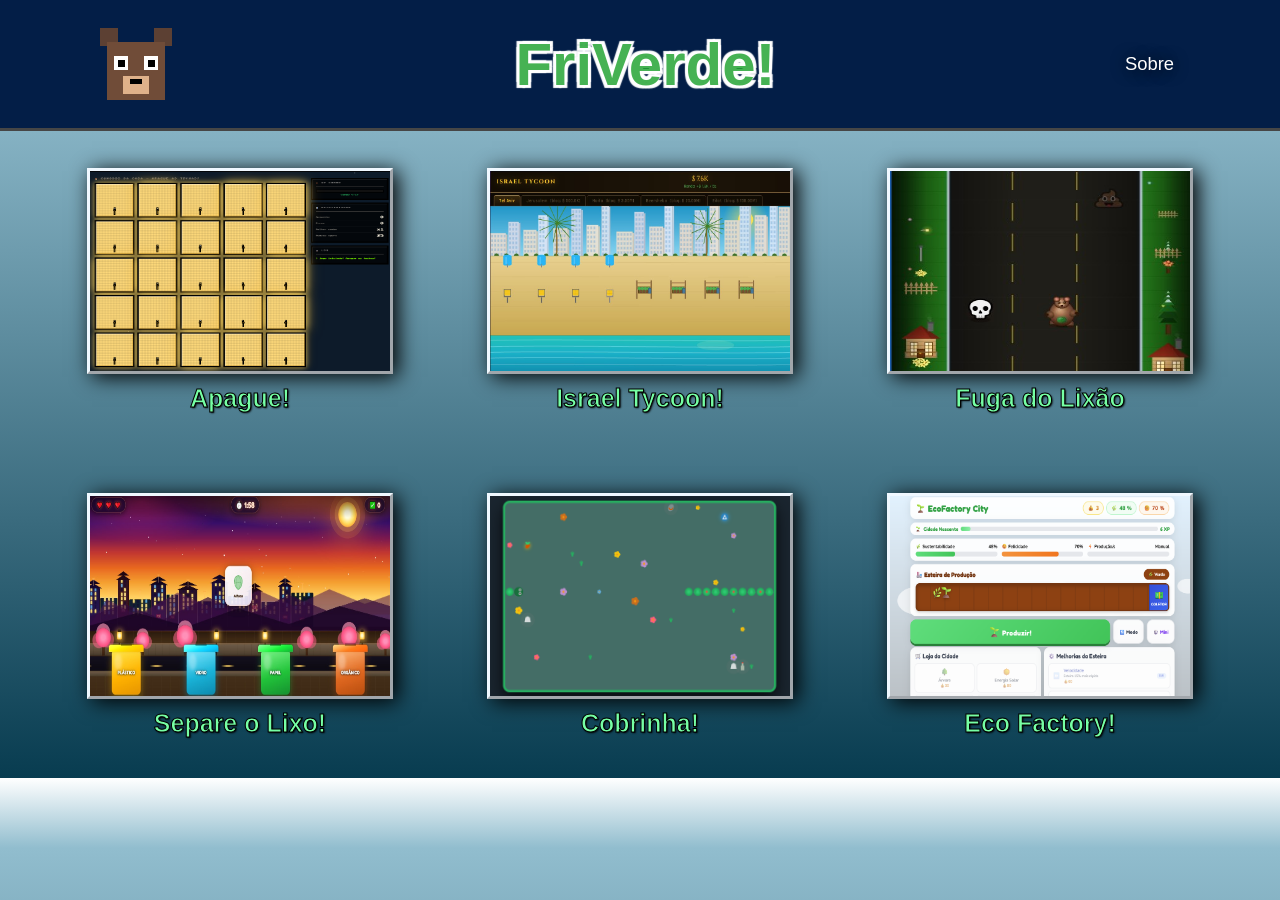
<file: index.html>
<!DOCTYPE html>
<html lang="pt-br">

<head>
    <meta charset="UTF-8">
    <meta name="viewport" content="width=device-width, initial-scale=1.0">
    <link rel="stylesheet" href="style.css">
    <title> Menu </title>
</head>

<body>

    <header>
        <nav class="topo">
            <div class="logo">
                <a href="index.html" class="link">
                    <div class="logo-container">
                        <div class="bear">
                            <div class="ear left"></div>
                            <div class="ear right"></div>
                            <div class="face">
                                <div class="eye left-eye">
                                    <div class="pupil"></div>
                                </div>
                                <div class="eye right-eye">
                                    <div class="pupil"></div>
                                </div>
                                <div class="muzzle">
                                    <div class="nose"></div>
                                </div>
                            </div>
                        </div>
                    </div>
                </a>
            </div>
            <div class="titulo">
                <h2>
                    FriVerde!
                </h2>
            </div>
            <div class="div-navegar">
                <ul class="navegar">
                    <li class="item">
                        <a href="sobre.html" class="link"> Sobre </a>
                    </li>
                </ul>
            </div>
        </nav>
    </header>
    <div class="principal">
        <div class="jogos">
            <ul class="jogo">
                <li>
                    <a href="Jogos/Apague!/infoluz.html" class="link">
                        <div>
                            <img src="Imagens/Apague!.png"
                                width="300px" height="200px" class="gameimage">
                        </div>
                        <div class="titulo-jogo">
                            <h3>Apague!</h3>
                        </div>
                    </a>
                </li>
                <li>
                    <a href="Jogos/Tycoon/infotycoon.html" class="link">
                        <div>
                            <img src="Imagens/Tycoon.jpg"
                                width="300px" height="200px" class="gameimage">
                        </div>
                        <div class="titulo-jogo">
                            <h3>Israel Tycoon!</h3>
                        </div>
                    </a>
                </li>
                <li>
                    <a href="Jogos/SubwaySurfers/infosubway.html" class="link">
                        <div>
                            <img src="Imagens/FugaLixao.jpg"
                                width="300px" height="200px" class="gameimage">
                        </div>
                        <div class="titulo-jogo">
                            <h3>Fuga do Lixão</h3>
                        </div>
                    </a>
                </li>
            </ul>
            <ul class="jogo">
                <li>
                    <a href="Jogos/Drag&Drop/inforecicla.html" class="link">
                        <div>
                            <img src="Imagens/Separe.jpg"
                                width="300px" height="200px" class="gameimage">
                        </div>
                        <div class="titulo-jogo">
                            <h3>Separe o Lixo!</h3>
                        </div>
                    </a>
                </li>
                <li>
                    <a href="Jogos/Cobrinha/infocobrinha.html" class="link">
                        <div>
                            <img src="Imagens/Cobrinha.png"
                                width="300px" height="200px" class="gameimage">
                        </div>
                        <div class="titulo-jogo">
                            <h3>Cobrinha!</h3>
                        </div>

                    </a>
                </li>
                <li>
                    <a href="Jogos/EcoFactory/infofactory.html" class="link">
                        <div><img src="Imagens/EcoFactory.png" width="300px" height="200px" class="gameimage"></div>
                        <div class="titulo-jogo">
                            <h3>Eco Factory! </h3>
                        </div>
                    </a>
                </li>
            </ul>
        </div>
    </div>
<script type="text/javascript">
        const pupils = document.querySelectorAll('.pupil');

        window.addEventListener('mousemove', (e) => {
            pupils.forEach((pupil) => {
                const rect = pupil.getBoundingClientRect();
                const pupilX = rect.left + rect.width / 2;
                const pupilY = rect.top + rect.height / 2;
                
                const angle = Math.atan2(e.clientY - pupilY, e.clientX - pupilX);
                
                const distance = 2; 
            
                const moveX = Math.round(Math.cos(angle) * distance);
                const moveY = Math.round(Math.sin(angle) * distance);
                
                pupil.style.transform = `translate(${moveX}px, ${moveY}px)`;
            });
        });
</script>
<footer>

</footer>

</body>

</html>
</file>
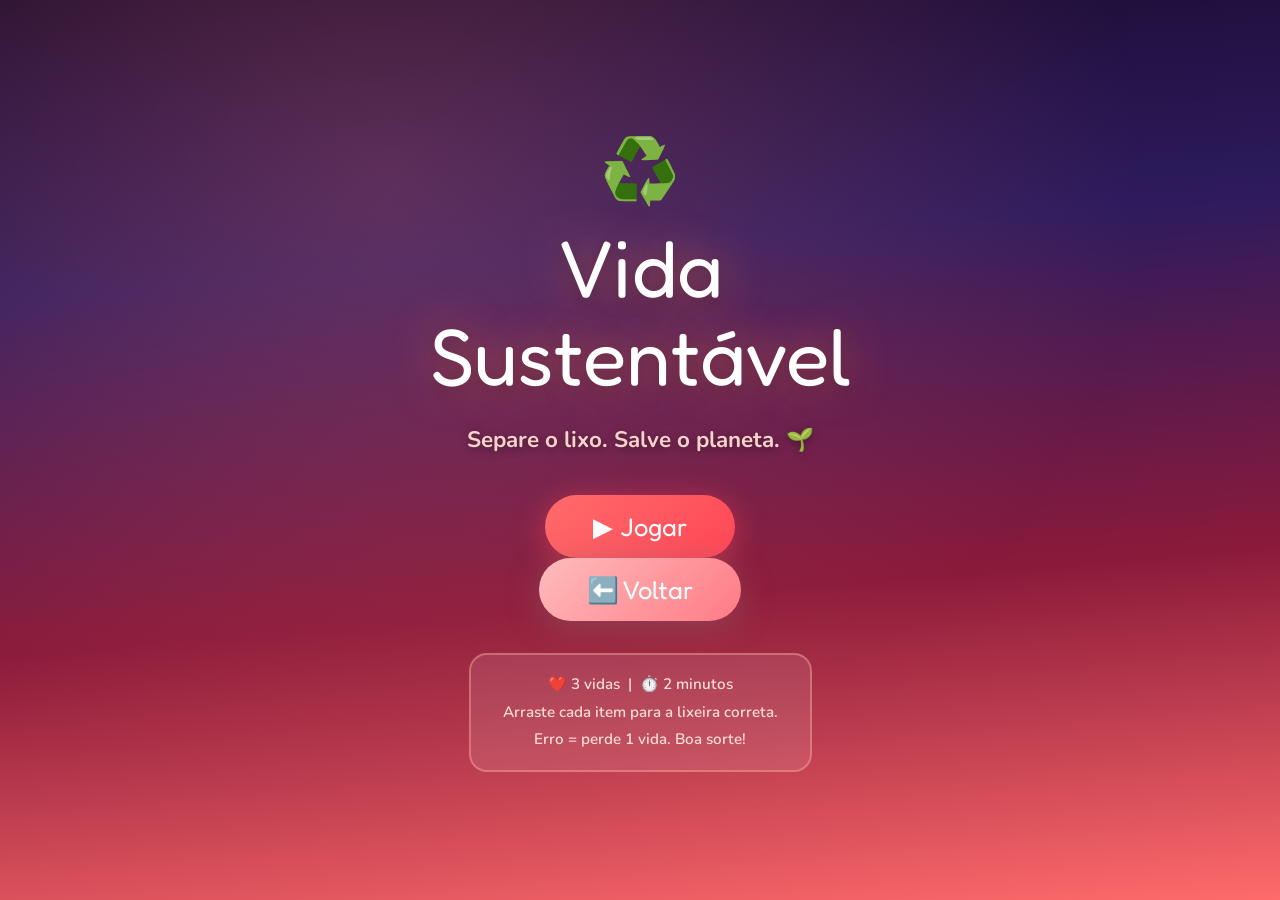
<file: Jogos/Drag&Drop/index.html>
<!DOCTYPE html>
<html lang="pt-BR">
<head>
  <meta charset="UTF-8">
  <meta name="viewport" content="width=device-width, initial-scale=1.0">
  <title>Drag and Drop</title>
  <link href="https://fonts.googleapis.com/css2?family=Fredoka+One&family=Nunito:wght@400;600;700;800&display=swap" rel="stylesheet">
  <link rel="stylesheet" href="jogo.css">
</head>
<body>
  <div id="startScreen" class="screen">
    <div style="font-size:4rem; margin-bottom:0.5rem;">♻️</div>
    <div class="logo">Vida<br>Sustentável</div>
    <div class="tagline">Separe o lixo. Salve o planeta. 🌱</div>
    <button class="btn-start" onclick="startGame()">▶ Jogar</button>
    <button class="btn-voltar" onclick="voltar()">⬅️ Voltar</button>
    <div class="rules-box">
      ❤️ 3 vidas &nbsp;|&nbsp; ⏱️ 2 minutos<br>
      Arraste cada item para a lixeira correta.<br>
      Erro = perde 1 vida. Boa sorte!
    </div>
  </div>
<!--tela-->
  <div id="gameScreen" class="screen hidden">

<!--cenario-->
    <div id="scene">
      <div class="sky"></div>
      <div class="sun"></div>
<!--nuvens-->
      <div class="cloud" style="width:100px;height:28px;top:8%;left:-120px;animation-duration:18s;animation-delay:0s;">
        <div style="position:absolute;width:55px;height:42px;background:rgba(255,255,255,0.9);border-radius:50%;top:-20px;left:15px;"></div>
        <div style="position:absolute;width:38px;height:32px;background:rgba(255,255,255,0.9);border-radius:50%;top:-14px;left:45px;"></div>
      </div>
      <div class="cloud" style="width:80px;height:22px;top:16%;left:-100px;animation-duration:24s;animation-delay:6s;">
        <div style="position:absolute;width:44px;height:34px;background:rgba(255,255,255,0.9);border-radius:50%;top:-16px;left:10px;"></div>
        <div style="position:absolute;width:30px;height:26px;background:rgba(255,255,255,0.9);border-radius:50%;top:-12px;left:38px;"></div>
      </div>
      <div class="cloud" style="width:120px;height:32px;top:5%;left:-140px;animation-duration:30s;animation-delay:12s;">
        <div style="position:absolute;width:65px;height:50px;background:rgba(255,255,255,0.9);border-radius:50%;top:-25px;left:20px;"></div>
        <div style="position:absolute;width:48px;height:38px;background:rgba(255,255,255,0.9);border-radius:50%;top:-18px;left:58px;"></div>
      </div>
<!--predios-->
      <div class="buildings" id="buildings"></div>
<!--chao -->
      <div class="ground-strip"></div>
      <div class="ground-tiles"></div>
      <div class="ground-glow"></div>
      <div class="sidewalk"></div>
      <div class="road">
        <div class="road-lines-container" id="roadLines"></div>
      </div>
      <div class="sidewalk2"></div>
<!--arvores e lanternas-->
    </div>
<!--base do jogo mostrar placar/oq tem q ser feito-->
    <div id="ui">
      <div class="ui-block" id="livesDisplay">❤️❤️❤️</div>
      <div class="ui-block" id="timerDisplay">⏱️ 2:00</div>
      <div class="ui-block" id="scoreDisplay">✅ 0</div>
    </div>
<!--spawn item-->
    <div id="spawnZone"></div>
<!--caçamba/lixei-->
    <div id="binsZone">
      <div class="bin-wrapper">
        <div class="bin bin-plastic" data-type="plastic" id="bin-plastic">
          <div class="bin-shine"></div>
          <div class="bin-inner">
            <span class="bin-name">PLÁSTICO</span>
          </div>
        </div>
      </div>
      <div class="bin-wrapper">
        <div class="bin bin-glass" data-type="glass" id="bin-glass">
          <div class="bin-shine"></div>
          <div class="bin-inner">
            <span class="bin-name">VIDRO</span>
          </div>
        </div>
      </div>
      <div class="bin-wrapper">
        <div class="bin bin-paper" data-type="paper" id="bin-paper">
          <div class="bin-shine"></div>
          <div class="bin-inner">
            <span class="bin-name">PAPEL</span>
          </div>
        </div>
      </div>
      <div class="bin-wrapper">
        <div class="bin bin-organic" data-type="organic" id="bin-organic">
          <div class="bin-shine"></div>
          <div class="bin-inner">
            <span class="bin-name">ORGÂNICO</span>
          </div>
        </div>
      </div>
    </div>
  </div>
<!--tela d perdeu kkkk, precisamos arrumar as mensagens geradas pelo chat ou deixar tbm, n terá tanta diferença-->
  <div id="gameOverScreen" class="screen hidden">
    <div class="go-icon" id="goIcon">🌍</div>
    <h1 id="goTitle">Fim de Jogo!</h1>
    <div class="score-final" id="goScore">Você separou 0 itens corretamente!</div>
    <div class="reflection" id="goReflection">
      Cada item descartado corretamente faz diferença.<br>
      O planeta agradece cada pequeno gesto seu! 🌱
    </div>
    <button class="btn-restart" onclick="startGame()">🔄 Jogar Novamente</button>
  </div>
  <script src="jogo.js"></script>
</body>
</html>
</file>
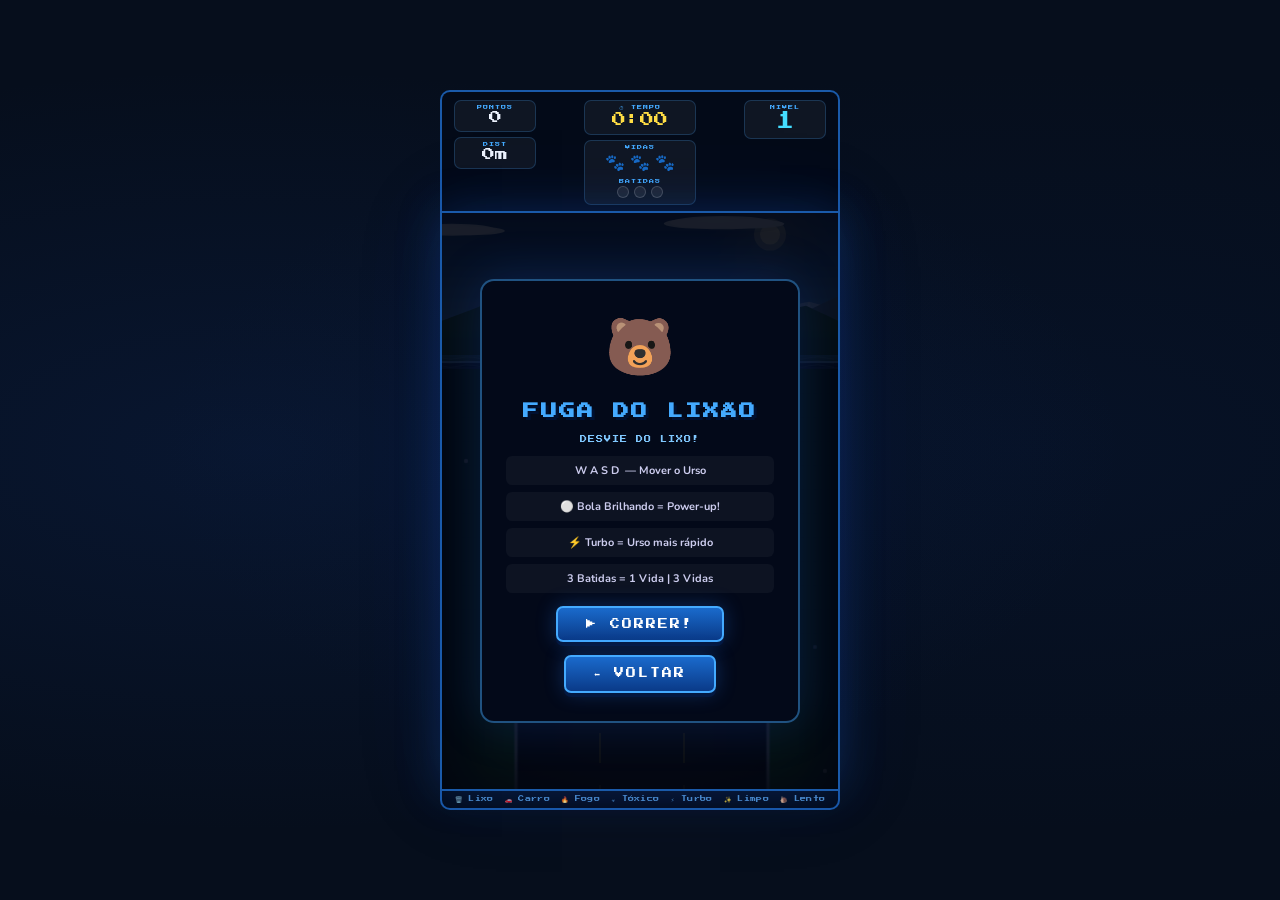
<file: Jogos/SubwaySurfers/index.html>
<!DOCTYPE html>
<html lang="pt-BR">
<head>
  <meta charset="UTF-8"/>
  <meta name="viewport" content="width=device-width, initial-scale=1.0"/>
  <title>Fuga do Lixão</title>
  <link rel="stylesheet" href="sub.css"/>
</head>
<body>
<div id="app">

  <div id="hud">
    <div class="hcol">
      <div class="hcard">
        <span class="hl">PONTOS</span>
        <span class="hv" id="h-score">0</span>
      </div>
      <div class="hcard">
        <span class="hl">DIST</span>
        <span class="hv" id="h-dist">0m</span>
      </div>
    </div>
    <div class="hcol center">
      <div class="hcard wide">
        <span class="hl">⏱ TEMPO</span>
        <span class="hv timer" id="h-timer">0:00</span>
      </div>
      <div class="hcard wide">
        <span class="hl">VIDAS</span>
        <div class="lrow">
          <span class="lf" id="lf0">🐾</span>
          <span class="lf" id="lf1">🐾</span>
          <span class="lf" id="lf2">🐾</span>
        </div>
        <span class="hl" style="margin-top:3px">BATIDAS</span>
        <div class="prow">
          <div class="pip" id="p0"></div>
          <div class="pip" id="p1"></div>
          <div class="pip" id="p2"></div>
        </div>
      </div>
    </div>
    <div class="hcol right">
      <div class="hcard">
        <span class="hl">NIVEL</span>
        <span class="hv spd" id="h-spd">1</span>
      </div>
      <div class="hcard pwcard" id="power-card" style="display:none">
        <span class="hl">PODER</span>
        <span class="hv power" id="h-power">--</span>
      </div>
    </div>
  </div>

  <div id="wrap">
    <canvas id="c"></canvas>
    <div id="flash"></div>
    <div id="toast"></div>

    <div class="ov show" id="ov-start">
      <div class="obg"></div>
      <div class="ocard">
        <div class="ohero">🐻</div>
        <h1 class="otitle">FUGA DO LIXÃO</h1>
        <p class="osub">DESVIE DO LIXO!</p>
        <div class="instrs">
          <div class="irow"><b>W A S D</b> — Mover o Urso</div>
          <div class="irow">⚪ Bola Brilhando = Power-up!</div>
          <div class="irow">⚡ Turbo = Urso mais rápido</div>
          <div class="irow">3 Batidas = 1 Vida | 3 Vidas</div>
        </div>
        <button class="obtn" id="btn-start">▶ CORRER!</button>
        <button class="obtn" id="btn-voltar">⬅️ VOLTAR</button>
      </div>
    </div>

    <div class="ov" id="ov-over">
      <div class="obg"></div>
      <div class="ocard">
        <div class="ohero">💀</div>
        <h1 class="otitle dead">FIM DE JOGO</h1>
        <div class="rgrid">
          <span class="rl">DISTÂNCIA</span><span class="rv" id="r-dist">0m</span>
          <span class="rl">TEMPO</span>    <span class="rv" id="r-time">0:00</span>
          <span class="rl">PONTUAÇÃO</span><span class="rv" id="r-score">0</span>
          <span class="rl">NÍVEL MAX</span><span class="rv" id="r-spd">1</span>
        </div>
        <button class="obtn" id="btn-restart">🔄 DE NOVO!</button>
        <button class="obtn" id="btn-voltar" onclick="comeback()">⬅️ VOLTAR</button>
      </div>
    </div>
  </div>

  <div id="legend">
    <span class="li">🗑️ Lixo</span>
    <span class="li">🚗 Carro</span>
    <span class="li">🔥 Fogo</span>
    <span class="li">☣️ Tóxico</span>
    <span class="li">⚡ Turbo</span>
    <span class="li">✨ Limpo</span>
    <span class="li">🐌 Lento</span>
  </div>

</div>
<script src="sub.js"></script>
</body>
</html>
</file>
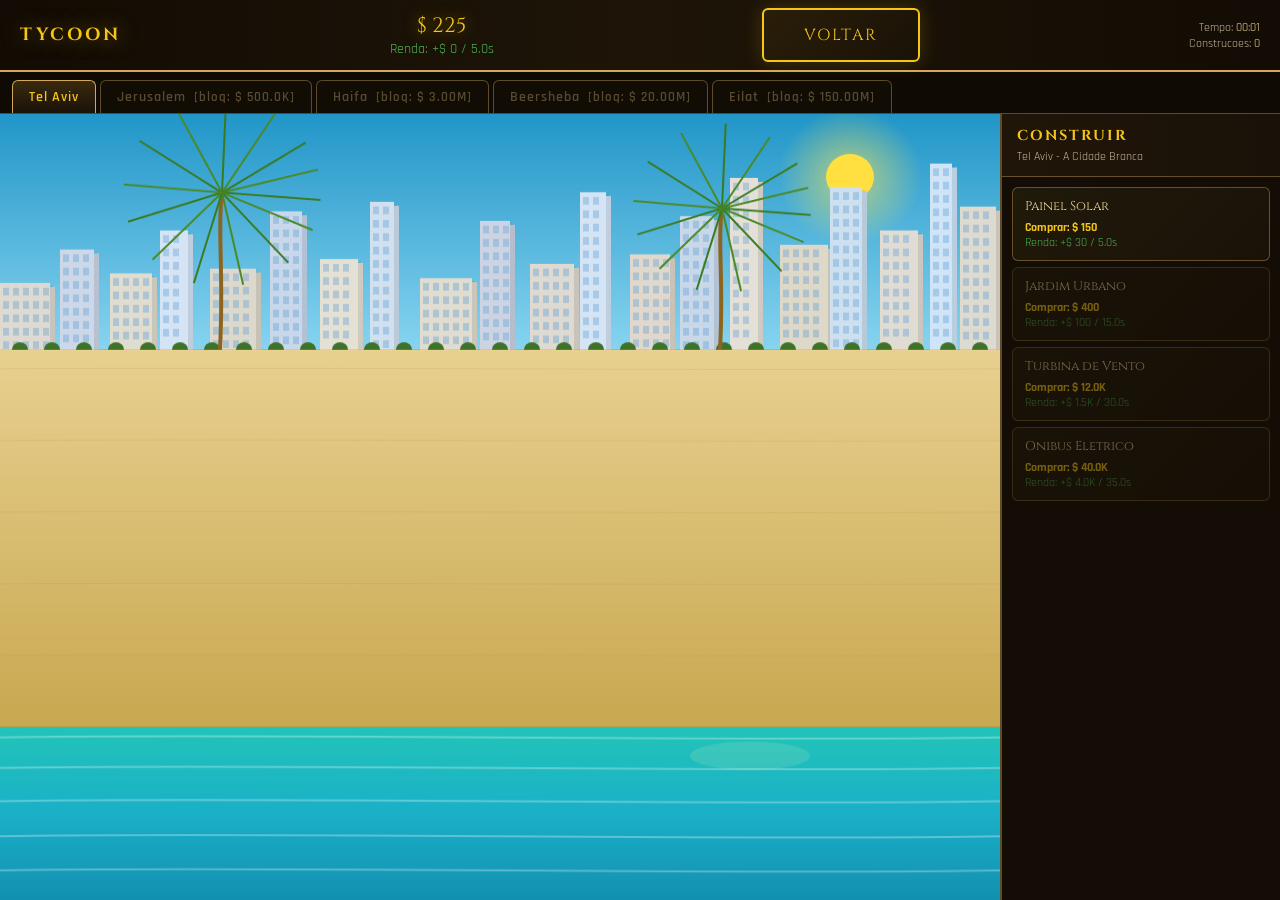
<file: Jogos/Tycoon/index.html>
<!DOCTYPE html>
<html lang="pt-BR">
<head>
<meta charset="UTF-8">
<meta name="viewport" content="width=device-width, initial-scale=1.0">
<link rel="stylesheet" href="style.css">

<title>TYCOON</title>
</head>
<body>

<!-- TOP BAR -->
<div id="topbar">
  <h1>TYCOON</h1>
  <div style="display:flex;flex-direction:column;align-items:center;">
    <div id="money-display">$ 0</div>
    <div id="income-display">Renda: +$ 0 / 5s</div>
  </div>
  <div style="display:flex;flex-direction:column;align-items:center;">
    <button id="win-voltar">VOLTAR</button>
  </div>

  <div style="font-size:0.78rem;color:var(--stone);text-align:right;">
    <div>Tempo: <span id="time-display" style="color:var(--sand-light);">00:00</span></div>
    <div>Construcoes: <span id="total-builds" style="color:var(--sand-light);">0</span></div>
  </div>
</div>

<!-- CITY TABS -->
<div id="city-tabs"></div>

<!-- MAIN -->
<div id="main">
  <div id="city-area">
    <canvas id="city-canvas"></canvas>
    <div id="locked-overlay"></div>
  </div>

  <div id="side-panel">
    <div id="panel-header">
      <h2>CONSTRUIR</h2>
      <p id="panel-city-name">Selecione uma construcao</p>
    </div>
    <div id="buildings-list"></div>

  </div>
</div>

<!-- NOTIFICACAO -->
<div id="notif"></div>

<!-- WIN SCREEN -->
<div id="win-screen">
  <div class="win-stars">&#9733; &#9733; &#9733;</div>
  <h1>TYCOON COMPLETO!</h1>
  <div class="win-subtitle">Todas as 5 cidades sustentaveis construidas</div>
  <div class="win-time" id="win-time-display"></div>
  <div class="win-cities" id="win-cities-list"></div>
  <div class="win-message">
    Voce <strong>transformou Israel</strong> em um modelo mundial de sustentabilidade.<br>
    Cada painel solar, jardim urbano e turbina de vento que voce construiu<br>
    contribuiu para um futuro mais verde e limpo para as proximas geracoes.<br><br>
    <strong>Obrigado por cuidar do nosso planeta.</strong>
  </div>
  <button id="win-restart">JOGAR NOVAMENTE</button>
  <button id="win-voltar">VOLTAR</button>
</div>
<script src="script.js"></script>
</body>
</html>
</file>
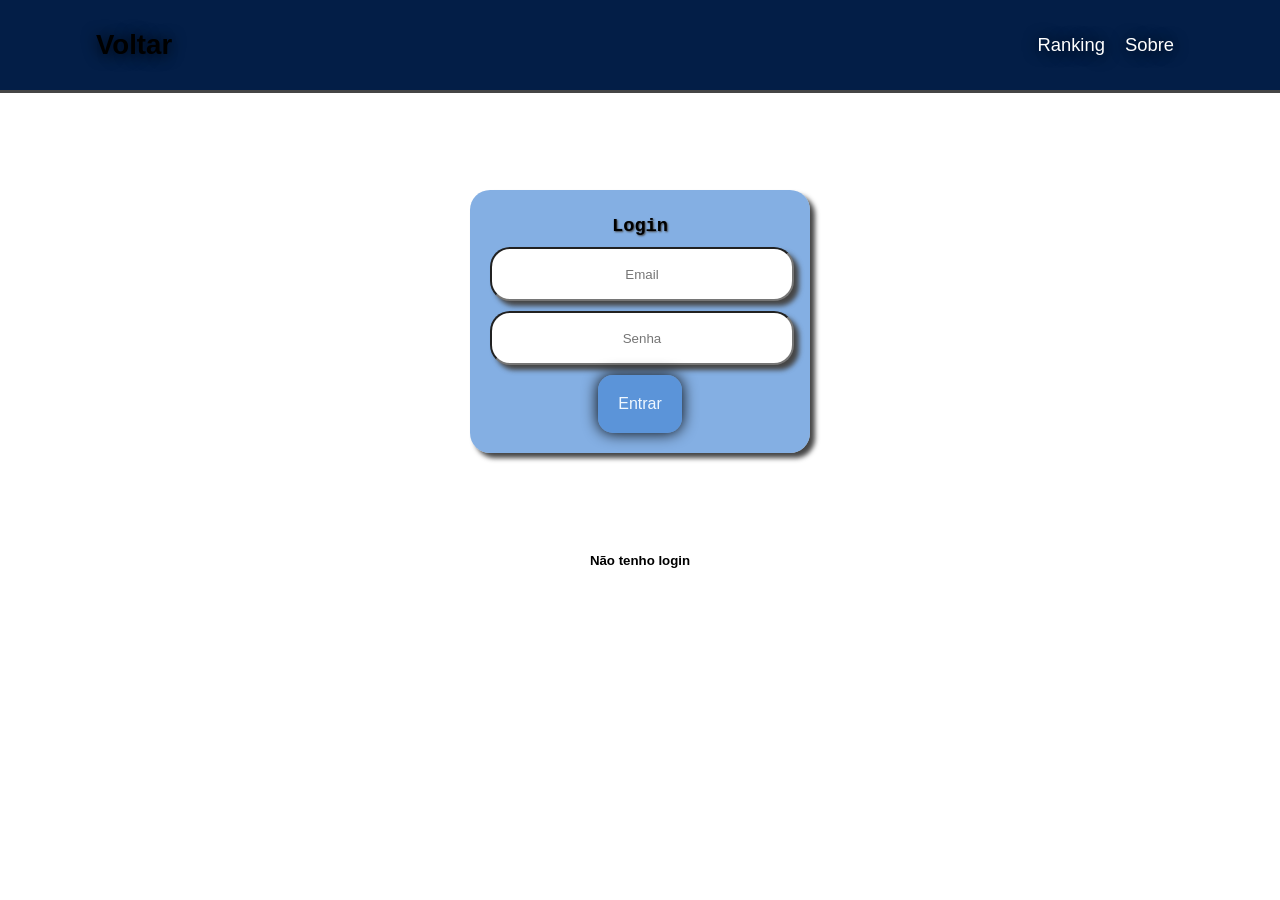
<file: login.html>
<!DOCTYPE html>
<html lang="pt-br">

<head>
    <meta charset="UTF-8">
    <meta name="viewport" content="width=device-width, initial-scale=1.0">
    <link rel="stylesheet" href="login.css">
    <title> Friv Ecologico </title>
</head>

<body>
    <header>
        <nav class="topo">
            <div class="logo">
                <a href="index.html" class="link">
                    <h1>Voltar</h1>
                </a>
            </div>
            <div class="navegar">
                <ul>
                    <li class="item">
                        <a href="ranking.html" class="link"> Ranking </a>
                    </li>
                    <li class="item">
                        <a href="sobre.html" class="link"> Sobre </a>
                    </li>
                </ul>
            </div>
        </nav>
    </header>
    <form>
        <h3>Login</h3>
        <input type="text" placeholder="Email">
        <input type="password" placeholder="Senha">
        <a class="btn" href="#">Entrar</a>
    </form>
    <a class="registro" href="#">
        <h5>Não tenho login</h5>
    </a>
</body>

</html>
</file>
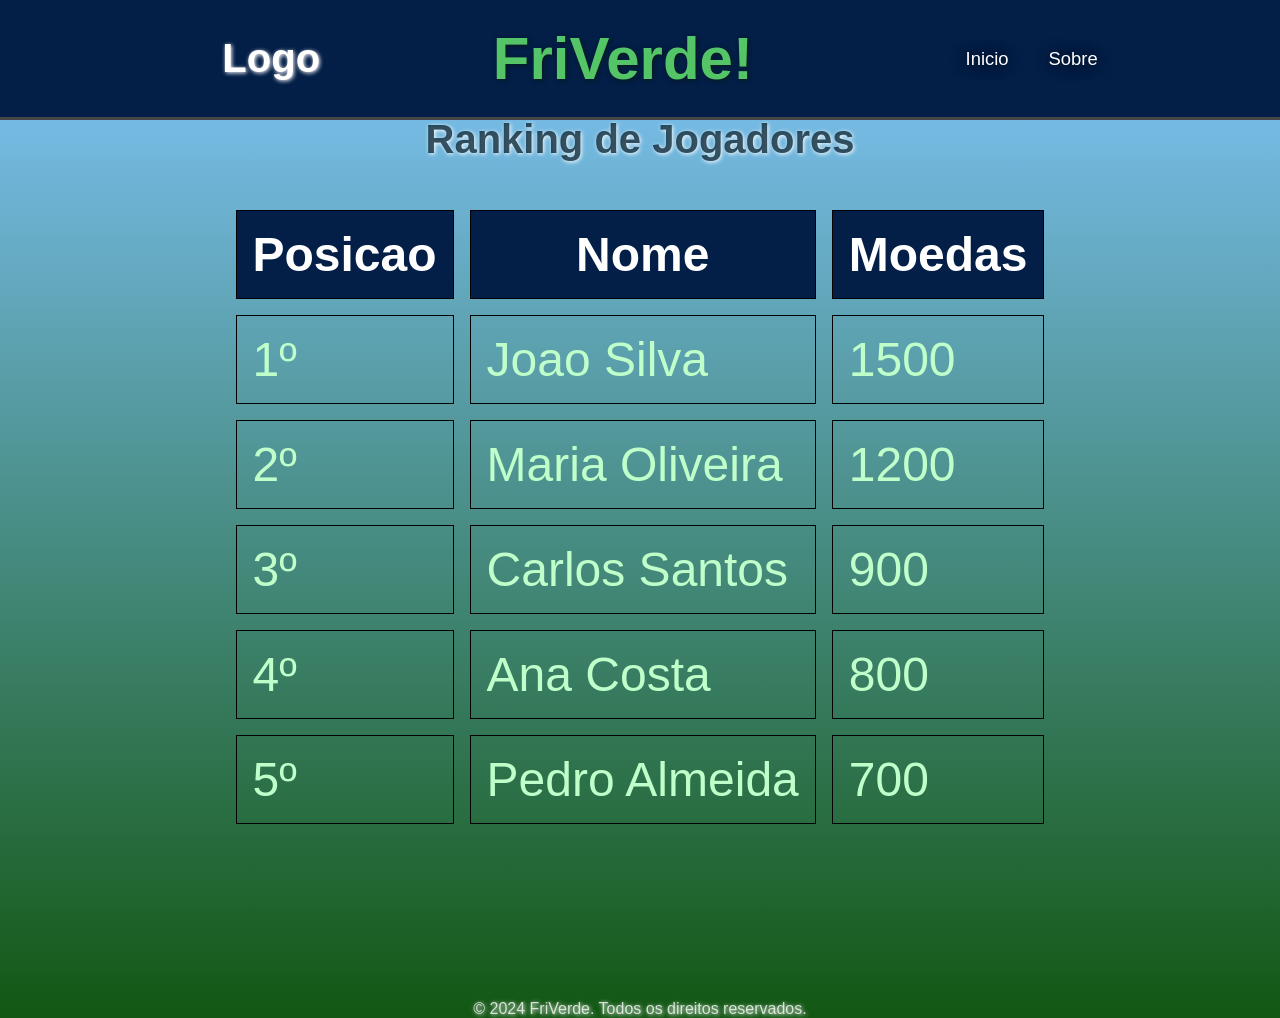
<file: ranking.html>
<!DOCTYPE html>
<html lang="pt-br">

<head>
    <meta charset="UTF-8">
    <meta name="viewport" content="width=device-width, initial-scale=1.0">
    <link rel="stylesheet" href="rank.css">
    <title> Ranking </title>
</head>

<body>
    <header>
        <nav class="topo">
            <div class="logo">
                <a href="index.html" class="link">
                    <h1>Logo</h1>
                </a>
            </div>
            <div class="titulo">
                <h2>
                    FriVerde!
                </h2>
            </div>
            <div class="div-navegar">
                <ul class="navegar">
                    <li class="item">
                        <a href="index.html" class="link"> Inicio </a>
                    </li> 
                    <li class="item">
                        <a href="sobre.html" class="link"> Sobre </a>
                    </li>
                </ul>
            </div>
        </nav>
    </header>
    <div class="principal">
        <div class="ranking">
            <h1>Ranking de Jogadores</h1>
            <table>
                <tr>
                    <th>Posicao</th>
                    <th>Nome</th>
                    <th>Moedas</th>
                </tr>
                <tr>
                    <td>1º</td>
                    <td>Joao Silva</td>
                    <td>1500</td>
                </tr>
                <tr>
                    <td>2º</td>
                    <td>Maria Oliveira</td>
                    <td>1200</td>
                </tr>
                <tr>
                    <td>3º</td>
                    <td>Carlos Santos</td>
                    <td>900</td>
                </tr>
                <tr>
                    <td>4º</td>
                    <td>Ana Costa</td>
                    <td>800</td>
                </tr>
                <tr>
                    <td>5º</td>
                    <td>Pedro Almeida</td>
                    <td>700</td>
                </tr>
            </table>
        </div>

    </div>
    <footer>
        <p>© 2024 FriVerde. Todos os direitos reservados.</p>
    </footer>
</body>

</html>
</file>
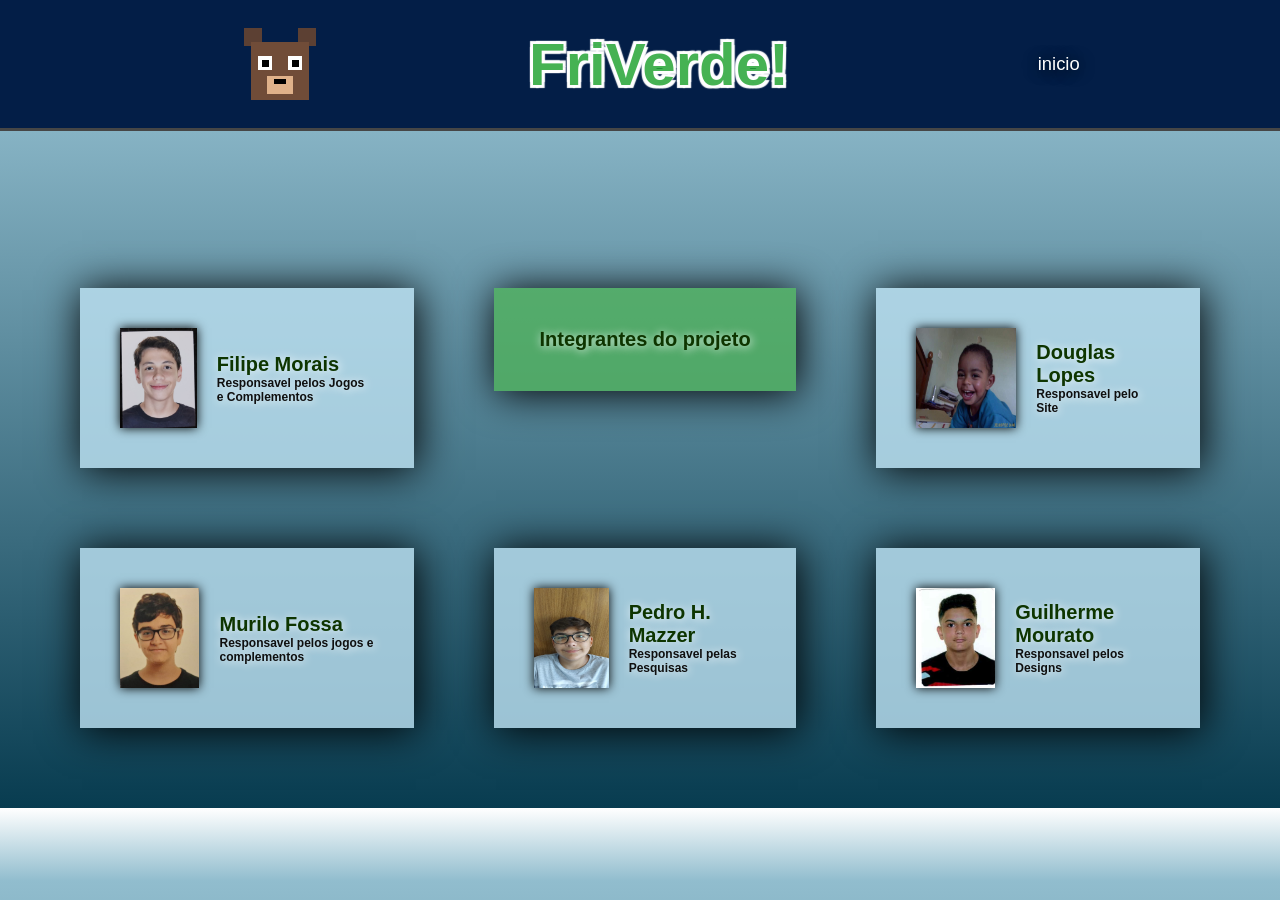
<file: sobre.html>
<!DOCTYPE html>
<html lang="pt-br">
<head>
    <meta charset="UTF-8">
    <meta name="viewport" content="width=device-width, initial-scale=1.0">
    <LINK rel="stylesheet" href="sobre.css">
    <title>Sobre</title>
</head>
<body>
    <header>
        <nav class="topo">
            <div class="logo">
                <a href="index.html" class="link">
                    <div class="logo-container">
                        <div class="bear">
                            <div class="ear left"></div>
                            <div class="ear right"></div>
                            <div class="face">
                                <div class="eye left-eye">
                                    <div class="pupil"></div>
                                </div>
                                <div class="eye right-eye">
                                    <div class="pupil"></div>
                                </div>
                                <div class="muzzle">
                                    <div class="nose"></div>
                                </div>
                            </div>
                        </div>
                    </div>
                </a>
            </div>
            <div class="titulo">
                <h2>
                    FriVerde!
                </h2>
            </div>
            <div class="div-navegar">
                <ul class="navegar">
                    <li class="item">
                        <a href="index.html" class="link"> inicio </a>
                    </li>
                </ul>
            </div>
        </nav>
    </header>

    <div class="principal">
        <div class="baloes">
            <table>
                <tr>
                    <td class="participante">
                        <div class="conteudo-balao">
                            <img src="Imagens/participantes/filipe.jpg">
                            <div>
                                <h4>Filipe Morais</h4>
                                <h6>Responsavel pelos Jogos e Complementos</h6>
                            </div>
                        </div>
                    </td>
                    <td class="balao-meio">
                        <div>
                            <h4>Integrantes do projeto</h4>
                        </div>
                    </td>
                    <td class="participante">
                        <div class="conteudo-balao">
                            <img src="Imagens/participantes/bebe.jpg">
                            <div>
                                <h4>Douglas Lopes</h4>
                                <h6>Responsavel pelo Site</h6>
                            </div>
                        </div>
                    </td>
                </tr>
                
                <tr>
                    <td class="participante">
                        <div class="conteudo-balao">
                                <img src="Imagens/participantes/murilao.jpg">
                            <div>
                                <h4>Murilo Fossa</h4>
                                <h6>Responsavel pelos jogos e complementos</h6>
                            </div>
                        </div>
                    </td>
                    <td class="participante">
                        <div class="conteudo-balao">
                            <img src="Imagens/participantes/phmazzer.jpg">
                            <div>
                                <h4>Pedro H. Mazzer</h4>
                                <h6>Responsavel pelas Pesquisas</h6>
                            </div>
                        </div>
                    </td>
                    <td class="participante">
                        <div class="conteudo-balao">
                            <img src="Imagens/participantes/mourato.jpg">
                            <div>
                                <h4>Guilherme Mourato</h4>
                                <h6>Responsavel pelos Designs</h6>
                            </div>
                        </div>
                    </td>
                </tr>
            </table>
        </div>
    </div>
        <script>
        const pupils = document.querySelectorAll('.pupil');

        window.addEventListener('mousemove', (e) => {
            pupils.forEach((pupil) => {
                const rect = pupil.getBoundingClientRect();
                const pupilX = rect.left + rect.width / 2;
                const pupilY = rect.top + rect.height / 2;
                
                const angle = Math.atan2(e.clientY - pupilY, e.clientX - pupilX);
                
                const distance = 2; 
            
                const moveX = Math.round(Math.cos(angle) * distance);
                const moveY = Math.round(Math.sin(angle) * distance);
                
                pupil.style.transform = `translate(${moveX}px, ${moveY}px)`;
            });
        });
    </script>

</body>
</html>
</file>
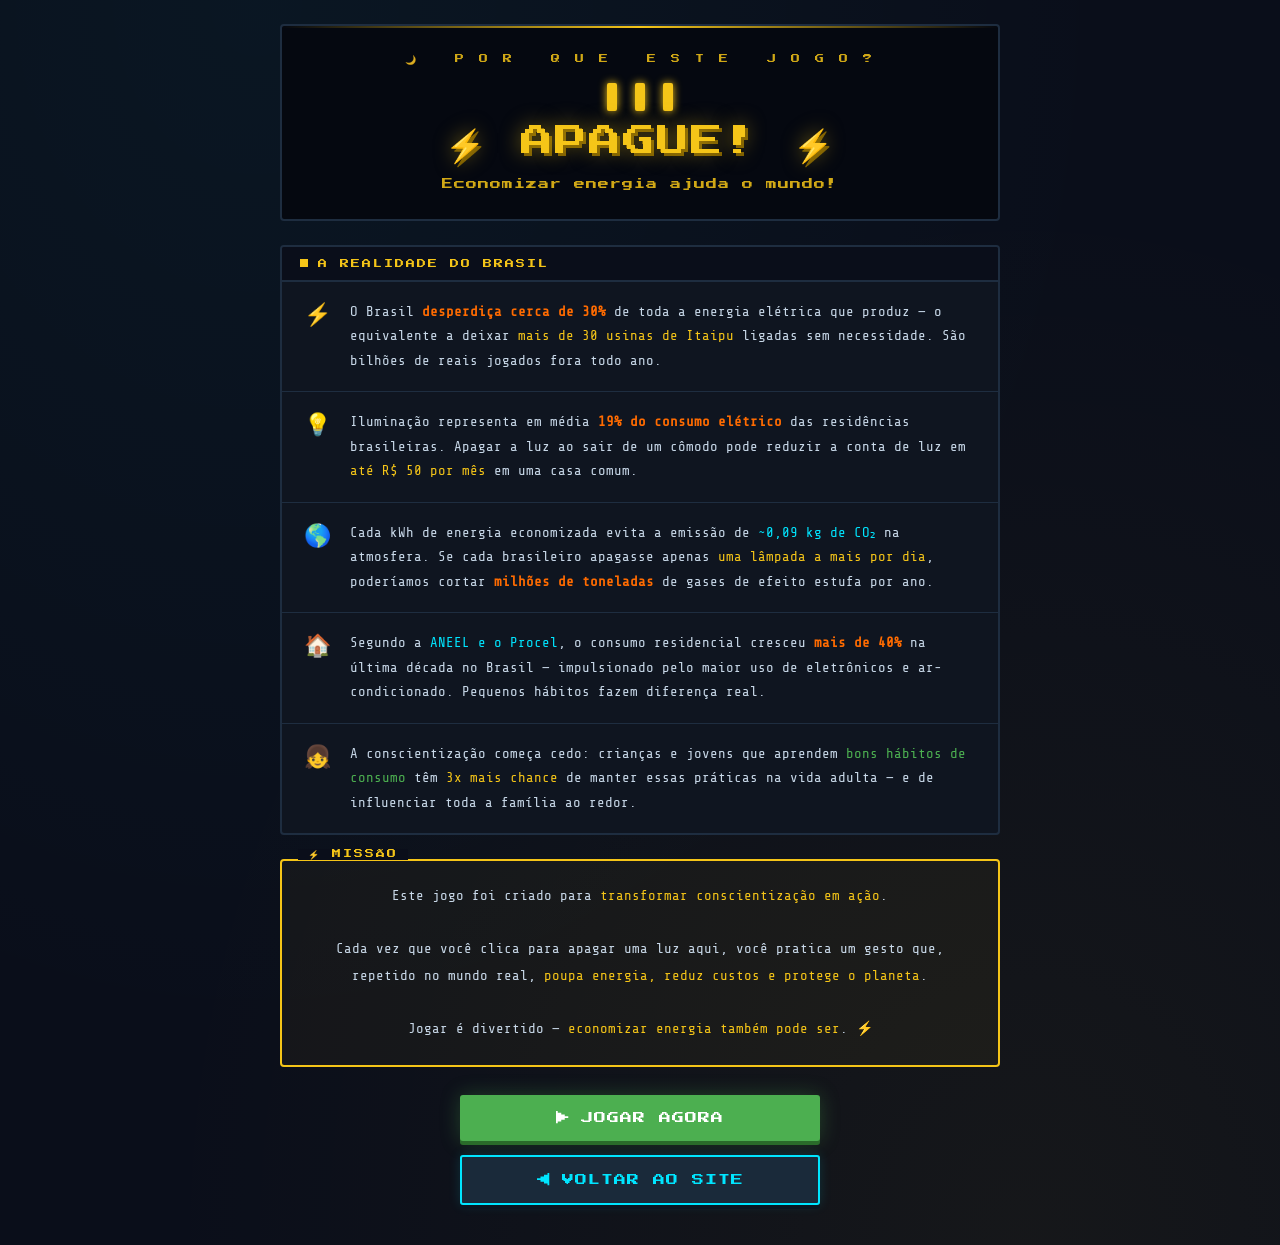
<file: Jogos/Apague!/infoluz.html>
<!DOCTYPE html>
<html lang="pt-BR">
<head>
<meta charset="UTF-8">
<meta name="viewport" content="width=device-width, initial-scale=1.0">
<title>APAGUE! — Por que este jogo existe?</title>
<style>
  @import url('https://fonts.googleapis.com/css2?family=Press+Start+2P&family=Share+Tech+Mono&display=swap');

  :root {
    --bg: #0a0e1a;
    --panel: #0f1520;
    --border: #1e2d40;
    --yellow: #f5c518;
    --orange: #ff6b00;
    --green: #4caf50;
    --cyan: #00e5ff;
    --red: #ff3b3b;
    --text: #c8d8e8;
    --dim: #607080;
  }

  * { margin: 0; padding: 0; box-sizing: border-box; }

  body {
    background: var(--bg);
    color: var(--text);
    font-family: 'Share Tech Mono', monospace;
    min-height: 100vh;
    display: flex;
    flex-direction: column;
    align-items: center;
    padding: 24px 16px 40px;
    background-image:
      radial-gradient(ellipse at 20% 0%, rgba(0,229,255,0.04) 0%, transparent 60%),
      radial-gradient(ellipse at 80% 100%, rgba(245,197,24,0.05) 0%, transparent 60%);
  }

  /* ── HEADER ── */
  .header {
    width: 100%;
    max-width: 720px;
    background: #050810;
    border: 2px solid var(--border);
    border-radius: 4px;
    padding: 28px 24px 24px;
    text-align: center;
    position: relative;
    margin-bottom: 24px;
    overflow: hidden;
  }

  .header::before {
    content: '';
    position: absolute;
    top: 0; left: 0; right: 0;
    height: 2px;
    background: linear-gradient(90deg, transparent, var(--yellow), transparent);
    animation: scanline 3s linear infinite;
  }

  @keyframes scanline {
    0%   { opacity: 0.3; }
    50%  { opacity: 1; }
    100% { opacity: 0.3; }
  }

  .mode-badge {
    font-family: 'Press Start 2P', monospace;
    font-size: 9px;
    color: var(--yellow);
    letter-spacing: 3px;
    margin-bottom: 18px;
    display: block;
    opacity: 0.85;
  }

  .bulbs {
    display: flex;
    justify-content: center;
    gap: 18px;
    margin-bottom: 14px;
  }

  .bulb {
    width: 10px;
    height: 28px;
    background: var(--yellow);
    border-radius: 2px;
    box-shadow: 0 0 8px var(--yellow);
    animation: flicker 2s ease-in-out infinite;
  }
  .bulb:nth-child(2) { animation-delay: 0.4s; }
  .bulb:nth-child(3) { animation-delay: 0.8s; }

  @keyframes flicker {
    0%,100% { opacity: 1; box-shadow: 0 0 8px var(--yellow); }
    50%      { opacity: 0.6; box-shadow: 0 0 3px var(--yellow); }
  }

  .title {
    font-family: 'Press Start 2P', monospace;
    font-size: clamp(22px, 5vw, 32px);
    color: var(--yellow);
    text-shadow: 0 0 20px rgba(245,197,24,0.5), 3px 3px 0 #7a5c00;
    letter-spacing: 2px;
    margin-bottom: 10px;
  }

  .subtitle {
    font-family: 'Press Start 2P', monospace;
    font-size: clamp(9px, 2vw, 11px);
    color: var(--yellow);
    opacity: 0.85;
    letter-spacing: 1px;
    line-height: 1.8;
  }

  /* ── INTRO CARD ── */
  .card {
    width: 100%;
    max-width: 720px;
    background: var(--panel);
    border: 2px solid var(--border);
    border-radius: 4px;
    margin-bottom: 24px;
    overflow: hidden;
  }

  .card-header {
    background: #0a0e1a;
    border-bottom: 2px solid var(--border);
    padding: 12px 18px;
    display: flex;
    align-items: center;
    gap: 10px;
  }

  .card-header .pixel-dot {
    width: 8px;
    height: 8px;
    background: var(--yellow);
    display: inline-block;
    flex-shrink: 0;
  }

  .card-header span {
    font-family: 'Press Start 2P', monospace;
    font-size: 9px;
    color: var(--yellow);
    letter-spacing: 2px;
  }

  /* ── STAT ROWS ── */
  .stat-row {
    display: flex;
    align-items: flex-start;
    gap: 16px;
    padding: 18px 18px;
    border-bottom: 1px solid var(--border);
    transition: background 0.15s;
  }

  .stat-row:last-child { border-bottom: none; }
  .stat-row:hover { background: rgba(245,197,24,0.03); }

  .stat-icon {
    font-size: 22px;
    flex-shrink: 0;
    width: 34px;
    text-align: center;
    margin-top: 2px;
  }

  .stat-text {
    font-family: 'Share Tech Mono', monospace;
    font-size: clamp(12px, 2.2vw, 14px);
    line-height: 1.75;
    color: var(--text);
  }

  .stat-text .hi { color: var(--orange); font-weight: bold; }
  .stat-text .yi { color: var(--yellow); }
  .stat-text .ci { color: var(--cyan); }
  .stat-text .ri { color: var(--red); }
  .stat-text .gi { color: var(--green); }

  /* ── MISSION BOX ── */
  .mission-box {
    width: 100%;
    max-width: 720px;
    border: 2px solid var(--yellow);
    border-radius: 4px;
    padding: 22px 20px;
    margin-bottom: 28px;
    position: relative;
    background: rgba(245,197,24,0.04);
  }

  .mission-box::before {
    content: '⚡ MISSÃO';
    position: absolute;
    top: -12px;
    left: 16px;
    background: var(--bg);
    padding: 0 10px;
    font-family: 'Press Start 2P', monospace;
    font-size: 9px;
    color: var(--yellow);
    letter-spacing: 2px;
  }

  .mission-text {
    font-family: 'Share Tech Mono', monospace;
    font-size: clamp(12px, 2.2vw, 14px);
    line-height: 1.9;
    color: var(--text);
    text-align: center;
  }

  .mission-text strong {
    color: var(--yellow);
    font-weight: normal;
  }

  /* ── BUTTONS ── */
  .btn-row {
    display: flex;
    flex-direction: column;
    align-items: center;
    gap: 14px;
    width: 100%;
    max-width: 720px;
  }

  .btn {
    display: flex;
    align-items: center;
    justify-content: center;
    gap: 10px;
    width: 100%;
    max-width: 360px;
    padding: 16px 24px;
    border: none;
    border-radius: 3px;
    cursor: pointer;
    font-family: 'Press Start 2P', monospace;
    font-size: clamp(10px, 2vw, 12px);
    letter-spacing: 1px;
    transition: transform 0.08s, filter 0.1s;
    text-decoration: none;
    text-align: center;
  }

  .btn:active { transform: scale(0.97); }

  .btn-next {
    background: var(--green);
    color: #fff;
    box-shadow: 0 4px 0 #2a6b2a, 0 0 20px rgba(76,175,80,0.3);
  }
  .btn-next:hover { filter: brightness(1.1); box-shadow: 0 4px 0 #2a6b2a, 0 0 30px rgba(76,175,80,0.5); }

  .btn-back {
    background: #1a2a3a;
    color: var(--cyan);
    border: 2px solid var(--cyan);
    box-shadow: 0 4px 0 #0a1520, 0 0 12px rgba(0,229,255,0.15);
  }
  .btn-back:hover { filter: brightness(1.1); background: rgba(0,229,255,0.08); }

  /* pixel arrows */
  .arrow { font-size: 14px; }
</style>
</head>
<body>

<!-- HEADER -->
<div class="header">
  <span class="mode-badge">🌙 &nbsp; P O R &nbsp; Q U E &nbsp; E S T E &nbsp; J O G O ?</span>
  <div class="bulbs">
    <div class="bulb"></div>
    <div class="bulb"></div>
    <div class="bulb"></div>
  </div>
  <div class="title">⚡ APAGUE! ⚡</div>
  <div class="subtitle">Economizar energia ajuda o mundo!</div>
</div>

<!-- DADOS CARD -->
<div class="card">
  <div class="card-header">
    <span class="pixel-dot"></span>
    <span>A REALIDADE DO BRASIL</span>
  </div>

  <div class="stat-row">
    <div class="stat-icon">⚡</div>
    <div class="stat-text">
      O Brasil <span class="hi">desperdiça cerca de 30%</span> de toda a energia elétrica que produz — o equivalente a deixar
      <span class="yi">mais de 30 usinas de Itaipu</span> ligadas sem necessidade. São bilhões de reais jogados fora todo ano.
    </div>
  </div>

  <div class="stat-row">
    <div class="stat-icon">💡</div>
    <div class="stat-text">
      Iluminação representa em média <span class="hi">19% do consumo elétrico</span> das residências brasileiras.
      Apagar a luz ao sair de um cômodo pode reduzir a conta de luz em <span class="yi">até R$ 50 por mês</span> em uma casa comum.
    </div>
  </div>

  <div class="stat-row">
    <div class="stat-icon">🌎</div>
    <div class="stat-text">
      Cada kWh de energia economizada evita a emissão de <span class="ci">~0,09 kg de CO₂</span> na atmosfera.
      Se cada brasileiro apagasse apenas <span class="yi">uma lâmpada a mais por dia</span>, poderíamos cortar
      <span class="hi">milhões de toneladas</span> de gases de efeito estufa por ano.
    </div>
  </div>

  <div class="stat-row">
    <div class="stat-icon">🏠</div>
    <div class="stat-text">
      Segundo a <span class="ci">ANEEL e o Procel</span>, o consumo residencial cresceu <span class="hi">mais de 40%</span>
      na última década no Brasil — impulsionado pelo maior uso de eletrônicos e ar-condicionado.
      Pequenos hábitos fazem diferença real.
    </div>
  </div>

  <div class="stat-row">
    <div class="stat-icon">👧</div>
    <div class="stat-text">
      A conscientização começa cedo: crianças e jovens que aprendem <span class="gi">bons hábitos de consumo</span>
      têm <span class="yi">3x mais chance</span> de manter essas práticas na vida adulta — e de influenciar
      toda a família ao redor.
    </div>
  </div>
</div>

<!-- MISSÃO -->
<div class="mission-box">
  <p class="mission-text">
    Este jogo foi criado para <strong>transformar conscientização em ação</strong>.<br><br>
    Cada vez que você clica para apagar uma luz aqui, você pratica um gesto que,
    repetido no mundo real, <strong>poupa energia, reduz custos e protege o planeta</strong>.<br><br>
    Jogar é divertido — <strong>economizar energia também pode ser</strong>. ⚡
  </p>
</div>

<!-- BOTÕES -->
<div class="btn-row">
  <a href="luz.html" class="btn btn-next">
    <span class="arrow">▶</span> JOGAR AGORA
  </a>
  <a href="../../index.html" class="btn btn-back">
    <span class="arrow">◀</span> VOLTAR AO SITE
  </a>
</div>

</body>
</html>
</file>
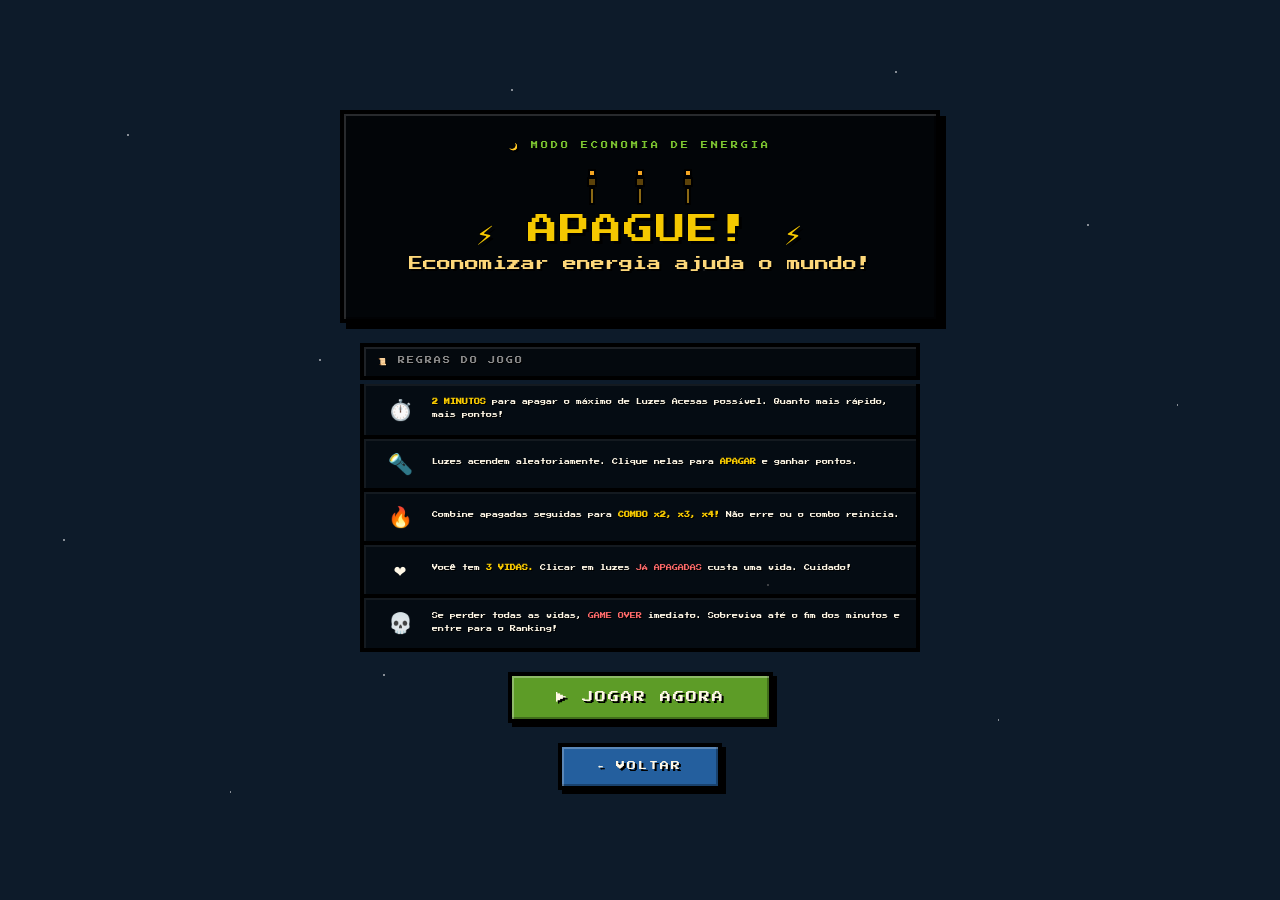
<file: Jogos/Apague!/luz.html>
<!DOCTYPE html>
<html lang="pt-BR">
<head>
  <meta charset="UTF-8">
  <meta name="viewport" content="width=device-width, initial-scale=1.0">
  <title>Apague!</title>
  <script src="luzes.js"></script>
  <link rel="preconnect" href="https://fonts.googleapis.com">
  <link rel="stylesheet" href="luzes.css">
  <link href="https://fonts.googleapis.com/css2?family=Press+Start+2P&display=swap" rel="stylesheet">
</head>
<body>
  <div id="start" class="screen active">

    <div class="mc-title-block">
      <div class="mc-eyebrow">🌙 MODO ECONOMIA DE ENERGIA</div>

      <div class="torches-row">
        <div class="torch-anim">
          <div class="t-flame"></div>
          <div class="t-top"></div>
          <div class="t-body"></div>
        </div>
        <div class="torch-anim">
          <div class="t-flame"></div>
          <div class="t-top"></div>
          <div class="t-body"></div>
        </div>
        <div class="torch-anim">
          <div class="t-flame"></div>
          <div class="t-top"></div>
          <div class="t-body"></div>
        </div>
      </div>

      <div class="mc-title">⚡ APAGUE! ⚡</div>
      <div class="mc-title-sub">Economizar energia ajuda o mundo!</div>
    </div>

    <div class="mc-rules">
      <div class="mc-rules-title">📜 REGRAS DO JOGO</div>

      <div class="rule-row">
        <div class="rule-icon">⏱️</div>
        <div class="rule-text">
          <strong>2 MINUTOS</strong> para apagar o máximo de Luzes Acesas possível.
          Quanto mais rápido, mais pontos!
        </div>
      </div>

      <div class="rule-row">
        <div class="rule-icon">🔦</div>
        <div class="rule-text">
          Luzes acendem aleatoriamente. Clique nelas para
          <strong>APAGAR</strong> e ganhar pontos.
        </div>
      </div>

      <div class="rule-row">
        <div class="rule-icon">🔥</div>
        <div class="rule-text">
          Combine apagadas seguidas para
          <strong>COMBO x2, x3, x4!</strong> Não erre ou o combo reinicia.
        </div>
      </div>

      <div class="rule-row">
        <div class="rule-icon">❤️</div>
        <div class="rule-text">
          Você tem <strong>3 VIDAS.</strong> Clicar em luzes
          <span class="bad">JÁ APAGADAS</span> custa uma vida. Cuidado!
        </div>
      </div>

      <div class="rule-row">
        <div class="rule-icon">💀</div>
        <div class="rule-text">
          Se perder todas as vidas, <span class="bad">GAME OVER</span> imediato.
          Sobreviva até o fim dos minutos e entre para o Ranking!
        </div>
      </div>
    </div>

    <button class="btn-start" id="btn-start">▶ JOGAR AGORA</button>
    <button class="btn-voltar" id="btn-voltar">⬅️ VOLTAR</button>
  </div>

  <div id="game" class="screen">

    <div class="hud">
      <div class="hud-block">
        <div class="hud-lbl">⏱ Tempo</div>
        <div class="hud-val" id="hud-time">2:00</div>
      </div>
      <div class="hud-block">
        <div class="hud-lbl">⭐ Pontos</div>
        <div class="hud-val" id="hud-score">0</div>
      </div>
      <div class="hud-block">
        <div class="hud-lbl">❤️ Vidas</div>
        <div class="hud-val">
          <div class="lives-row" id="lives-row">
            <div class="life" id="life-0"></div>
            <div class="life" id="life-1"></div>
            <div class="life" id="life-2"></div>
          </div>
        </div>
      </div>
      <div class="hud-block">
        <div class="hud-lbl">⚡ Combo</div>
        <div class="hud-val combo-hud" id="hud-combo">x1</div>
      </div>
    </div>

    <div class="time-bar-track">
      <div id="time-bar"></div>
    </div>

    <div class="game-body">

      <div class="grid-wrap">
        <div class="grid-label">🏠 Cômodos da casa — apague as tochas!</div>
        <div id="grid"></div>
      </div>

      <div class="sidebar">

        <div class="mc-panel">
          <div class="mc-panel-title">⚡ XP Combo</div>
          <div class="xp-bar-wrap">
            <div id="xp-bar"></div>
          </div>
          <div class="xp-label" id="xp-label">COMBO 0/10</div>
        </div>

        <div class="mc-panel">
          <div class="mc-panel-title">📊 Estatísticas</div>
          <div class="stat-row">
            <span class="stat-k">Apagadas</span>
            <span class="stat-v" id="stat-off">0</span>
          </div>
          <div class="stat-row">
            <span class="stat-k">Erros</span>
            <span class="stat-v" id="stat-err">0</span>
          </div>
          <div class="stat-row">
            <span class="stat-k">Melhor combo</span>
            <span class="stat-v" id="stat-best">x1</span>
          </div>
          <div class="stat-row">
            <span class="stat-k">Acesas agora</span>
            <span class="stat-v" id="stat-on">0</span>
          </div>
        </div>

        <div class="mc-panel">
          <div class="mc-panel-title">📋 Log</div>
          <div id="log"></div>
        </div>

      </div>
    </div>
  </div>

  <div id="over" class="screen">
    <div class="over-panel">
      <div class="mob-face" id="over-mob">💀</div>
      <div class="over-verdict" id="over-verdict">GAME OVER</div>
      <div class="over-title" id="over-title">Você foi derrotado!</div>
      <div class="over-score" id="over-score">0</div>
      <div class="over-score-label">PONTOS TOTAIS</div>

      <div class="over-stats-grid">
        <div class="over-stat">
          <div class="os-label">APAGADAS</div>
          <div class="os-val" id="fin-off">0</div>
        </div>
        <div class="over-stat">
          <div class="os-label">ERROS</div>
          <div class="os-val" id="fin-err">0</div>
        </div>
        <div class="over-stat">
          <div class="os-label">MELHOR COMBO</div>
          <div class="os-val" id="fin-combo">x1</div>
        </div>
        <div class="over-stat">
          <div class="os-label">PRECISÃO</div>
          <div class="os-val" id="fin-acc">0%</div>
        </div>
      </div>

      <div class="energy-note" id="energy-note">
        Cada luz apagada conta. Continue economizando!
      </div>

      <button class="btn-restart" id="btn-restart">🔄 JOGAR DE NOVO</button>
      <button class="btn-voltar" id="btn-voltar">⬅️ VOLTAR</button>
    </div>
  </div>
</body>
</html>
</file>
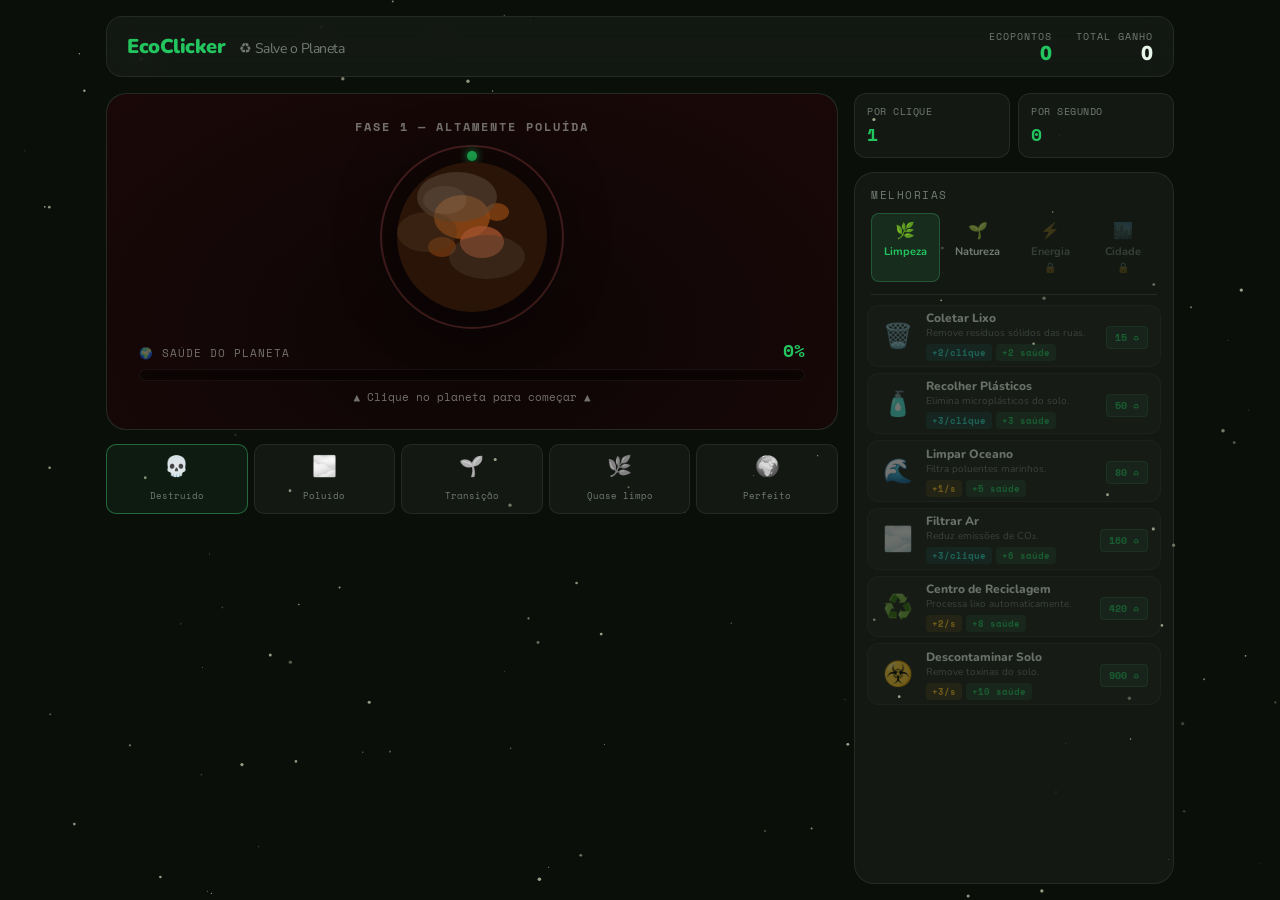
<file: Jogos/Clicker/eco-clicker.html>
<!DOCTYPE html>
<html lang="pt-BR">
<head>
<meta charset="UTF-8">
<meta name="viewport" content="width=device-width, initial-scale=1.0">
<title>EcoClicker — Salve o Planeta</title>
<link href="https://fonts.googleapis.com/css2?family=Space+Mono:wght@400;700&family=Nunito:wght@400;600;700;800;900&display=swap" rel="stylesheet">
<style>
:root {
  --green: #4ade80; --teal: #2dd4bf; --amber: #fbbf24; --red: #f87171;
  --eco: #22c55e; --bg: #0a0f0a;
  --surface: rgba(255,255,255,0.04);
  --border: rgba(255,255,255,0.08);
  --text: #e8f5e9;
  --muted: rgba(232,245,233,0.45);
  --font-display: 'Nunito', sans-serif;
  --font-mono: 'Space Mono', monospace;
}
*, *::before, *::after { box-sizing: border-box; margin: 0; padding: 0; }
html { height: 100%; }
body { font-family: var(--font-display); background: var(--bg); color: var(--text); min-height: 100vh; overflow-x: hidden; display: flex; flex-direction: column; }

#stars-canvas { position: fixed; top: 0; left: 0; width: 100%; height: 100%; pointer-events: none; z-index: 0; }

.particle { position: fixed; pointer-events: none; font-size: 13px; font-weight: 800; color: var(--eco); z-index: 999; animation: particle-rise 1s ease-out forwards; white-space: nowrap; }
@keyframes particle-rise { 0%{opacity:1;transform:translateY(0) scale(1)} 100%{opacity:0;transform:translateY(-70px) scale(0.6)} }

#app { position: relative; z-index: 1; display: grid; grid-template-columns: 1fr 320px; grid-template-rows: auto 1fr; min-height: 100vh; max-width: 1100px; margin: 0 auto; width: 100%; padding: 16px; gap: 16px; }

#header { grid-column: 1/-1; display: flex; align-items: center; justify-content: space-between; padding: 12px 20px; background: var(--surface); border: 1px solid var(--border); border-radius: 16px; backdrop-filter: blur(12px); }
#logo { font-size: 20px; font-weight: 900; letter-spacing: -0.5px; color: var(--eco); }
#logo span { color: var(--muted); font-weight: 400; font-size: 14px; margin-left: 8px; }
#header-stats { display: flex; gap: 24px; align-items: center; }
.hstat { display: flex; flex-direction: column; align-items: flex-end; }
.hstat-label { font-size: 10px; color: var(--muted); font-family: var(--font-mono); text-transform: uppercase; letter-spacing: 1px; }
.hstat-val { font-size: 20px; font-weight: 900; line-height: 1; color: var(--text); }
.hstat-val.eco { color: var(--eco); }

#left { display: flex; flex-direction: column; gap: 14px; }

#planet-area { background: var(--surface); border: 1px solid var(--border); border-radius: 20px; padding: 24px; display: flex; flex-direction: column; align-items: center; position: relative; overflow: hidden; min-height: 320px; }
#sky-bg { position: absolute; inset: 0; border-radius: 20px; transition: background 3s ease; background: radial-gradient(ellipse at 50% 70%, #1a0808, #0d0505); }
#planet-container { position: relative; z-index: 2; margin: 16px 0 20px; }

#planet-btn { width: 160px; height: 160px; border-radius: 50%; border: none; cursor: pointer; background: transparent; display: flex; align-items: center; justify-content: center; transition: transform 0.12s cubic-bezier(.34,1.56,.64,1); position: relative; -webkit-tap-highlight-color: transparent; padding: 0; }
#planet-btn:hover  { transform: scale(1.06); }
#planet-btn:active { transform: scale(0.93); }
#planet-svg { width: 150px; height: 150px; border-radius: 50%; display: block; filter: drop-shadow(0 0 28px rgba(0,0,0,0.7)); overflow: visible; }

#planet-ring { position: absolute; inset: -12px; border-radius: 50%; border: 2px solid rgba(255,255,255,0.06); animation: ring-spin 12s linear infinite; pointer-events: none; transition: border-color 1s; }
#planet-ring::after { content: ''; position: absolute; width: 10px; height: 10px; border-radius: 50%; background: var(--eco); top: 4px; left: 50%; transform: translateX(-50%); box-shadow: 0 0 8px var(--eco); }
@keyframes ring-spin { to { transform: rotate(360deg); } }

#phase-badge { position: relative; z-index: 2; font-size: 12px; font-weight: 700; font-family: var(--font-mono); color: var(--muted); text-transform: uppercase; letter-spacing: 2px; margin-bottom: 6px; }

#health-section { position: relative; z-index: 2; width: 100%; padding: 0 8px; }
#health-row { display: flex; justify-content: space-between; align-items: baseline; margin-bottom: 6px; }
#health-title { font-size: 11px; color: var(--muted); font-family: var(--font-mono); text-transform: uppercase; letter-spacing: 1px; }
#health-pct { font-size: 18px; font-weight: 900; color: var(--eco); font-family: var(--font-mono); }
#health-track { height: 12px; background: rgba(0,0,0,0.4); border-radius: 6px; overflow: hidden; border: 1px solid rgba(255,255,255,0.06); }
#health-fill { height: 100%; border-radius: 6px; transition: width 0.6s cubic-bezier(.4,0,.2,1), background 2s; background: linear-gradient(90deg, #16a34a, var(--eco)); box-shadow: 0 0 10px rgba(74,222,128,0.4); }
#click-hint { position: relative; z-index: 2; font-size: 11px; color: var(--muted); margin-top: 8px; font-family: var(--font-mono); animation: pulse 2s ease-in-out infinite; }
@keyframes pulse { 0%,100%{opacity:0.5} 50%{opacity:1} }

#event-box { background: rgba(251,191,36,0.08); border: 1px solid rgba(251,191,36,0.25); border-radius: 14px; padding: 14px 16px; display: none; animation: slideDown 0.3s ease; }
@keyframes slideDown { from{opacity:0;transform:translateY(-8px)} to{opacity:1;transform:translateY(0)} }
#event-icon { font-size: 22px; margin-bottom: 6px; }
#event-text { font-size: 13px; font-weight: 700; color: #fbbf24; margin-bottom: 10px; line-height: 1.4; }
#event-btns { display: flex; gap: 8px; }
.ev-btn { flex: 1; padding: 8px; border-radius: 8px; border: 1px solid var(--border); font-size: 12px; font-weight: 700; cursor: pointer; background: rgba(255,255,255,0.05); color: var(--text); font-family: var(--font-display); transition: background 0.15s, transform 0.1s; }
.ev-btn:hover { background: rgba(255,255,255,0.1); transform: translateY(-1px); }
.ev-btn.yes { border-color: rgba(74,222,128,0.3); color: var(--eco); }
.ev-btn.no  { border-color: rgba(248,113,113,0.3); color: var(--red); }

#milestones-row { display: grid; grid-template-columns: repeat(5,1fr); gap: 6px; }
.milestone { background: var(--surface); border: 1px solid var(--border); border-radius: 10px; padding: 8px 6px; text-align: center; transition: border-color 0.4s, background 0.4s; }
.milestone.reached { border-color: rgba(74,222,128,0.4); background: rgba(74,222,128,0.06); }
.ms-icon { font-size: 20px; display: block; margin-bottom: 3px; filter: grayscale(1); transition: filter 0.5s; }
.milestone.reached .ms-icon { filter: grayscale(0); }
.ms-label { font-size: 9px; color: var(--muted); font-family: var(--font-mono); }

#right { display: flex; flex-direction: column; gap: 14px; }
#mini-stats { display: grid; grid-template-columns: 1fr 1fr; gap: 8px; }
.mstat { background: var(--surface); border: 1px solid var(--border); border-radius: 12px; padding: 10px 12px; }
.mstat-label { font-size: 10px; color: var(--muted); font-family: var(--font-mono); text-transform: uppercase; letter-spacing: 0.5px; margin-bottom: 2px; }
.mstat-val { font-size: 18px; font-weight: 900; color: var(--eco); font-family: var(--font-mono); }

#shop { background: var(--surface); border: 1px solid var(--border); border-radius: 20px; overflow: hidden; flex: 1; display: flex; flex-direction: column; }
#shop-header { padding: 14px 16px 0; }
#shop-title { font-size: 11px; color: var(--muted); font-family: var(--font-mono); text-transform: uppercase; letter-spacing: 1.5px; margin-bottom: 10px; }
#shop-tabs { display: flex; gap: 4px; border-bottom: 1px solid var(--border); padding-bottom: 12px; }
.shop-tab { flex: 1; padding: 6px 4px; background: transparent; border: 1px solid transparent; border-radius: 8px; cursor: pointer; font-size: 11px; font-weight: 700; color: var(--muted); font-family: var(--font-display); transition: all 0.2s; display: flex; flex-direction: column; align-items: center; gap: 2px; }
.shop-tab .tab-icon { font-size: 16px; }
.shop-tab:hover:not(.tab-locked) { color: var(--text); background: rgba(255,255,255,0.04); }
.shop-tab.active { background: rgba(74,222,128,0.1); border-color: rgba(74,222,128,0.25); color: var(--eco); }
.shop-tab.tab-locked { opacity: 0.38; cursor: not-allowed; }
.lock-icon { font-size: 10px; }

#shop-items { padding: 10px 12px; overflow-y: auto; flex: 1; display: flex; flex-direction: column; gap: 6px; max-height: 420px; scrollbar-width: thin; scrollbar-color: rgba(255,255,255,0.1) transparent; }

#shop-locked-msg { display: none; flex-direction: column; align-items: center; justify-content: center; padding: 40px 20px; text-align: center; gap: 8px; }
.lock-big { font-size: 36px; margin-bottom: 4px; }
.lock-title { font-size: 14px; font-weight: 800; color: var(--amber); }
.lock-desc { font-size: 12px; color: var(--muted); line-height: 1.6; }

.upg-item { background: rgba(255,255,255,0.03); border: 1px solid var(--border); border-radius: 12px; padding: 10px 12px; display: flex; align-items: center; gap: 10px; cursor: pointer; transition: all 0.2s; position: relative; overflow: hidden; }
.upg-item::before { content: ''; position: absolute; left: 0; top: 0; bottom: 0; width: 3px; border-radius: 12px 0 0 12px; background: var(--eco); opacity: 0; transition: opacity 0.2s; }
.upg-item:hover:not(.cant-afford):not(.owned)::before { opacity: 1; }
.upg-item:hover:not(.cant-afford):not(.owned) { background: rgba(255,255,255,0.06); border-color: rgba(74,222,128,0.2); transform: translateX(2px); }
.upg-item.cant-afford { opacity: 0.4; cursor: not-allowed; pointer-events: none; }
.upg-item.owned { border-color: rgba(74,222,128,0.3); background: rgba(74,222,128,0.04); cursor: default; pointer-events: none; }
.upg-item.owned::before { opacity: 1; background: rgba(74,222,128,0.5); }
.upg-icon-box { font-size: 24px; width: 36px; text-align: center; flex-shrink: 0; }
.upg-body { flex: 1; min-width: 0; }
.upg-name { font-size: 12px; font-weight: 800; color: var(--text); white-space: nowrap; overflow: hidden; text-overflow: ellipsis; }
.upg-desc { font-size: 10px; color: var(--muted); margin-top: 1px; line-height: 1.3; }
.upg-badges { display: flex; gap: 4px; margin-top: 4px; flex-wrap: wrap; }
.badge { font-size: 9px; font-weight: 700; padding: 2px 6px; border-radius: 4px; font-family: var(--font-mono); }
.badge-cpc  { background: rgba(45,212,191,0.15); color: var(--teal); }
.badge-cps  { background: rgba(251,191,36,0.15); color: var(--amber); }
.badge-hp   { background: rgba(74,222,128,0.15); color: var(--eco); }
.badge-cost { background: rgba(74,222,128,0.12); color: var(--eco); border: 1px solid rgba(74,222,128,0.2); font-size: 10px; padding: 3px 8px; }
.badge-owned{ background: rgba(74,222,128,0.15); color: var(--eco); font-size: 10px; padding: 3px 8px; }

#win-overlay { position: fixed; inset: 0; background: rgba(0,0,0,0.85); z-index: 1000; display: none; align-items: center; justify-content: center; backdrop-filter: blur(8px); }
#win-card { background: linear-gradient(145deg, #0a1a0a, #0d2a1a); border: 1px solid rgba(74,222,128,0.35); border-radius: 24px; padding: 48px 40px; text-align: center; max-width: 400px; width: 90%; animation: winPop 0.5s cubic-bezier(.34,1.56,.64,1); }
@keyframes winPop { from{opacity:0;transform:scale(0.7)} to{opacity:1;transform:scale(1)} }
#win-planet { margin-bottom: 16px; display: flex; justify-content: center; animation: winFloat 3s ease-in-out infinite; }
#win-planet svg { width: 100px; height: 100px; }
@keyframes winFloat { 0%,100%{transform:translateY(0)} 50%{transform:translateY(-12px)} }
#win-title { font-size: 28px; font-weight: 900; color: var(--eco); margin-bottom: 8px; }
#win-sub { font-size: 14px; color: var(--muted); margin-bottom: 8px; line-height: 1.5; }
#win-stats { font-size: 12px; color: var(--muted); font-family: var(--font-mono); margin-bottom: 24px; }
#win-btn { padding: 14px 32px; border-radius: 12px; background: var(--eco); border: none; cursor: pointer; font-size: 15px; font-weight: 900; color: #0a1a0a; font-family: var(--font-display); transition: transform 0.15s, box-shadow 0.15s; box-shadow: 0 0 30px rgba(74,222,128,0.4); }
#win-btn:hover { transform: translateY(-2px); box-shadow: 0 0 40px rgba(74,222,128,0.6); }

#toast { position: fixed; bottom: 24px; left: 50%; transform: translateX(-50%) translateY(80px); background: rgba(20,40,20,0.95); border: 1px solid rgba(74,222,128,0.3); border-radius: 10px; padding: 10px 18px; font-size: 13px; font-weight: 700; color: var(--eco); z-index: 998; transition: transform 0.3s ease; pointer-events: none; white-space: nowrap; }
#toast.show { transform: translateX(-50%) translateY(0); }

::-webkit-scrollbar { width: 4px; }
::-webkit-scrollbar-thumb { background: rgba(255,255,255,0.1); border-radius: 2px; }

@media (max-width: 700px) {
  #app { grid-template-columns: 1fr; padding: 10px; gap: 10px; }
  #header { flex-wrap: wrap; gap: 10px; }
  #planet-btn { width: 130px; height: 130px; }
  #planet-svg { width: 120px; height: 120px; }
  #shop-items { max-height: 280px; }
}
</style>
</head>
<body>

<canvas id="stars-canvas"></canvas>

<!-- Hidden SVG planet library -->
<svg xmlns="http://www.w3.org/2000/svg" style="display:none" id="planet-lib">
  <defs>
    <!-- gradients -->
    <radialGradient id="gp0" cx="40%" cy="35%"><stop offset="0%" stop-color="#c47a30" stop-opacity="0.55"/><stop offset="100%" stop-color="#1a0808" stop-opacity="0"/></radialGradient>
    <radialGradient id="gp1" cx="40%" cy="35%"><stop offset="0%" stop-color="#8888aa" stop-opacity="0.35"/><stop offset="100%" stop-color="#0a0a18" stop-opacity="0"/></radialGradient>
    <radialGradient id="gp2" cx="38%" cy="33%"><stop offset="0%" stop-color="#4a9aaa" stop-opacity="0.4"/><stop offset="100%" stop-color="#071520" stop-opacity="0"/></radialGradient>
    <radialGradient id="gp3" cx="38%" cy="33%"><stop offset="0%" stop-color="#5ab8e0" stop-opacity="0.45"/><stop offset="100%" stop-color="#051830" stop-opacity="0"/></radialGradient>
    <radialGradient id="gp4" cx="36%" cy="32%"><stop offset="0%" stop-color="#70c8f8" stop-opacity="0.55"/><stop offset="100%" stop-color="#030f25" stop-opacity="0"/></radialGradient>

    <!-- PHASE 0: Altamente poluída -->
    <g id="pp0">
      <circle cx="75" cy="75" r="75" fill="#2a1408"/>
      <circle cx="75" cy="75" r="75" fill="url(#gp0)"/>
      <ellipse cx="65" cy="55" rx="28" ry="22" fill="#8B4513" opacity="0.9"/>
      <ellipse cx="85" cy="80" rx="22" ry="16" fill="#A0522D" opacity="0.8"/>
      <ellipse cx="45" cy="85" rx="14" ry="10" fill="#7a3a10" opacity="0.7"/>
      <ellipse cx="100" cy="50" rx="12" ry="9" fill="#8B4513" opacity="0.75"/>
      <ellipse cx="60" cy="35" rx="40" ry="25" fill="#5a4a3a" opacity="0.55"/>
      <ellipse cx="90" cy="95" rx="38" ry="22" fill="#4a3a2a" opacity="0.45"/>
      <ellipse cx="30" cy="70" rx="30" ry="20" fill="#503820" opacity="0.4"/>
      <ellipse cx="48" cy="38" rx="22" ry="14" fill="white" opacity="0.06"/>
    </g>

    <!-- PHASE 1: Ainda poluída c/ melhoras -->
    <g id="pp1">
      <circle cx="75" cy="75" r="75" fill="#1c1c2a"/>
      <circle cx="75" cy="75" r="75" fill="url(#gp1)"/>
      <ellipse cx="75" cy="75" rx="60" ry="55" fill="#2a3040" opacity="0.8"/>
      <ellipse cx="62" cy="52" rx="26" ry="20" fill="#4a5240" opacity="0.85"/>
      <ellipse cx="90" cy="78" rx="20" ry="15" fill="#3d4835" opacity="0.8"/>
      <ellipse cx="50" cy="88" rx="13" ry="9" fill="#424035" opacity="0.7"/>
      <ellipse cx="55" cy="38" rx="38" ry="20" fill="#4a4a5a" opacity="0.4"/>
      <ellipse cx="95" cy="100" rx="35" ry="18" fill="#3a3a4a" opacity="0.35"/>
      <ellipse cx="38" cy="72" rx="18" ry="14" fill="#2d3a4a" opacity="0.6"/>
      <ellipse cx="48" cy="38" rx="20" ry="13" fill="white" opacity="0.07"/>
    </g>

    <!-- PHASE 2: Em transição -->
    <g id="pp2">
      <circle cx="75" cy="75" r="75" fill="#0d2035"/>
      <circle cx="75" cy="75" r="75" fill="url(#gp2)"/>
      <ellipse cx="75" cy="75" rx="65" ry="60" fill="#1a4060" opacity="0.85"/>
      <ellipse cx="60" cy="50" rx="28" ry="21" fill="#3a5030" opacity="0.9"/>
      <ellipse cx="88" cy="76" rx="22" ry="17" fill="#4a6038" opacity="0.85"/>
      <ellipse cx="48" cy="86" rx="14" ry="10" fill="#3a4a28" opacity="0.75"/>
      <ellipse cx="102" cy="52" rx="11" ry="8" fill="#405535" opacity="0.7"/>
      <ellipse cx="52" cy="36" rx="22" ry="10" fill="white" opacity="0.18"/>
      <ellipse cx="95" cy="95" rx="18" ry="8" fill="white" opacity="0.14"/>
      <ellipse cx="48" cy="38" rx="22" ry="14" fill="white" opacity="0.08"/>
    </g>

    <!-- PHASE 3: Quase limpa -->
    <g id="pp3">
      <circle cx="75" cy="75" r="75" fill="#083060"/>
      <circle cx="75" cy="75" r="75" fill="url(#gp3)"/>
      <ellipse cx="75" cy="75" rx="68" ry="64" fill="#1a60a0" opacity="0.9"/>
      <ellipse cx="58" cy="48" rx="30" ry="23" fill="#2d6e1a" opacity="0.92"/>
      <ellipse cx="90" cy="75" rx="24" ry="18" fill="#3a8020" opacity="0.88"/>
      <ellipse cx="46" cy="88" rx="15" ry="11" fill="#286018" opacity="0.8"/>
      <ellipse cx="104" cy="52" rx="12" ry="9" fill="#2a6016" opacity="0.75"/>
      <ellipse cx="50" cy="35" rx="26" ry="11" fill="white" opacity="0.3"/>
      <ellipse cx="90" cy="98" rx="22" ry="9" fill="white" opacity="0.22"/>
      <ellipse cx="46" cy="38" rx="24" ry="15" fill="white" opacity="0.09"/>
    </g>

    <!-- PHASE 4: Planeta Terra perfeito -->
    <g id="pp4">
      <circle cx="75" cy="75" r="75" fill="#04244a"/>
      <circle cx="75" cy="75" r="75" fill="url(#gp4)"/>
      <ellipse cx="75" cy="75" rx="70" ry="67" fill="#1666b0" opacity="0.95"/>
      <ellipse cx="56" cy="46" rx="30" ry="25" fill="#1a7a0a" opacity="0.95"/>
      <ellipse cx="70" cy="78" rx="20" ry="28" fill="#228B22" opacity="0.9"/>
      <ellipse cx="92" cy="70" rx="25" ry="20" fill="#1a7a0a" opacity="0.88"/>
      <ellipse cx="44" cy="90" rx="16" ry="12" fill="#186010" opacity="0.85"/>
      <ellipse cx="106" cy="50" rx="12" ry="9" fill="#1a7a0a" opacity="0.8"/>
      <ellipse cx="75" cy="12" rx="20" ry="10" fill="white" opacity="0.7"/>
      <ellipse cx="75" cy="138" rx="18" ry="9" fill="white" opacity="0.6"/>
      <ellipse cx="48" cy="33" rx="28" ry="13" fill="white" opacity="0.45"/>
      <ellipse cx="96" cy="95" rx="24" ry="10" fill="white" opacity="0.38"/>
      <ellipse cx="112" cy="62" rx="16" ry="7" fill="white" opacity="0.35"/>
      <ellipse cx="46" cy="36" rx="26" ry="16" fill="white" opacity="0.11"/>
    </g>
  </defs>
</svg>

<div id="app">
  <header id="header">
    <div id="logo">EcoClicker <span>♻ Salve o Planeta</span></div>
    <div id="header-stats">
      <div class="hstat"><span class="hstat-label">EcoPontos</span><span class="hstat-val eco" id="pts-display">0</span></div>
      <div class="hstat"><span class="hstat-label">Total ganho</span><span class="hstat-val" id="total-display">0</span></div>
    </div>
  </header>

  <main id="left">
    <div id="planet-area">
      <div id="sky-bg"></div>
      <div id="phase-badge">Fase 1 — Altamente Poluída</div>
      <div id="planet-container">
        <div id="planet-ring"></div>
        <button id="planet-btn" title="Clique para ganhar EcoPontos!">
          <svg id="planet-svg" viewBox="0 0 150 150" xmlns="http://www.w3.org/2000/svg"><use id="planet-use" href="#pp0"/></svg>
        </button>
      </div>
      <div id="health-section">
        <div id="health-row">
          <span id="health-title">🌍 Saúde do Planeta</span>
          <span id="health-pct">0%</span>
        </div>
        <div id="health-track"><div id="health-fill" style="width:0%"></div></div>
      </div>
      <div id="click-hint">▲ Clique no planeta para começar ▲</div>
    </div>

    <div id="event-box">
      <div id="event-icon">⚠️</div>
      <div id="event-text">Evento!</div>
      <div id="event-btns">
        <button class="ev-btn yes" id="ev-yes">✓ Aceitar</button>
        <button class="ev-btn no"  id="ev-no">✗ Recusar</button>
      </div>
    </div>

    <div id="milestones-row">
      <div class="milestone" id="ms-0"><span class="ms-icon">💀</span><span class="ms-label">Destruído</span></div>
      <div class="milestone" id="ms-1"><span class="ms-icon">🌫️</span><span class="ms-label">Poluído</span></div>
      <div class="milestone" id="ms-2"><span class="ms-icon">🌱</span><span class="ms-label">Transição</span></div>
      <div class="milestone" id="ms-3"><span class="ms-icon">🌿</span><span class="ms-label">Quase limpo</span></div>
      <div class="milestone" id="ms-4"><span class="ms-icon">🌍</span><span class="ms-label">Perfeito</span></div>
    </div>
  </main>

  <aside id="right">
    <div id="mini-stats">
      <div class="mstat"><div class="mstat-label">Por clique</div><div class="mstat-val" id="cpc-display">1</div></div>
      <div class="mstat"><div class="mstat-label">Por segundo</div><div class="mstat-val" id="cps-display">0</div></div>
    </div>
    <div id="shop">
      <div id="shop-header">
        <div id="shop-title">Melhorias</div>
        <div id="shop-tabs">
          <button class="shop-tab active" data-tab="limpeza" id="tab-limpeza"><span class="tab-icon">🌿</span>Limpeza</button>
          <button class="shop-tab"        data-tab="natureza" id="tab-natureza"><span class="tab-icon">🌱</span>Natureza</button>
          <button class="shop-tab tab-locked" data-tab="energia" id="tab-energia"><span class="tab-icon">⚡</span>Energia<span class="lock-icon">🔒</span></button>
          <button class="shop-tab tab-locked" data-tab="cidade"  id="tab-cidade"><span class="tab-icon">🏙️</span>Cidade<span class="lock-icon">🔒</span></button>
        </div>
      </div>
      <div id="shop-items"></div>
      <div id="shop-locked-msg">
        <div class="lock-big">🔒</div>
        <div class="lock-title" id="lock-title">Categoria Bloqueada</div>
        <div class="lock-desc"  id="lock-desc">Alcance a fase necessária.</div>
      </div>
    </div>
  </aside>
</div>

<div id="win-overlay">
  <div id="win-card">
    <div id="win-planet">
      <svg viewBox="0 0 150 150" xmlns="http://www.w3.org/2000/svg"><use href="#pp4"/></svg>
    </div>
    <div id="win-title">Planeta Restaurado!</div>
    <div id="win-sub">Você salvou a Terra! O céu voltou a ser azul, os oceanos estão limpos e a vida floresce novamente.</div>
    <div id="win-stats"></div>
    <button id="win-btn" onclick="resetGame()">🔄 Jogar Novamente</button>
  </div>
</div>

<div id="toast"></div>

<script>
// ── CONFIG ───────────────────────────────────────────────────────────
// phaseIdx required to unlock each tab (0=always available)
const TAB_UNLOCK = { limpeza:0, natureza:0, energia:2, cidade:3 };
const TAB_LOCK_MSG = {
  energia: 'Disponível na Fase 3 (Em Transição).\nAtinja 40% de saúde do planeta.',
  cidade:  'Disponível na Fase 4 (Quase Limpa).\nAtinja 60% de saúde do planeta.',
};

const UPGRADES = {
  limpeza: [
    { id:'trash',    name:'Coletar Lixo',          icon:'🗑️',  desc:'Remove resíduos sólidos das ruas.',    cost:15,   cpc:2, cps:0, hp:2  },
    { id:'plastic',  name:'Recolher Plásticos',     icon:'🧴',  desc:'Elimina microplásticos do solo.',      cost:50,   cpc:3, cps:0, hp:3  },
    { id:'ocean',    name:'Limpar Oceano',           icon:'🌊',  desc:'Filtra poluentes marinhos.',           cost:80,   cpc:0, cps:1, hp:5  },
    { id:'air',      name:'Filtrar Ar',              icon:'🌫️', desc:'Reduz emissões de CO₂.',              cost:160,  cpc:3, cps:0, hp:6  },
    { id:'recycle',  name:'Centro de Reciclagem',    icon:'♻️',  desc:'Processa lixo automaticamente.',      cost:420,  cpc:0, cps:2, hp:8  },
    { id:'toxic',    name:'Descontaminar Solo',      icon:'☣️',  desc:'Remove toxinas do solo.',             cost:900,  cpc:0, cps:3, hp:10 },
  ],
  natureza: [
    { id:'tree',     name:'Plantar Árvores',         icon:'🌳',  desc:'Cada clique planta uma árvore.',      cost:40,   cpc:3, cps:0, hp:3  },
    { id:'flowers',  name:'Semear Flores',            icon:'🌸',  desc:'Biodiversidade floral retorna.',      cost:100,  cpc:4, cps:0, hp:4  },
    { id:'forest',   name:'Criar Florestas',          icon:'🌲',  desc:'Reflorestamento em massa.',           cost:260,  cpc:0, cps:2, hp:7  },
    { id:'bird',     name:'Reintroduzir Aves',        icon:'🐦',  desc:'Avifauna nativa retorna.',            cost:600,  cpc:0, cps:5, hp:10 },
    { id:'coral',    name:'Restaurar Corais',         icon:'🐠',  desc:'Recifes de corais revivem.',          cost:1100, cpc:0, cps:4, hp:12 },
    { id:'animals',  name:'Vida Selvagem',            icon:'🐾',  desc:'Animais voltam em bandos.',           cost:2200, cpc:0, cps:8, hp:15 },
  ],
  energia: [
    { id:'solar',    name:'Energia Solar',            icon:'☀️',  desc:'Painéis fotovoltaicos.',             cost:90,   cpc:4, cps:0, hp:5  },
    { id:'wind',     name:'Energia Eólica',           icon:'💨',  desc:'Turbinas litorâneas.',               cost:320,  cpc:0, cps:3, hp:8  },
    { id:'hydro',    name:'Energia Hidrelétrica',     icon:'💧',  desc:'Aproveitamento sustentável.',        cost:700,  cpc:0, cps:4, hp:10 },
    { id:'coal_off', name:'Banir Carvão',              icon:'🚫',  desc:'Elimina a principal fonte de CO₂.', cost:1100, cpc:0, cps:5, hp:12 },
    { id:'oil_off',  name:'Banir Petróleo',            icon:'🛢️',  desc:'Transição energética completa.',    cost:2000, cpc:0, cps:8, hp:15 },
    { id:'fusion',   name:'Energia de Fusão',          icon:'⚛️',  desc:'Energia limpa infinita.',           cost:4500, cpc:0, cps:14,hp:20 },
  ],
  cidade: [
    { id:'house',    name:'Casas Sustentáveis',       icon:'🏠',  desc:'Habitação ecológica.',               cost:180,  cpc:5, cps:0, hp:5  },
    { id:'park',     name:'Parques Urbanos',           icon:'🏞️',  desc:'Espaços verdes na cidade.',         cost:500,  cpc:0, cps:3, hp:8  },
    { id:'transport',name:'Transporte Limpo',          icon:'🚲',  desc:'Trens elétricos e bicicletas.',     cost:900,  cpc:0, cps:4, hp:10 },
    { id:'green_c',  name:'Cidade Verde',              icon:'🌿',  desc:'Infraestrutura 100% ecológica.',    cost:1800, cpc:0, cps:6, hp:12 },
    { id:'lab',      name:'Laboratórios Verdes',       icon:'🔬',  desc:'Pesquisa sustentável.',             cost:2500, cpc:5, cps:0, hp:12 },
    { id:'tech',     name:'Tecnologia Sustentável',    icon:'🤖',  desc:'IA para otimizar o planeta.',       cost:5000, cpc:0, cps:12,hp:20 },
  ],
};

const PHASES = [
  { min:0,  max:20,  svgId:'pp0', label:'Altamente Poluída',          skyC:'#1a0808,#0d0505', ringColor:'rgba(180,80,80,0.35)'  },
  { min:20, max:40,  svgId:'pp1', label:'Ainda Poluída, c/ Melhoras', skyC:'#111118,#1a1a2a', ringColor:'rgba(150,150,200,0.3)' },
  { min:40, max:60,  svgId:'pp2', label:'Em Transição',               skyC:'#091525,#0d2a3d', ringColor:'rgba(74,180,160,0.4)'  },
  { min:60, max:80,  svgId:'pp3', label:'Quase Limpa',                skyC:'#061410,#0d3a1e', ringColor:'rgba(74,222,128,0.5)'  },
  { min:80, max:101, svgId:'pp4', label:'Planeta Terra — Perfeito',   skyC:'#061020,#0d3a6a', ringColor:'rgba(74,180,255,0.6)'  },
];

const EVENTS = [
  { icon:'🏭', text:'Uma fábrica quer se instalar. Aceitar?',         yes:{pts:300,  hp:-8,  msg:'💰 +300 pts, mas a poluição aumentou!'},     no:{pts:0,   hp:4,  msg:'✅ Boa decisão! O planeta agradece.'} },
  { icon:'☔', text:'Chuva ácida se aproxima! Investir em proteção?', yes:{pts:-100, hp:6,   msg:'🛡️ Planeta protegido!'},                      no:{pts:0,   hp:-10,msg:'💀 A chuva ácida causou danos...'} },
  { icon:'🔬', text:'Cientistas pedem fundos para pesquisa verde.',    yes:{pts:-120, hp:12,  msg:'🧪 Pesquisa avança! +12 saúde'},              no:{pts:0,   hp:0,  msg:'😐 Oportunidade perdida.'} },
  { icon:'🛢️', text:'Empresa de mineração offshore. Autorizar?',      yes:{pts:400,  hp:-12, msg:'💰 +400 pts, oceanos contaminados!'},         no:{pts:-50, hp:8,  msg:'🌊 Oceanos protegidos!'} },
  { icon:'🌧️', text:'Chuva limpa está chegando! Aproveitar?',         yes:{pts:50,   hp:8,   msg:'🌧️ Chuva renovadora! +8 saúde'},             no:{pts:0,   hp:3,  msg:'☁️ Passou um pouco de chuva.'} },
  { icon:'♻️', text:'Doação de equipamentos de reciclagem chegou!',   yes:{pts:0,    hp:6,   msg:'♻️ Reciclagem aumenta!'},                      no:{pts:100, hp:-2, msg:'💵 Vendeu os equipamentos.'} },
];

// ── STATE ─────────────────────────────────────────────────────────────
let state = {
  pts:0, totalPts:0, health:0, cpc:1, cps:0,
  owned:{}, activeTab:'limpeza',
  eventActive:false, currentEvent:null,
  won:false, startTime:Date.now(), clicks:0,
};

// ── STARS ─────────────────────────────────────────────────────────────
(function() {
  const c = document.getElementById('stars-canvas'), ctx = c.getContext('2d');
  let stars = [];
  function resize() {
    c.width = window.innerWidth; c.height = window.innerHeight;
    stars = Array.from({length:120}, () => ({ x:Math.random()*c.width, y:Math.random()*c.height, r:Math.random()*1.5+0.3, o:Math.random()*0.6+0.1, s:Math.random()*0.003+0.001 }));
  }
  function draw(t) {
    ctx.clearRect(0,0,c.width,c.height);
    const a = Math.max(0.05, 1 - getPhaseIdx() * 0.18);
    stars.forEach(s => { s.o = 0.1 + Math.abs(Math.sin(t*s.s))*0.5; ctx.beginPath(); ctx.arc(s.x,s.y,s.r,0,Math.PI*2); ctx.fillStyle=`rgba(255,255,220,${s.o*a})`; ctx.fill(); });
    requestAnimationFrame(draw);
  }
  resize(); window.addEventListener('resize', resize); requestAnimationFrame(draw);
})();

// ── HELPERS ───────────────────────────────────────────────────────────
function fmt(n) { n=Math.floor(n); if(n>=1e9) return (n/1e9).toFixed(2)+'B'; if(n>=1e6) return (n/1e6).toFixed(2)+'M'; if(n>=1e3) return (n/1e3).toFixed(1)+'k'; return n+''; }
function getPhaseIdx() { const h=Math.min(100,state.health); for(let i=0;i<PHASES.length;i++) if(h>=PHASES[i].min&&h<PHASES[i].max) return i; return PHASES.length-1; }
function showToast(msg, dur=2500) {
  const t = document.getElementById('toast');
  t.textContent = msg; t.classList.add('show');
  clearTimeout(t._t); t._t = setTimeout(() => t.classList.remove('show'), dur);
}

// ── VISUALS ───────────────────────────────────────────────────────────
let lastPi = -1;
function updateVisuals() {
  const h  = Math.min(100, Math.max(0, state.health));
  const pi = getPhaseIdx();
  const ph = PHASES[pi];

  document.getElementById('health-fill').style.width = h + '%';
  document.getElementById('health-pct').textContent  = Math.floor(h) + '%';
  const bclr = ['#6b2020','#5a5a7a','#2a8a7a','#22a855','#1a9adc'];
  document.getElementById('health-fill').style.background = `linear-gradient(90deg,${bclr[Math.max(0,pi-1)]},${bclr[pi]})`;

  // swap planet SVG
  document.getElementById('planet-use').setAttribute('href', '#' + ph.svgId);

  const [c1,c2] = ph.skyC.split(',');
  document.getElementById('sky-bg').style.background = `radial-gradient(ellipse at 50% 70%,${c2},${c1})`;
  document.getElementById('phase-badge').textContent = 'Fase ' + (pi+1) + ' — ' + ph.label;
  document.getElementById('planet-ring').style.borderColor = ph.ringColor;

  document.getElementById('pts-display').textContent   = fmt(state.pts);
  document.getElementById('total-display').textContent = fmt(state.totalPts);
  document.getElementById('cpc-display').textContent   = fmt(state.cpc);
  document.getElementById('cps-display').textContent   = fmt(state.cps);

  if(pi !== lastPi) {
    lastPi = pi;
    for(let i=0;i<5;i++) document.getElementById('ms-'+i).classList.toggle('reached', i<=pi);
    refreshTabLocks(pi);
    if(pi>0) showToast('🌍 Nova fase: ' + ph.label + '!');
  }
}

// ── TAB LOCKS ─────────────────────────────────────────────────────────
function refreshTabLocks(pi) {
  ['limpeza','natureza','energia','cidade'].forEach(tab => {
    const btn    = document.getElementById('tab-' + tab);
    const locked = pi < (TAB_UNLOCK[tab] || 0);
    btn.classList.toggle('tab-locked', locked);
    // rebuild lock icon
    const old = btn.querySelector('.lock-icon');
    if(old) old.remove();
    if(locked) { const s=document.createElement('span'); s.className='lock-icon'; s.textContent='🔒'; btn.appendChild(s); }
    // if active tab just got locked, fall back to limpeza
    if(locked && state.activeTab === tab) switchTab('limpeza');
  });
}
function tabLocked(tab) { return getPhaseIdx() < (TAB_UNLOCK[tab]||0); }

function switchTab(tab) {
  if(tabLocked(tab)) return;
  state.activeTab = tab;
  document.querySelectorAll('.shop-tab').forEach(b => b.classList.remove('active'));
  document.getElementById('tab-'+tab).classList.add('active');
  renderShop();
}

document.querySelectorAll('.shop-tab').forEach(btn => {
  btn.addEventListener('click', () => {
    const tab = btn.dataset.tab;
    if(tabLocked(tab)) { showToast('🔒 ' + (TAB_LOCK_MSG[tab] || 'Bloqueado!')); return; }
    switchTab(tab);
  });
});

// ── SHOP ──────────────────────────────────────────────────────────────
function renderShop() {
  const list = document.getElementById('shop-items');
  const msg  = document.getElementById('shop-locked-msg');

  if(tabLocked(state.activeTab)) {
    list.style.display = 'none'; msg.style.display = 'flex';
    document.getElementById('lock-title').textContent = 'Categoria Bloqueada';
    document.getElementById('lock-desc').textContent  = TAB_LOCK_MSG[state.activeTab] || '';
    return;
  }
  list.style.display = 'flex'; msg.style.display = 'none';
  list.innerHTML = '';

  (UPGRADES[state.activeTab]||[]).forEach(upg => {
    const owned = !!state.owned[upg.id];
    const afford = state.pts >= upg.cost;
    const el = document.createElement('div');
    el.className = 'upg-item' + (owned ? ' owned' : (!afford ? ' cant-afford' : ''));

    let badges = '';
    if(upg.cpc) badges += `<span class="badge badge-cpc">+${upg.cpc}/clique</span>`;
    if(upg.cps) badges += `<span class="badge badge-cps">+${upg.cps}/s</span>`;
    if(upg.hp)  badges += `<span class="badge badge-hp">+${upg.hp} saúde</span>`;

    el.innerHTML = `
      <div class="upg-icon-box">${upg.icon}</div>
      <div class="upg-body">
        <div class="upg-name">${upg.name}</div>
        <div class="upg-desc">${upg.desc}</div>
        <div class="upg-badges">${badges}</div>
      </div>
      <div>${owned ? '<span class="badge badge-owned">✓ Comprado</span>' : `<span class="badge badge-cost">${fmt(upg.cost)} ♻️</span>`}</div>
    `;

    // CRITICAL: only clickable items get the handler; owned/cant-afford have pointer-events:none in CSS
    if(!owned && afford) {
      el.addEventListener('click', function handler() {
        el.removeEventListener('click', handler); // prevent double-fire
        buyUpgrade(upg.id);
      });
    }
    list.appendChild(el);
  });
}

function buyUpgrade(id) {
  let upg = null;
  for(const cat of Object.values(UPGRADES)) { upg = cat.find(u=>u.id===id); if(upg) break; }
  if(!upg || state.owned[id] || state.pts < upg.cost) return;
  state.pts -= upg.cost; state.owned[id] = true;
  state.cpc += upg.cpc; state.cps += upg.cps;
  state.health = Math.min(100, state.health + upg.hp);
  showToast('✅ ' + upg.name + ' desbloqueado!');
  renderShop(); updateVisuals(); checkWin();
}

// ── CLICK ─────────────────────────────────────────────────────────────
document.getElementById('planet-btn').addEventListener('click', e => {
  if(state.won) return;
  state.pts += state.cpc; state.totalPts += state.cpc; state.clicks++;
  const p = document.createElement('div');
  p.className = 'particle'; p.textContent = '+' + fmt(state.cpc) + ' ♻️';
  p.style.left = (e.clientX - 20 + (Math.random()*40-20)) + 'px';
  p.style.top  = (e.clientY - 10) + 'px';
  document.body.appendChild(p); setTimeout(() => p.remove(), 1000);
  updateVisuals(); renderShop(); checkWin();
});

// ── EVENTS ────────────────────────────────────────────────────────────
let evTimer = null;
function scheduleEvent() { clearTimeout(evTimer); evTimer = setTimeout(() => { if(!state.won&&!state.eventActive) triggerEvent(); }, 30000+Math.random()*30000); }
function triggerEvent() {
  const ev = EVENTS[Math.floor(Math.random()*EVENTS.length)];
  state.eventActive=true; state.currentEvent=ev;
  document.getElementById('event-icon').textContent = ev.icon;
  document.getElementById('event-text').textContent = ev.text;
  document.getElementById('event-box').style.display = 'block';
}
function resolveEvent(c) {
  if(!state.currentEvent) return;
  const r = state.currentEvent[c];
  state.pts    = Math.max(0, state.pts+(r.pts||0));
  state.health = Math.max(0, Math.min(100, state.health+(r.hp||0)));
  showToast(r.msg); state.eventActive=false; state.currentEvent=null;
  document.getElementById('event-box').style.display='none';
  updateVisuals(); renderShop(); checkWin(); scheduleEvent();
}
document.getElementById('ev-yes').addEventListener('click', ()=>resolveEvent('yes'));
document.getElementById('ev-no').addEventListener('click',  ()=>resolveEvent('no'));

// ── WIN ───────────────────────────────────────────────────────────────
function checkWin() {
  if(state.health>=100 && !state.won) {
    state.won=true;
    const s=Math.floor((Date.now()-state.startTime)/1000), m=Math.floor(s/60);
    document.getElementById('win-stats').textContent=`Total: ${fmt(state.totalPts)} ♻️  •  Cliques: ${state.clicks}  •  Tempo: ${m}m ${s%60}s`;
    document.getElementById('win-overlay').style.display='flex';
  }
}

function resetGame() {
  state={pts:0,totalPts:0,health:0,cpc:1,cps:0,owned:{},activeTab:'limpeza',eventActive:false,currentEvent:null,won:false,startTime:Date.now(),clicks:0};
  document.getElementById('win-overlay').style.display='none';
  document.getElementById('event-box').style.display='none';
  lastPi=-1; refreshTabLocks(0); switchTab('limpeza'); renderShop(); updateVisuals(); scheduleEvent();
}
window.resetGame = resetGame;

// ── GAME LOOP ─────────────────────────────────────────────────────────
let lastTick = performance.now();
function gameLoop(now) {
  const dt = Math.min((now-lastTick)/1000, 0.5); lastTick=now;
  if(!state.won && state.cps>0) {
    const g = state.cps*dt;
    state.pts+=g; state.totalPts+=g;
    state.health=Math.min(100, state.health+state.cps*dt*0.003);
    updateVisuals(); renderShop(); checkWin();
  }
  requestAnimationFrame(gameLoop);
}

setInterval(()=>{
  if(state.won) return;
  if(Math.random()<0.12) {
    const b=0.4+Math.random()*1.2;
    state.health=Math.min(100,state.health+b);
    if(Math.random()<0.3) showToast('🌧️ Chuva renovadora! +'+b.toFixed(1)+' saúde');
    updateVisuals(); checkWin();
  }
}, 8000);

// ── INIT ──────────────────────────────────────────────────────────────
refreshTabLocks(0); renderShop(); updateVisuals(); scheduleEvent(); requestAnimationFrame(gameLoop);
</script>
</body>
</html>
</file>
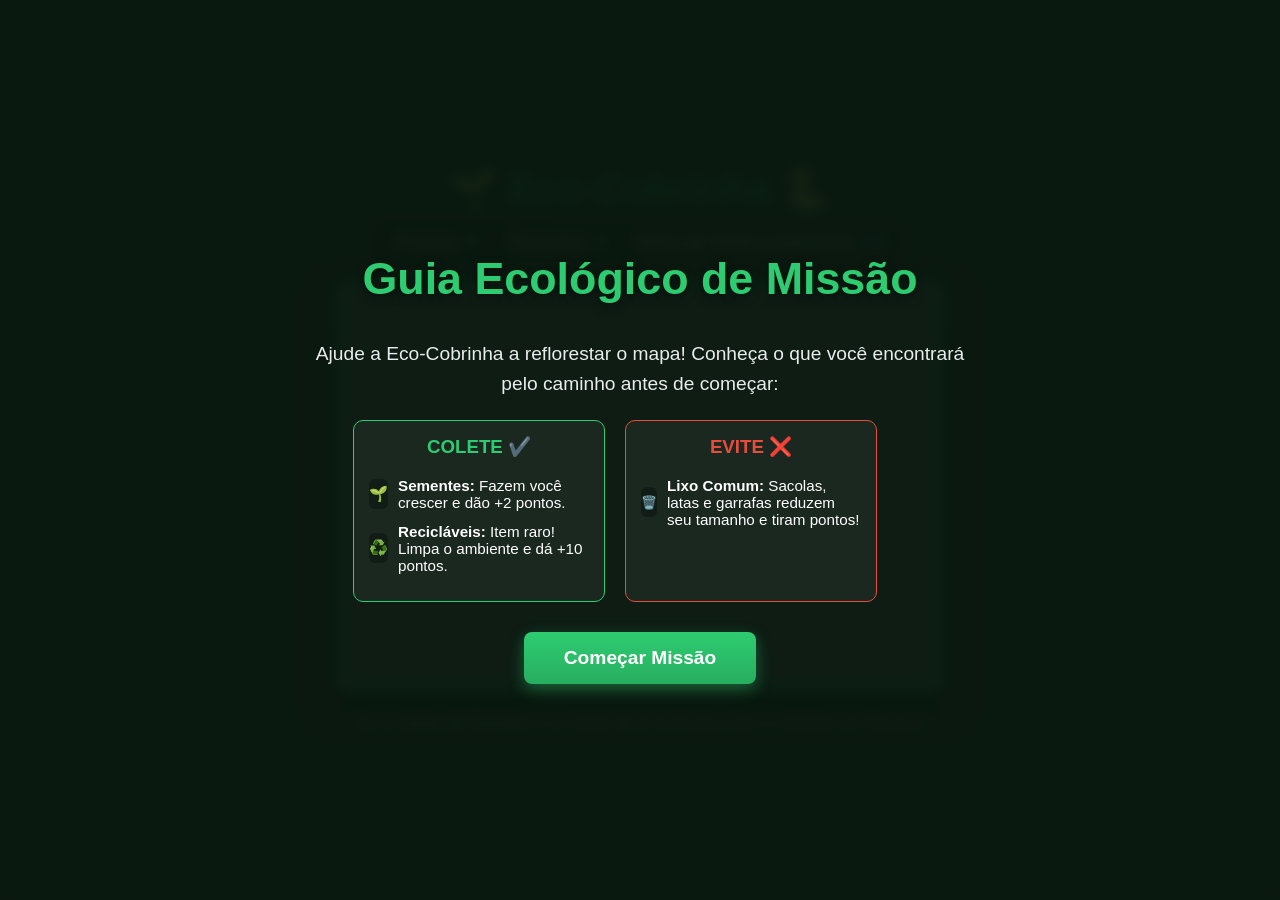
<file: Jogos/Cobrinha/cobrinha.html>
<!DOCTYPE html>
<html lang="pt-BR">
<head>
    <meta charset="UTF-8">
    <meta name="viewport" content="width=device-width, initial-scale=1.0">
    <title>Eco-Cobrinha - Versão HD com Tutorial</title>
    <style>
        body {
            margin: 0;
            padding: 0;
            background-color: #1a252f;
            font-family: 'Segoe UI', Tahoma, Geneva, Verdana, sans-serif;
            display: flex;
            flex-direction: column;
            align-items: center;
            justify-content: center;
            min-height: 100vh;
            color: #fff;
            user-select: none;
        }

        h1 {
            margin: 5px 0;
            color: #2ecc71;
            text-shadow: 2px 2px 5px rgba(0,0,0,0.7);
            font-size: 2.5rem;
        }

        #painel {
            display: flex;
            gap: 30px;
            font-size: 1.2rem;
            margin-bottom: 15px;
            background: linear-gradient(135deg, rgba(0,0,0,0.6), rgba(0,0,0,0.3));
            padding: 12px 25px;
            border-radius: 12px;
            box-shadow: inset 0 0 10px rgba(255,255,255,0.1);
            border: 1px solid rgba(46, 204, 113, 0.3);
        }

        .destaque {
            font-weight: bold;
            color: #2ecc71;
        }

        canvas {
            border: 5px solid #27ae60;
            border-radius: 15px;
            box-shadow: 0 15px 35px rgba(0,0,0,0.7);
            background-color: #5d6d7e; 
            transition: background-color 1.2s ease;
        }

        #controles {
            margin-top: 15px;
            text-align: center;
            font-size: 0.95rem;
            color: #a6acaf;
            background: rgba(0,0,0,0.2);
            padding: 8px 20px;
            border-radius: 20px;
        }

        /* Telas de sobreposição (Tutorial, Game Over e Vitória) */
        #overlay {
            display: flex; /* Começa visível para o Tutorial */
            position: fixed;
            top: 0; left: 0; width: 100%; height: 100%;
            background: rgba(10, 25, 15, 0.95);
            flex-direction: column;
            align-items: center;
            justify-content: center;
            text-align: center;
            padding: 20px;
            box-sizing: border-box;
            z-index: 10;
            backdrop-filter: blur(6px);
        }

        #overlay h2 {
            font-size: 2.8rem;
            margin-bottom: 15px;
            text-shadow: 0 4px 10px rgba(0,0,0,0.5);
            color: #2ecc71;
        }

        #overlay p {
            font-size: 1.2rem;
            max-width: 650px;
            line-height: 1.6;
            margin-bottom: 20px;
            color: #eaeded;
        }

        /* Grid do Tutorial */
        .tutorial-grid {
            display: flex;
            gap: 20px;
            margin-bottom: 30px;
            max-width: 600px;
            justify-content: center;
        }

        .tutorial-card {
            background: rgba(255,255,255,0.05);
            border-radius: 10px;
            padding: 15px;
            width: 220px;
            border: 1px solid rgba(255,255,255,0.1);
        }

        .card-positivo { border-color: #2ecc71; }
        .card-negativo { border-color: #e74c3c; }

        .tutorial-item {
            display: flex;
            align-items: center;
            gap: 10px;
            margin: 12px 0;
            text-align: left;
            font-size: 0.95rem;
        }

        .preview-box {
            width: 30px;
            height: 30px;
            background: rgba(0,0,0,0.3);
            border-radius: 6px;
            display: flex;
            align-items: center;
            justify-content: center;
        }

        button {
            background: linear-gradient(to bottom, #2ecc71, #27ae60);
            color: white;
            border: none;
            padding: 15px 40px;
            font-size: 1.2rem;
            cursor: pointer;
            border-radius: 8px;
            font-weight: bold;
            box-shadow: 0 5px 15px rgba(46, 204, 113, 0.4);
            transition: 0.2s ease;
        }

        button:hover {
            transform: scale(1.05);
            box-shadow: 0 8px 20px rgba(46, 204, 113, 0.6);
        }
    </style>
</head>
<body>

    <h1>🌱 Eco-Cobrinha 🐍</h1>
    
    <div id="painel">
        <div>Pontos: <span id="txtPontos" class="destaque">0</span></div>
        <div>Tamanho: <span id="txtTamanho" class="destaque">3</span></div>
        <div>Meta de Reflorestamento: <span id="txtMeta" style="color:#3498db">50</span></div>
    </div>

    <canvas id="jogoCanvas" width="600" height="400"></canvas>

    <div id="controles">
        Use as <b>Setas do Teclado</b> ou as teclas <b>W, A, S, D</b> para guiar a Cobrinha da Natureza.
    </div>

    <div id="overlay">
        <h2 id="overlayTitulo">Guia Ecológico de Missão</h2>
        <div id="tutorialConteudo">
            <p>Ajude a Eco-Cobrinha a reflorestar o mapa! Conheça o que você encontrará pelo caminho antes de começar:</p>
            
            <div class="tutorial-grid">
                <div class="tutorial-card card-positivo">
                    <h3 style="color: #2ecc71; margin-top:0;">COLETE ✔️</h3>
                    <div class="tutorial-item">
                        <div class="preview-box">🌱</div>
                        <div><b>Sementes:</b> Fazem você crescer e dão +2 pontos.</div>
                    </div>
                    <div class="tutorial-item">
                        <div class="preview-box">♻️</div>
                        <div><b>Recicláveis:</b> Item raro! Limpa o ambiente e dá +10 pontos.</div>
                    </div>
                </div>

                <div class="tutorial-card card-negativo">
                    <h3 style="color: #e74c3c; margin-top:0;">EVITE ❌</h3>
                    <div class="tutorial-item">
                        <div class="preview-box" style="font-size:0.8rem;">🗑️</div>
                        <div><b>Lixo Comum:</b> Sacolas, latas e garrafas reduzem seu tamanho e tiram pontos!</div>
                    </div>
                </div>
            </div>
        </div>
        <p id="overlayTexto" style="display:none;"></p>
        <button id="btnAcao" onclick="iniciarJogo()">Começar Missão</button>
    </div>

    <script>
        const canvas = document.getElementById("jogoCanvas");
        const ctx = canvas.getContext("2d");

        // Elementos do DOM
        const txtPontos = document.getElementById("txtPontos");
        const txtTamanho = document.getElementById("txtTamanho");
        const overlay = document.getElementById("overlay");
        const overlayTitulo = document.getElementById("overlayTitulo");
        const overlayTexto = document.getElementById("overlayTexto");
        const tutorialConteudo = document.getElementById("tutorialConteudo");
        const btnAcao = document.getElementById("btnAcao");

        // Configurações do Grid
        const TAM_QUADRADO = 20;
        const LINHAS = canvas.height / TAM_QUADRADO;
        const COLUNAS = canvas.width / TAM_QUADRADO;

        // Estado do Jogo
        let cobrinha = [];
        let direcao = 'DIREITA';
        let proximaDirecao = 'DIREITA';
        let pontos = 0;
        let loopJogo = null;
        let velocidade = 120; 
        const META_PONTOS = 50;

        // Itens
        let semente = {x: 0, y: 0};
        let lixos = [];
        let reciclavel = null;
        let elementosNatureza = [];

        function iniciarJogo() {
            // Esconde elementos do tutorial e prepara tela
            tutorialConteudo.style.display = "none";
            overlayTexto.style.display = "none";
            overlay.style.display = "none";

            // Reseta variáveis básicas de forma segura
            cobrinha = [
                {x: 5, y: 10},
                {x: 4, y: 10},
                {x: 3, y: 10}
            ];
            direcao = 'DIREITA';
            proximaDirecao = 'DIREITA';
            pontos = 0;
            lixos = [];
            reciclavel = null;
            elementosNatureza = [];
            
            atualizarInterface();
            gerarSemente();
            gerarLixo();
            
            if(loopJogo) clearInterval(loopJogo);
            loopJogo = setInterval(atualizar, velocidade);
        }

        function gerarSemente() {
            semente.x = Math.floor(Math.random() * COLUNAS);
            semente.y = Math.floor(Math.random() * LINHAS);
            if (cobrinha.some(p => p.x === semente.x && p.y === semente.y)) {
                gerarSemente();
            }
        }

        function gerarLixo() {
            while(lixos.length < 4) {
                let novoLixo = {
                    x: Math.floor(Math.random() * COLUNAS),
                    y: Math.floor(Math.random() * LINHAS),
                    tipo: ['sacola', 'lata', 'garrafa'][Math.floor(Math.random() * 3)]
                };
                // Não deixa nascer em cima da cobrinha ou da semente existente
                if (!cobrinha.some(p => p.x === novoLixo.x && p.y === novoLixo.y) && novoLixo.x !== semente.x) {
                    lixos.push(novoLixo);
                }
            }
        }

        function gerarReciclavel() {
            if (Math.random() < 0.4 && !reciclavel) { 
                reciclavel = {
                    x: Math.floor(Math.random() * COLUNAS),
                    y: Math.floor(Math.random() * LINHAS)
                };
            }
        }

        function adicionarNatureza() {
            elementosNatureza.push({
                x: Math.floor(Math.random() * COLUNAS) * TAM_QUADRADO + TAM_QUADRADO/2,
                y: Math.floor(Math.random() * LINHAS) * TAM_QUADRADO + TAM_QUADRADO/2,
                tipo: Math.random() > 0.4 ? 'flor' : 'grama',
                cor: ['#ff5e7e', '#f1c40f', '#ca6f1e', '#bb8fce', '#5dade2'][Math.floor(Math.random() * 5)],
                tamanho: Math.random() * 3 + 2
            });
        }

        function atualizarInterface() {
            txtPontos.innerText = pontos;
            txtTamanho.innerText = cobrinha.length;

            let progresso = Math.min(pontos / META_PONTOS, 1);
            let r = Math.floor(93 - (93 - 25) * progresso);
            let g = Math.floor(109 + (111 - 109) * progresso);
            let b = Math.floor(126 - (126 - 61) * progresso);
            canvas.style.backgroundColor = `rgb(${r}, ${g}, ${b})`;
        }

        window.addEventListener("keydown", e => {
            switch(e.key) {
                case "ArrowUp":    case "w": case "W": if(direcao !== 'BAIXO') proximaDirecao = 'CIMA'; break;
                case "ArrowDown":  case "s": case "S": if(direcao !== 'CIMA') proximaDirecao = 'BAIXO'; break;
                case "ArrowLeft":  case "a": case "A": if(direcao !== 'DIREITA') proximaDirecao = 'ESQUERDA'; break;
                case "ArrowRight": case "d": case "D": if(direcao !== 'ESQUERDA') proximaDirecao = 'DIREITA'; break;
            }
        });

        function atualizar() {
            direcao = proximaDirecao;

            let cabecaX = cobrinha[0].x;
            let cabecaY = cobrinha[0].y;

            if (direcao === 'DIREITA') cabecaX++;
            if (direcao === 'ESQUERDA') cabecaX--;
            if (direcao === 'CIMA') cabecaY--;
            if (direcao === 'BAIXO') cabecaY++;

            // Portais nas bordas da tela
            if (cabecaX >= COLUNAS) cabecaX = 0;
            if (cabecaX < 0) cabecaX = COLUNAS - 1;
            if (cabecaY >= LINHAS) cabecaY = 0;
            if (cabecaY < 0) cabecaY = LINHAS - 1;

            const novaCabeca = {x: cabecaX, y: cabecaY};

            // Condição de Derrota 1: Auto-colisão
            if (cobrinha.some(p => p.x === novaCabeca.x && p.y === novaCabeca.y)) {
                fimDeJogo(false, "Ops! A Eco-Cobrinha acabou se chocando com os próprios ramos. Tente manter o controle da sua rota ecológica!");
                return;
            }

            cobrinha.unshift(novaCabeca);

            // Verificação de Interação com Itens
            if (novaCabeca.x === semente.x && novaCabeca.y === semente.y) {
                pontos += 2;
                for(let i=0; i<2; i++) adicionarNatureza();
                gerarSemente();
                gerarReciclavel();
            } 
            else if (reciclavel && novaCabeca.x === reciclavel.x && novaCabeca.y === reciclavel.y) {
                pontos += 10;
                reciclavel = null;
                for(let i=0; i<6; i++) adicionarNatureza(); 
            }
            else if (lixos.some(l => l.x === novaCabeca.x && l.y === novaCabeca.y)) {
                // Remove o lixo coletado
                lixos = lixos.filter(l => !(l.x === novaCabeca.x && l.y === novaCabeca.y));
                
                // Penalidade
                pontos = Math.max(0, pontos - 4);
                
                // CONSERTO DO BUG: Remove os gomos de forma segura controlando o tamanho do array
                // Remove o gomo normal do passo atual + 2 gomos extras por punição da poluição
                let gomosParaRemover = 3; 
                while(gomosParaRemover > 0 && cobrinha.length > 0) {
                    cobrinha.pop();
                    gomosParaRemover--;
                }
                
                gerarLixo();

                // Condição de Derrota 2: Menor que o tamanho mínimo de sobrevivência (2 gomos)
                if (cobrinha.length < 2) {
                    fimDeJogo(false, "A poluição enfraqueceu demais a Eco-Cobrinha! O acúmulo de lixo plástico e descartes incorretos sufocou a natureza.");
                    return;
                }
            } 
            else {
                // Movimento padrão: retira o último bloco para manter tamanho estável
                cobrinha.pop();
            }

            // Condição de Vitória
            if (pontos >= META_PONTOS) {
                fimDeJogo(true, "Assim como neste jogo, pequenas atitudes podem transformar o mundo real. Cuidar do planeta começa com ações simples.");
                return;
            }

            atualizarInterface();
            desenhar();
        }

        // ==========================================
        // RENDERIZAÇÃO DOS GRÁFICOS VETORIAIS (CANVAS)
        // ==========================================
        function desenhar() {
            ctx.clearRect(0, 0, canvas.width, canvas.height);

            // 1. Elementos da natureza que retornaram
            elementosNatureza.forEach(el => {
                ctx.save();
                if(el.tipo === 'flor') {
                    ctx.fillStyle = el.cor;
                    for (let i = 0; i < 5; i++) {
                        ctx.beginPath();
                        let angulo = (i * 2 * Math.PI) / 5;
                        let px = el.x + Math.cos(angulo) * el.tamanho;
                        let py = el.y + Math.sin(angulo) * el.tamanho;
                        ctx.arc(px, py, el.tamanho * 0.8, 0, Math.PI * 2);
                        ctx.fill();
                    }
                    ctx.fillStyle = '#f39c12';
                    ctx.beginPath();
                    ctx.arc(el.x, el.y, el.tamanho * 0.5, 0, Math.PI * 2);
                    ctx.fill();
                } else {
                    ctx.strokeStyle = '#27ae60';
                    ctx.lineWidth = 2;
                    ctx.beginPath();
                    ctx.moveTo(el.x, el.y + 5);
                    ctx.lineTo(el.x - 3, el.y - el.tamanho);
                    ctx.moveTo(el.x, el.y + 5);
                    ctx.lineTo(el.x, el.y - el.tamanho - 2);
                    ctx.moveTo(el.x, el.y + 5);
                    ctx.lineTo(el.x + 3, el.y - el.tamanho);
                    ctx.stroke();
                }
                ctx.restore();
            });

            // 2. Desenho das Ameaças (Lixos)
            lixos.forEach(lixo => {
                ctx.save();
                let lx = lixo.x * TAM_QUADRADO + TAM_QUADRADO/2;
                let ly = lixo.y * TAM_QUADRADO + TAM_QUADRADO/2;

                ctx.fillStyle = "rgba(120, 120, 120, 0.15)";
                ctx.beginPath();
                ctx.arc(lx, ly, TAM_QUADRADO*0.8, 0, Math.PI*2);
                ctx.fill();

                if (lixo.tipo === 'garrafa') {
                    ctx.fillStyle = '#a6b6a6'; 
                    ctx.fillRect(lx - 4, ly - 2, 8, 10);
                    ctx.fillRect(lx - 2, ly - 7, 4, 5); 
                    ctx.fillStyle = '#e74c3c'; 
                    ctx.fillRect(lx - 2, ly - 9, 4, 2);
                } else if (lixo.tipo === 'lata') {
                    ctx.fillStyle = '#7f8c8d'; 
                    ctx.beginPath();
                    ctx.ellipse(lx, ly, 6, 8, Math.PI / 6, 0, Math.PI * 2);
                    ctx.fill();
                    ctx.strokeStyle = '#d35400';
                    ctx.lineWidth = 2;
                    ctx.beginPath();
                    ctx.arc(lx, ly, 4, 0, Math.PI);
                    ctx.stroke();
                } else { 
                    ctx.fillStyle = '#d5dbdb';
                    ctx.beginPath();
                    ctx.moveTo(lx - 7, ly + 5);
                    ctx.lineTo(lx - 5, ly - 5);
                    ctx.lineTo(lx, ly - 8);
                    ctx.lineTo(lx + 5, ly - 5);
                    ctx.lineTo(lx + 7, ly + 5);
                    ctx.closePath();
                    ctx.fill();
                }
                ctx.restore();
            });

            // 3. Desenho do Item Reciclável (Brilhante)
            if (reciclavel) {
                ctx.save();
                let rx = reciclavel.x * TAM_QUADRADO + TAM_QUADRADO/2;
                let ry = reciclavel.y * TAM_QUADRADO + TAM_QUADRADO/2;

                ctx.shadowBlur = 10;
                ctx.shadowColor = "#3498db";
                ctx.fillStyle = "#2980b9";
                ctx.beginPath();
                ctx.arc(rx, ry, TAM_QUADRADO/2 - 2, 0, Math.PI * 2);
                ctx.fill();

                ctx.strokeStyle = "#fff";
                ctx.lineWidth = 1.5;
                ctx.beginPath();
                ctx.moveTo(rx, ry - 4);
                ctx.lineTo(rx + 4, ry + 4);
                ctx.lineTo(rx - 4, ry + 4);
                ctx.closePath();
                ctx.stroke();
                ctx.restore();
            }

            // 4. Desenho da Semente Reluzente
            ctx.save();
            let sx = semente.x * TAM_QUADRADO + TAM_QUADRADO/2;
            let sy = semente.y * TAM_QUADRADO + TAM_QUADRADO/2;
            
            ctx.shadowBlur = 8;
            ctx.shadowColor = "#f1c40f";
            ctx.fillStyle = "#d35400";
            ctx.beginPath();
            ctx.ellipse(sx, sy + 2, 4, 6, Math.PI / 4, 0, Math.PI * 2);
            ctx.fill();

            ctx.shadowBlur = 0;
            ctx.fillStyle = "#2ecc71";
            ctx.beginPath();
            ctx.ellipse(sx - 2, sy - 4, 2, 4, -Math.PI / 4, 0, Math.PI * 2);
            ctx.ellipse(sx + 2, sy - 4, 2, 4, Math.PI / 4, 0, Math.PI * 2);
            ctx.fill();
            ctx.restore();

            // 5. Desenho da Cobrinha (Cipó Orgânico)
            cobrinha.forEach((ponto, index) => {
                ctx.save();
                let cx = ponto.x * TAM_QUADRADO + TAM_QUADRADO/2;
                let cy = ponto.y * TAM_QUADRADO + TAM_QUADRADO/2;
                let isCabeca = index === 0;

                if (isCabeca) {
                    ctx.fillStyle = "#196f3d";
                    ctx.beginPath();
                    ctx.arc(cx, cy, TAM_QUADRADO/2, 0, Math.PI * 2);
                    ctx.fill();

                    ctx.fillStyle = "#fff";
                    let ox1 = 0, oy1 = 0, ox2 = 0, oy2 = 0;
                    if (direcao === 'DIREITA') { ox1 = 3; oy1 = -4; ox2 = 3; oy2 = 4; }
                    if (direcao === 'ESQUERDA'){ ox1 = -3; oy1 = -4; ox2 = -3; oy2 = 4; }
                    if (direcao === 'CIMA')    { ox1 = -4; oy1 = -3; ox2 = 4; oy2 = -3; }
                    if (direcao === 'BAIXO')   { ox1 = -4; oy1 = 3; ox2 = 4; oy2 = 3; }

                    ctx.beginPath();
                    ctx.arc(cx + ox1, cy + oy1, 3, 0, Math.PI*2);
                    ctx.arc(cx + ox2, cy + oy2, 3, 0, Math.PI*2);
                    ctx.fill();
                    
                    ctx.fillStyle = "#000";
                    ctx.beginPath();
                    ctx.arc(cx + ox1, cy + oy1, 1.5, 0, Math.PI*2);
                    ctx.arc(cx + ox2, cy + oy2, 1.5, 0, Math.PI*2);
                    ctx.fill();
                } else {
                    let gradiente = ctx.createRadialGradient(cx, cy, 2, cx, cy, TAM_QUADRADO/2);
                    gradiente.addColorStop(0, '#2ecc71');
                    gradiente.addColorStop(1, '#229954');
                    ctx.fillStyle = gradiente;
                    
                    ctx.beginPath();
                    ctx.arc(cx, cy, TAM_QUADRADO/2 - 1, 0, Math.PI * 2);
                    ctx.fill();

                    if (index % 2 === 0) {
                        ctx.fillStyle = "#27ae60";
                        ctx.beginPath();
                        ctx.ellipse(cx - 6, cy, 2, 4, Math.PI/4, 0, Math.PI*2);
                        ctx.ellipse(cx + 6, cy, 2, 4, -Math.PI/4, 0, Math.PI*2);
                        ctx.fill();
                    }

                    if (index % 3 === 0) {
                        ctx.fillStyle = "#e74c3c"; 
                        ctx.beginPath();
                        ctx.arc(cx, cy, 2.5, 0, Math.PI*2);
                        ctx.fill();
                    }
                }
                ctx.restore();
            });
        }

        function fimDeJogo(vitoria, mensagem) {
            clearInterval(loopJogo);
            
            // Reajusta a interface de sobreposição para o modo Fim/Vitória
            tutorialConteudo.style.display = "none";
            overlayTexto.style.display = "block";
            
            overlayTitulo.innerText = vitoria ? "🌍 Planeta Salvo!" : "💥 Fim de Jogo";
            overlayTitulo.style.color = vitoria ? "#2ecc71" : "#e74c3c";
            overlayTexto.innerText = mensagem;
            btnAcao.innerText = "Jogar Novamente";
            
            overlay.style.display = "flex";
        }
    </script>
</body>
</html>
</file>
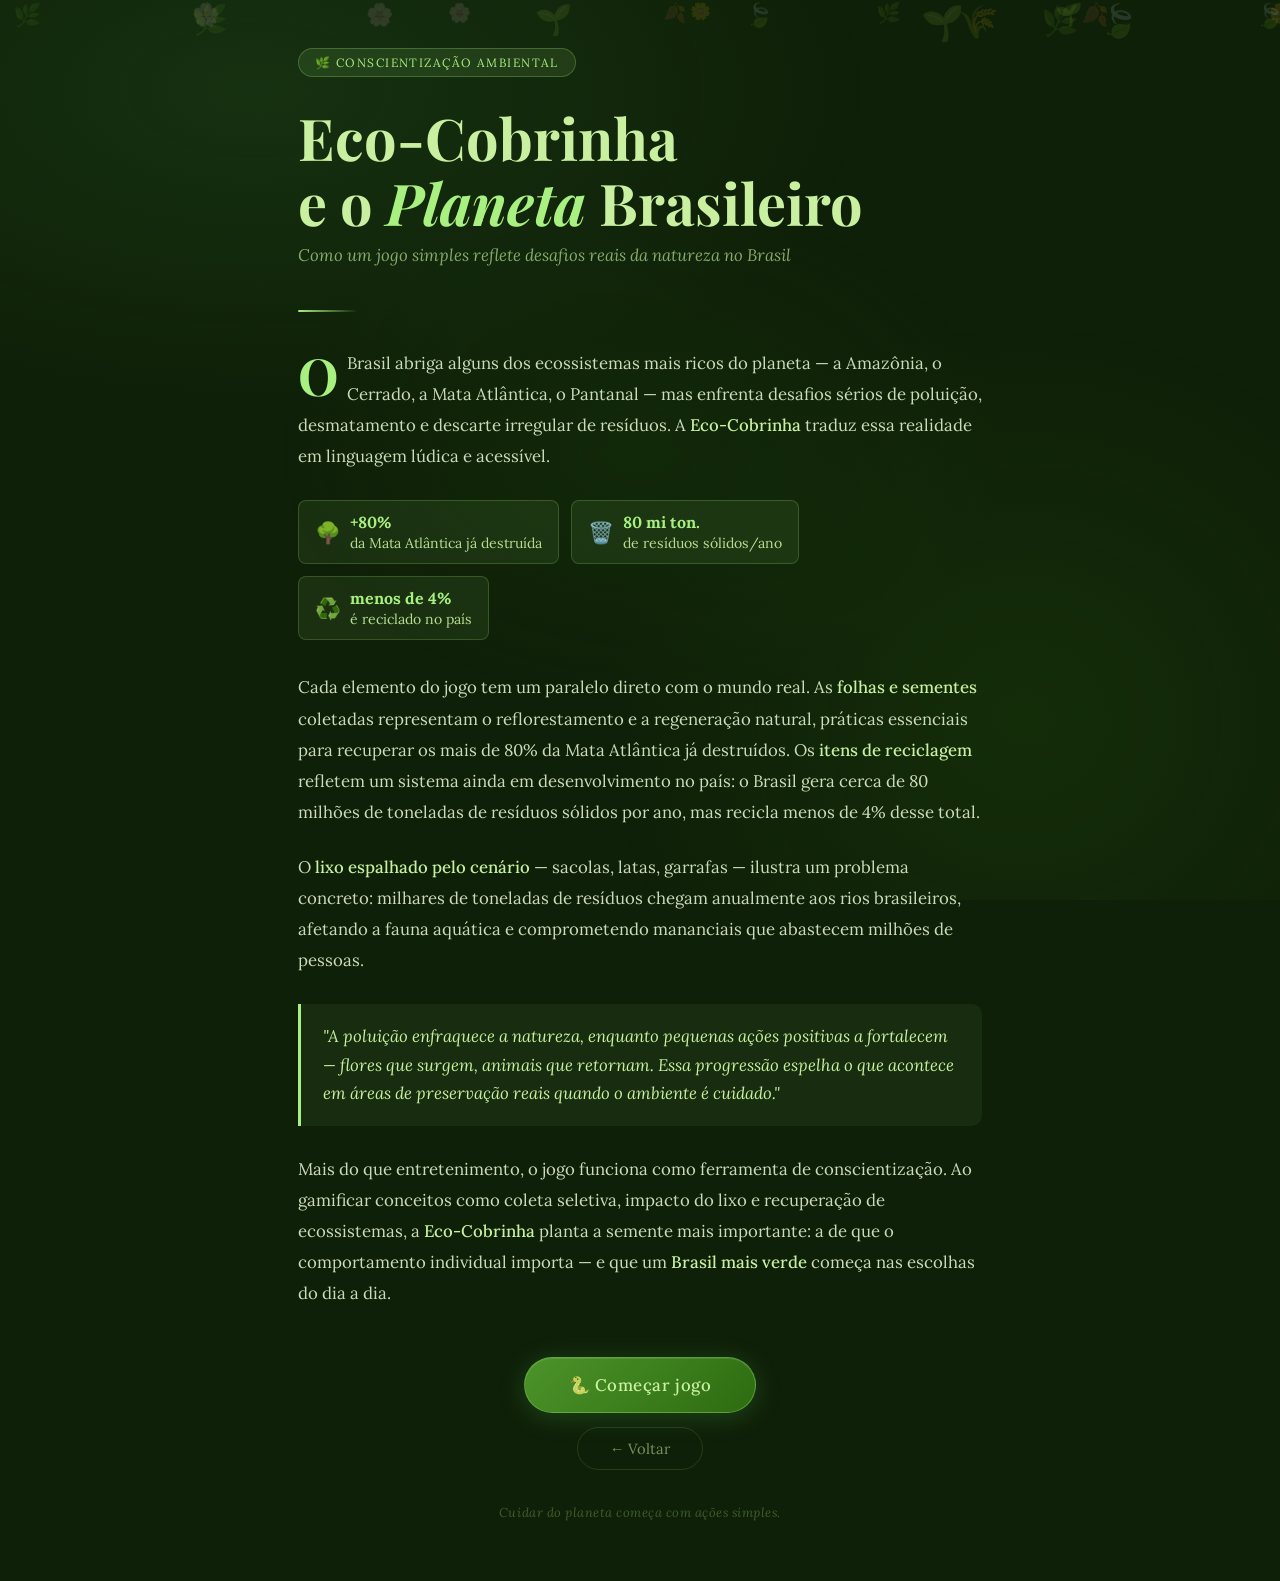
<file: Jogos/Cobrinha/infocobrinha.html>
<!DOCTYPE html>
<html lang="pt-BR">
<head>
<meta charset="UTF-8">
<meta name="viewport" content="width=device-width, initial-scale=1.0">
<title>Eco-Cobrinha — O Jogo do Planeta</title>
<link href="https://fonts.googleapis.com/css2?family=Playfair+Display:wght@400;700&family=Lora:ital,wght@0,400;0,500;1,400&display=swap" rel="stylesheet">
<style>
  *, *::before, *::after { box-sizing: border-box; margin: 0; padding: 0; }

  :root {
    --green-deep: #1a3d0e;
    --green-mid: #2d6b10;
    --green-light: #4caf50;
    --green-bright: #a8f080;
    --green-pale: #c8f0a0;
    --cream: #f4f0e6;
    --bark: #5c3d1e;
    --bark-light: #8d6e63;
    --text-dark: #1a2e10;
    --text-body: #2c4a1e;
    --leaf-shadow: rgba(26,61,14,0.15);
  }

  html { scroll-behavior: smooth; }

  body {
    background-color: #0f2008;
    font-family: 'Lora', Georgia, serif;
    color: var(--cream);
    min-height: 100vh;
    overflow-x: hidden;
    position: relative;
  }

  /* Animated background */
  body::before {
    content: '';
    position: fixed;
    inset: 0;
    background:
      radial-gradient(ellipse 80% 60% at 20% 10%, rgba(76,175,80,0.12) 0%, transparent 60%),
      radial-gradient(ellipse 60% 80% at 80% 80%, rgba(45,107,16,0.18) 0%, transparent 55%),
      radial-gradient(ellipse 40% 40% at 50% 50%, rgba(26,61,14,0.3) 0%, transparent 70%);
    pointer-events: none;
    z-index: 0;
  }

  /* Floating leaves */
  .leaf-bg {
    position: fixed;
    inset: 0;
    pointer-events: none;
    z-index: 0;
    overflow: hidden;
  }
  .leaf-bg span {
    position: absolute;
    font-size: 1.4rem;
    opacity: 0.12;
    animation: floatLeaf linear infinite;
  }
  @keyframes floatLeaf {
    0%   { transform: translateY(110vh) rotate(0deg); opacity: 0; }
    10%  { opacity: 0.12; }
    90%  { opacity: 0.08; }
    100% { transform: translateY(-10vh) rotate(360deg); opacity: 0; }
  }

  .wrapper {
    position: relative;
    z-index: 1;
    max-width: 740px;
    margin: 0 auto;
    padding: 48px 28px 60px;
  }

  /* Header badge */
  .badge {
    display: inline-flex;
    align-items: center;
    gap: 8px;
    background: rgba(168,240,128,0.1);
    border: 1px solid rgba(168,240,128,0.25);
    border-radius: 40px;
    padding: 6px 16px;
    font-size: 12px;
    letter-spacing: 0.12em;
    text-transform: uppercase;
    color: var(--green-bright);
    margin-bottom: 28px;
    animation: fadeSlideDown 0.7s ease both;
  }

  h1 {
    font-family: 'Playfair Display', Georgia, serif;
    font-size: clamp(2.4rem, 6vw, 3.6rem);
    font-weight: 700;
    line-height: 1.12;
    color: var(--green-pale);
    margin-bottom: 10px;
    animation: fadeSlideDown 0.8s 0.1s ease both;
  }
  h1 em {
    font-style: italic;
    color: var(--green-bright);
  }

  .subtitle {
    font-size: 1.05rem;
    color: rgba(200,240,160,0.65);
    font-style: italic;
    margin-bottom: 44px;
    animation: fadeSlideDown 0.8s 0.2s ease both;
  }

  /* Divider */
  .divider {
    width: 60px;
    height: 2px;
    background: linear-gradient(90deg, var(--green-bright), transparent);
    margin-bottom: 36px;
    border-radius: 2px;
    animation: fadeSlideDown 0.8s 0.3s ease both;
  }

  /* Text body */
  .article {
    animation: fadeSlideDown 0.9s 0.35s ease both;
  }

  .article p {
    font-size: 1.05rem;
    line-height: 1.85;
    color: rgba(230,245,210,0.88);
    margin-bottom: 24px;
  }

  .article p:first-child::first-letter {
    font-family: 'Playfair Display', serif;
    font-size: 3.2rem;
    font-weight: 700;
    color: var(--green-bright);
    float: left;
    line-height: 0.82;
    margin-right: 8px;
    margin-top: 6px;
  }

  .article strong {
    color: var(--green-pale);
    font-weight: 500;
  }

  .highlight-box {
    border-left: 3px solid var(--green-bright);
    background: rgba(168,240,128,0.06);
    border-radius: 0 10px 10px 0;
    padding: 18px 22px;
    margin: 28px 0;
    font-style: italic;
    color: var(--green-pale);
    font-size: 1.05rem;
    line-height: 1.7;
  }

  /* Stat pills */
  .stats {
    display: flex;
    flex-wrap: wrap;
    gap: 12px;
    margin: 28px 0 32px;
  }
  .stat-pill {
    display: flex;
    align-items: center;
    gap: 9px;
    background: rgba(168,240,128,0.08);
    border: 1px solid rgba(168,240,128,0.2);
    border-radius: 8px;
    padding: 10px 16px;
    font-size: 0.88rem;
    color: rgba(200,240,160,0.9);
    line-height: 1.4;
  }
  .stat-pill .icon { font-size: 1.3rem; }
  .stat-pill b { color: var(--green-bright); display: block; font-size: 1rem; }

  /* Buttons */
  .btn-group {
    display: flex;
    flex-direction: column;
    align-items: center;
    gap: 14px;
    margin-top: 48px;
    animation: fadeSlideDown 0.9s 0.5s ease both;
  }

  .btn-primary {
    display: inline-flex;
    align-items: center;
    gap: 10px;
    background: linear-gradient(135deg, #3d8a18 0%, #2d6b10 100%);
    color: var(--green-pale);
    border: 1px solid rgba(168,240,128,0.35);
    border-radius: 50px;
    padding: 16px 44px;
    font-family: 'Lora', serif;
    font-size: 1.05rem;
    font-weight: 500;
    cursor: pointer;
    text-decoration: none;
    letter-spacing: 0.03em;
    transition: all 0.25s ease;
    box-shadow: 0 4px 24px rgba(76,175,80,0.25), inset 0 1px 0 rgba(255,255,255,0.1);
    position: relative;
    overflow: hidden;
  }
  .btn-primary::before {
    content: '';
    position: absolute;
    inset: 0;
    background: linear-gradient(135deg, rgba(255,255,255,0.08), transparent);
    border-radius: inherit;
  }
  .btn-primary:hover {
    transform: translateY(-2px);
    box-shadow: 0 8px 32px rgba(76,175,80,0.4), inset 0 1px 0 rgba(255,255,255,0.15);
    border-color: rgba(168,240,128,0.55);
  }
  .btn-primary:active { transform: translateY(0); }

  .btn-back {
    display: inline-flex;
    align-items: center;
    gap: 8px;
    background: transparent;
    color: rgba(200,240,160,0.55);
    border: 1px solid rgba(168,240,128,0.15);
    border-radius: 50px;
    padding: 11px 32px;
    font-family: 'Lora', serif;
    font-size: 0.92rem;
    cursor: pointer;
    text-decoration: none;
    transition: all 0.2s ease;
  }
  .btn-back:hover {
    color: rgba(200,240,160,0.85);
    border-color: rgba(168,240,128,0.35);
    background: rgba(168,240,128,0.05);
  }

  /* Footer note */
  .footer-note {
    margin-top: 20px;
    font-size: 0.8rem;
    color: rgba(168,240,128,0.3);
    text-align: center;
    font-style: italic;
    letter-spacing: 0.04em;
  }

  @keyframes fadeSlideDown {
    from { opacity: 0; transform: translateY(-16px); }
    to   { opacity: 1; transform: translateY(0); }
  }

  @media (max-width: 500px) {
    .stats { flex-direction: column; }
    .btn-primary { width: 100%; justify-content: center; }
    .btn-back { width: 100%; justify-content: center; }
  }
</style>
</head>
<body>

<!-- Floating leaves -->
<div class="leaf-bg" id="leaves"></div>

<div class="wrapper">
  <div class="badge">🌿 Conscientização ambiental</div>

  <h1>Eco-Cobrinha<br>e o <em>Planeta</em> Brasileiro</h1>
  <p class="subtitle">Como um jogo simples reflete desafios reais da natureza no Brasil</p>
  <div class="divider"></div>

  <div class="article">
    <p>
      O Brasil abriga alguns dos ecossistemas mais ricos do planeta — a Amazônia, o Cerrado, a Mata Atlântica, o Pantanal — mas enfrenta desafios sérios de poluição, desmatamento e descarte irregular de resíduos. A <strong>Eco-Cobrinha</strong> traduz essa realidade em linguagem lúdica e acessível.
    </p>

    <div class="stats">
      <div class="stat-pill"><span class="icon">🌳</span><div><b>+80%</b> da Mata Atlântica já destruída</div></div>
      <div class="stat-pill"><span class="icon">🗑️</span><div><b>80 mi ton.</b> de resíduos sólidos/ano</div></div>
      <div class="stat-pill"><span class="icon">♻️</span><div><b>menos de 4%</b> é reciclado no país</div></div>
    </div>

    <p>
      Cada elemento do jogo tem um paralelo direto com o mundo real. As <strong>folhas e sementes</strong> coletadas representam o reflorestamento e a regeneração natural, práticas essenciais para recuperar os mais de 80% da Mata Atlântica já destruídos. Os <strong>itens de reciclagem</strong> refletem um sistema ainda em desenvolvimento no país: o Brasil gera cerca de 80 milhões de toneladas de resíduos sólidos por ano, mas recicla menos de 4% desse total.
    </p>

    <p>
      O <strong>lixo espalhado pelo cenário</strong> — sacolas, latas, garrafas — ilustra um problema concreto: milhares de toneladas de resíduos chegam anualmente aos rios brasileiros, afetando a fauna aquática e comprometendo mananciais que abastecem milhões de pessoas.
    </p>

    <div class="highlight-box">
      "A poluição enfraquece a natureza, enquanto pequenas ações positivas a fortalecem — flores que surgem, animais que retornam. Essa progressão espelha o que acontece em áreas de preservação reais quando o ambiente é cuidado."
    </div>

    <p>
      Mais do que entretenimento, o jogo funciona como ferramenta de conscientização. Ao gamificar conceitos como coleta seletiva, impacto do lixo e recuperação de ecossistemas, a <strong>Eco-Cobrinha</strong> planta a semente mais importante: a de que o comportamento individual importa — e que um <strong>Brasil mais verde</strong> começa nas escolhas do dia a dia.
    </p>
  </div>

  <div class="btn-group">
    <a class="btn-primary" href="cobrinha.html">
      🐍 Começar jogo
    </a>
    <a class="btn-back" href="../../index.html">
      ← Voltar
    </a>
    <p class="footer-note">Cuidar do planeta começa com ações simples.</p>
  </div>
</div>

<script>
  // Generate floating leaves
  const container = document.getElementById('leaves');
  const emojis = ['🌿','🍃','🌱','🍂','🌾','🌼','🌸'];
  for (let i = 0; i < 18; i++) {
    const el = document.createElement('span');
    el.textContent = emojis[Math.floor(Math.random() * emojis.length)];
    el.style.left = Math.random() * 100 + 'vw';
    el.style.animationDuration = (14 + Math.random() * 18) + 's';
    el.style.animationDelay = (Math.random() * 20) + 's';
    el.style.fontSize = (1 + Math.random() * 1.2) + 'rem';
    container.appendChild(el);
  }
</script>
</body>
</html>
</file>
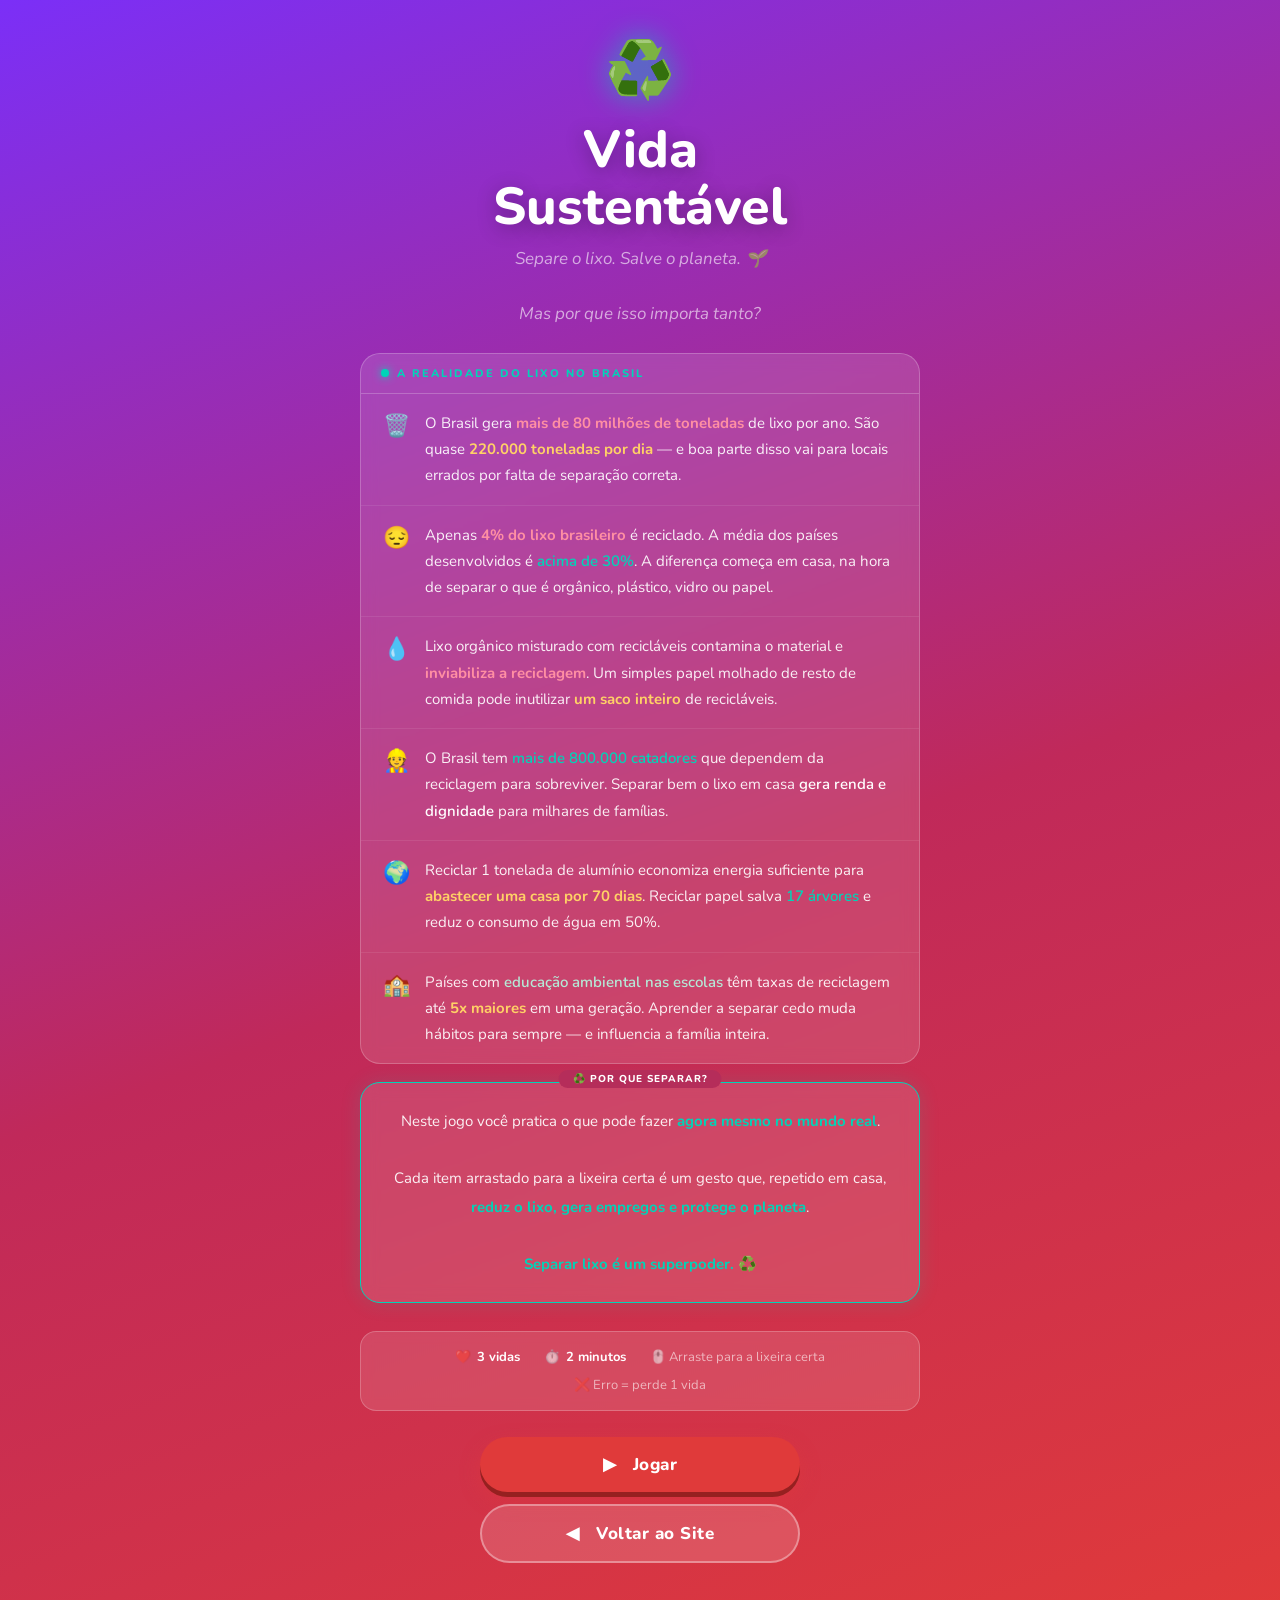
<file: Jogos/Drag&Drop/inforecicla.html>
<!DOCTYPE html>
<html lang="pt-BR">
<head>
<meta charset="UTF-8">
<meta name="viewport" content="width=device-width, initial-scale=1.0">
<title>Vida Sustentável — Por que este jogo existe?</title>
<style>
  @import url('https://fonts.googleapis.com/css2?family=Nunito:ital,wght@0,400;0,600;0,700;0,800;1,400&display=swap');

  :root {
    --grad-top: #7b2ff7;
    --grad-mid: #c0295a;
    --grad-bot: #e03a3a;
    --teal: #00d4b8;
    --white: #ffffff;
    --card-bg: rgba(255,255,255,0.12);
    --card-border: rgba(255,255,255,0.22);
    --text: rgba(255,255,255,0.92);
    --dim: rgba(255,255,255,0.6);
  }

  * { margin: 0; padding: 0; box-sizing: border-box; }

  body {
    font-family: 'Nunito', sans-serif;
    min-height: 100vh;
    display: flex;
    flex-direction: column;
    align-items: center;
    padding: 32px 18px 48px;
    background: linear-gradient(160deg, var(--grad-top) 0%, var(--grad-mid) 55%, var(--grad-bot) 100%);
  }

  /* ── HEADER ── */
  .header {
    text-align: center;
    margin-bottom: 26px;
  }

  .recycle-icon {
    font-size: 56px;
    display: block;
    margin-bottom: 12px;
    filter: drop-shadow(0 0 14px rgba(0,212,184,0.7));
    animation: spin-slow 8s linear infinite;
  }

  @keyframes spin-slow {
    from { transform: rotate(0deg); }
    to { transform: rotate(360deg); }
  }

  .game-title {
    font-size: clamp(34px, 8vw, 52px);
    font-weight: 800;
    color: var(--white);
    line-height: 1.1;
    text-shadow: 0 4px 20px rgba(0,0,0,0.3);
    margin-bottom: 10px;
  }

  .header-desc {
    font-size: clamp(14px, 3vw, 17px);
    color: var(--dim);
    font-style: italic;
    line-height: 1.6;
  }

  /* ── CARD ── */
  .card {
    width: 100%;
    max-width: 560px;
    background: var(--card-bg);
    border: 1px solid var(--card-border);
    border-radius: 20px;
    backdrop-filter: blur(8px);
    margin-bottom: 18px;
    overflow: hidden;
  }

  .card-header {
    padding: 12px 20px;
    border-bottom: 1px solid var(--card-border);
    display: flex;
    align-items: center;
    gap: 8px;
  }

  .card-header .dot {
    width: 8px; height: 8px;
    background: var(--teal);
    border-radius: 50%;
    box-shadow: 0 0 8px var(--teal);
    flex-shrink: 0;
  }

  .card-header span {
    font-size: 11px;
    font-weight: 800;
    color: var(--teal);
    letter-spacing: 2px;
    text-transform: uppercase;
  }

  /* ── STAT ROWS ── */
  .stat-row {
    display: flex;
    align-items: flex-start;
    gap: 14px;
    padding: 16px 20px;
    border-bottom: 1px solid rgba(255,255,255,0.08);
    transition: background 0.15s;
  }

  .stat-row:last-child { border-bottom: none; }
  .stat-row:hover { background: rgba(255,255,255,0.05); }

  .stat-icon {
    font-size: 22px;
    flex-shrink: 0;
    width: 30px;
    text-align: center;
    margin-top: 1px;
  }

  .stat-text {
    font-size: clamp(13px, 2.4vw, 15px);
    line-height: 1.75;
    color: var(--text);
    font-weight: 400;
  }

  .stat-text .hi { color: #ffd166; font-weight: 700; }
  .stat-text .te { color: var(--teal); font-weight: 600; }
  .stat-text .wh { color: #fff; font-weight: 600; }
  .stat-text .re { color: #ff8fa3; font-weight: 700; }
  .stat-text .gr { color: #b5ead7; font-weight: 600; }

  /* ── MISSION ── */
  .mission-box {
    width: 100%;
    max-width: 560px;
    background: var(--card-bg);
    border: 1px solid var(--teal);
    border-radius: 20px;
    padding: 24px 20px;
    margin-bottom: 28px;
    position: relative;
    backdrop-filter: blur(8px);
    box-shadow: 0 0 20px rgba(0,212,184,0.15);
  }

  .mission-box::before {
    content: '♻️ POR QUE SEPARAR?';
    position: absolute;
    top: -13px;
    left: 50%;
    transform: translateX(-50%);
    background: #b52d5a;
    padding: 2px 14px;
    border-radius: 20px;
    font-size: 10px;
    font-weight: 800;
    color: #fff;
    letter-spacing: 1px;
    white-space: nowrap;
  }

  .mission-text {
    font-size: clamp(13px, 2.4vw, 15px);
    line-height: 1.9;
    color: var(--text);
    text-align: center;
  }

  .mission-text strong { color: var(--teal); }

  /* ── INFO BOX (regras) ── */
  .info-box {
    width: 100%;
    max-width: 560px;
    background: var(--card-bg);
    border: 1px solid var(--card-border);
    border-radius: 16px;
    padding: 16px 20px;
    margin-bottom: 26px;
    display: flex;
    flex-wrap: wrap;
    justify-content: center;
    gap: 10px 24px;
    backdrop-filter: blur(6px);
  }

  .info-item {
    font-size: 13px;
    color: var(--dim);
    display: flex;
    align-items: center;
    gap: 6px;
  }

  .info-item span { color: var(--white); font-weight: 700; }

  /* ── BUTTONS ── */
  .btn-row {
    display: flex;
    flex-direction: column;
    align-items: center;
    gap: 12px;
    width: 100%;
    max-width: 560px;
  }

  .btn {
    display: flex;
    align-items: center;
    justify-content: center;
    gap: 8px;
    width: 100%;
    max-width: 320px;
    padding: 16px 28px;
    border-radius: 50px;
    cursor: pointer;
    font-family: 'Nunito', sans-serif;
    font-size: clamp(15px, 3vw, 17px);
    font-weight: 800;
    transition: filter 0.15s, transform 0.08s;
    text-decoration: none;
    text-align: center;
    border: none;
    letter-spacing: 0.5px;
  }

  .btn:active { transform: scale(0.97); }

  .btn-next {
    background: #e03a3a;
    color: #fff;
    box-shadow: 0 5px 0 #962020, 0 8px 20px rgba(224,58,58,0.4);
  }
  .btn-next:hover { filter: brightness(1.1); }

  .btn-back {
    background: rgba(255,255,255,0.15);
    color: #fff;
    border: 2px solid rgba(255,255,255,0.35);
  }
  .btn-back:hover { background: rgba(255,255,255,0.22); }
</style>
</head>
<body>

<!-- HEADER -->
<div class="header">
  <span class="recycle-icon">♻️</span>
  <div class="game-title">Vida<br>Sustentável</div>
  <p class="header-desc">Separe o lixo. Salve o planeta. 🌱<br><br>Mas por que isso importa tanto?</p>
</div>

<!-- DADOS CARD -->
<div class="card">
  <div class="card-header">
    <span class="dot"></span>
    <span>A realidade do lixo no Brasil</span>
  </div>

  <div class="stat-row">
    <div class="stat-icon">🗑️</div>
    <div class="stat-text">
      O Brasil gera <span class="re">mais de 80 milhões de toneladas</span> de lixo por ano.
      São quase <span class="hi">220.000 toneladas por dia</span> — e boa parte disso vai para
      locais errados por falta de separação correta.
    </div>
  </div>

  <div class="stat-row">
    <div class="stat-icon">😔</div>
    <div class="stat-text">
      Apenas <span class="re">4% do lixo brasileiro</span> é reciclado. A média dos
      países desenvolvidos é <span class="te">acima de 30%</span>. A diferença começa
      em casa, na hora de separar o que é orgânico, plástico, vidro ou papel.
    </div>
  </div>

  <div class="stat-row">
    <div class="stat-icon">💧</div>
    <div class="stat-text">
      Lixo orgânico misturado com recicláveis contamina o material e
      <span class="re">inviabiliza a reciclagem</span>. Um simples papel molhado de resto de
      comida pode inutilizar <span class="hi">um saco inteiro</span> de recicláveis.
    </div>
  </div>

  <div class="stat-row">
    <div class="stat-icon">👷</div>
    <div class="stat-text">
      O Brasil tem <span class="te">mais de 800.000 catadores</span> que dependem da
      reciclagem para sobreviver. Separar bem o lixo em casa
      <span class="wh">gera renda e dignidade</span> para milhares de famílias.
    </div>
  </div>

  <div class="stat-row">
    <div class="stat-icon">🌍</div>
    <div class="stat-text">
      Reciclar 1 tonelada de alumínio economiza energia suficiente para
      <span class="hi">abastecer uma casa por 70 dias</span>. Reciclar papel salva
      <span class="te">17 árvores</span> e reduz o consumo de água em 50%.
    </div>
  </div>

  <div class="stat-row">
    <div class="stat-icon">🏫</div>
    <div class="stat-text">
      Países com <span class="gr">educação ambiental nas escolas</span> têm taxas de
      reciclagem até <span class="hi">5x maiores</span> em uma geração. Aprender
      a separar cedo muda hábitos para sempre — e influencia a família inteira.
    </div>
  </div>
</div>

<!-- MISSÃO -->
<div class="mission-box">
  <p class="mission-text">
    Neste jogo você pratica o que pode fazer <strong>agora mesmo no mundo real</strong>.<br><br>
    Cada item arrastado para a lixeira certa é um gesto que,
    repetido em casa, <strong>reduz o lixo, gera empregos e protege o planeta</strong>.<br><br>
    <strong>Separar lixo é um superpoder.</strong> ♻️
  </p>
</div>

<!-- INFO REGRAS -->
<div class="info-box">
  <div class="info-item">❤️ <span>3 vidas</span></div>
  <div class="info-item">⏱️ <span>2 minutos</span></div>
  <div class="info-item">🖱️ Arraste para a lixeira certa</div>
  <div class="info-item">❌ Erro = perde 1 vida</div>
</div>

<!-- BOTÕES -->
<div class="btn-row">
  <a href="index.html" class="btn btn-next">▶ &nbsp; Jogar</a>
  <a href="../../index.html" class="btn btn-back">◀ &nbsp; Voltar ao Site</a>
</div>

</body>
</html>
</file>
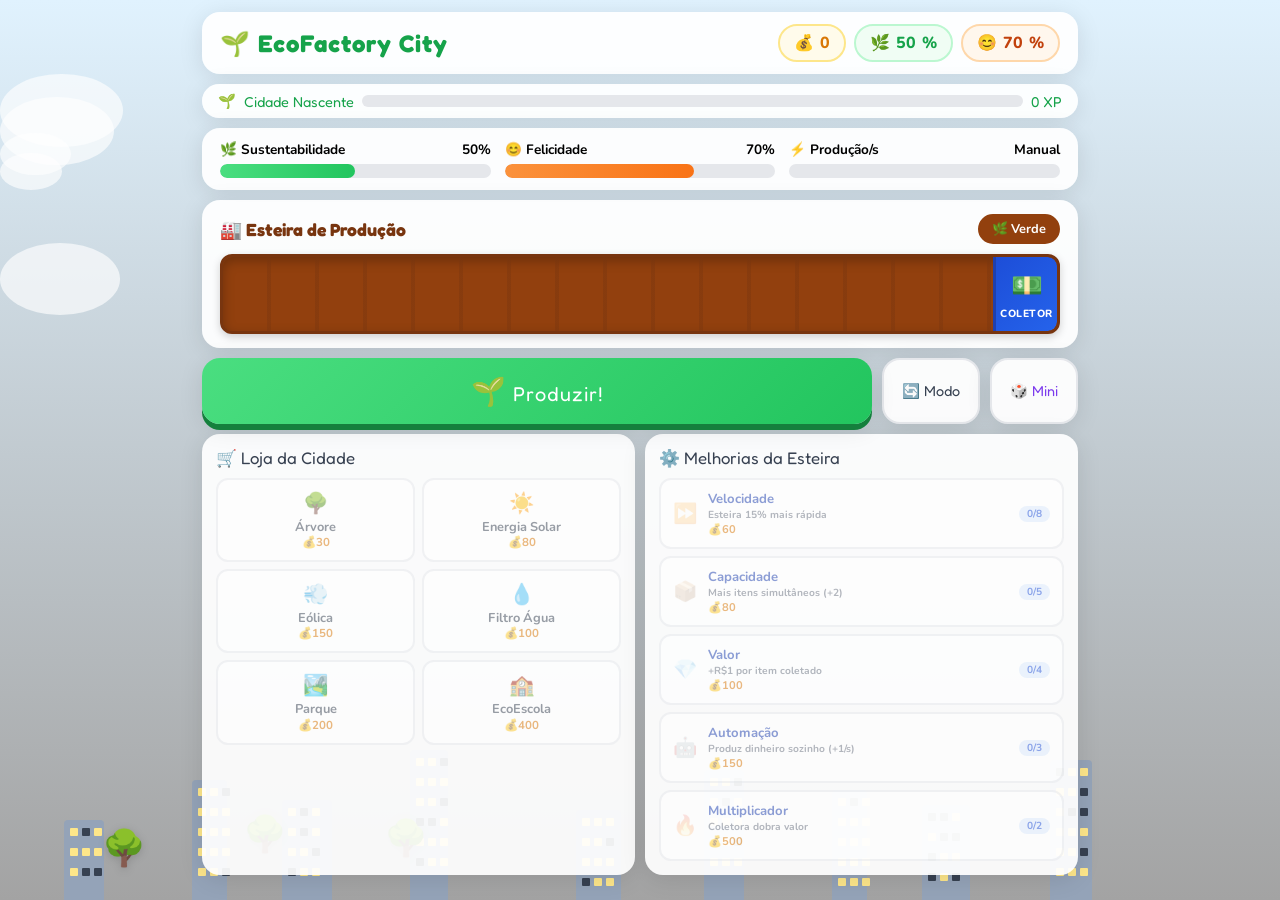
<file: Jogos/EcoFactory/ecofactory-city.html>
<!DOCTYPE html>
<html lang="pt-BR">
<head>
<meta charset="UTF-8">
<meta name="viewport" content="width=device-width, initial-scale=1.0">
<title>🌱 EcoFactory City</title>
<style>
  @import url('https://fonts.googleapis.com/css2?family=Fredoka+One&family=Nunito:wght@400;600;700;800&display=swap');

  :root {
    --eco: #4ade80;
    --eco-dark: #16a34a;
    --eco-light: #bbf7d0;
    --money: #fbbf24;
    --money-dark: #d97706;
    --dirty: #9ca3af;
    --dirty-dark: #4b5563;
    --sky-good: #bae6fd;
    --sky-bad: #d1d5db;
    --belt: #92400e;
    --belt-light: #b45309;
    --panel: rgba(255,255,255,0.92);
    --shadow: 0 4px 24px rgba(0,0,0,0.10);
    --radius: 18px;
    --font-head: 'Fredoka One', cursive;
    --font-body: 'Nunito', sans-serif;
    --city-bg: #bae6fd;
    --ground: #86efac;
    --smoke: 0;
  }

  * { box-sizing: border-box; margin: 0; padding: 0; }

  body {
    font-family: var(--font-body);
    background: var(--city-bg);
    min-height: 100vh;
    overflow-x: hidden;
    transition: background 1.5s ease;
    user-select: none;
  }

  /* ===== SKY / CITY BG ===== */
  #city-scene {
    position: fixed;
    inset: 0;
    z-index: 0;
    transition: background 2s;
    overflow: hidden;
  }

  .cloud {
    position: absolute;
    border-radius: 50%;
    background: white;
    opacity: 0.7;
    animation: drift linear infinite;
    transition: background 2s, opacity 2s;
  }
  @keyframes drift { from{transform:translateX(-200px)} to{transform:translateX(110vw)} }

  .smoke-particle {
    position: absolute;
    bottom: 0;
    width: 18px; height: 18px;
    border-radius: 50%;
    background: #6b7280;
    opacity: 0.5;
    animation: smokeUp 3s ease-out forwards;
    pointer-events: none;
  }
  @keyframes smokeUp {
    0%{transform:translateY(0) scale(0.5);opacity:0.5}
    100%{transform:translateY(-180px) scale(2.5);opacity:0}
  }

  .city-building {
    position: absolute;
    bottom: 0;
    border-radius: 4px 4px 0 0;
    transition: background 2s, box-shadow 2s;
  }

  .tree-city {
    position: absolute;
    bottom: 0;
    font-size: 2.2em;
    filter: drop-shadow(0 2px 4px rgba(0,0,0,0.15));
    transition: opacity 1s, transform 0.5s;
  }

  /* ===== LAYOUT ===== */
  #wrapper {
    position: relative;
    z-index: 1;
    min-height: 100vh;
    padding: 12px;
    display: flex;
    flex-direction: column;
    gap: 10px;
    max-width: 900px;
    margin: 0 auto;
  }

  /* ===== HEADER ===== */
  #header {
    display: flex;
    align-items: center;
    justify-content: space-between;
    background: var(--panel);
    border-radius: var(--radius);
    padding: 12px 18px;
    box-shadow: var(--shadow);
    flex-wrap: wrap;
    gap: 8px;
  }

  #header h1 {
    font-family: var(--font-head);
    font-size: 1.5em;
    color: var(--eco-dark);
    letter-spacing: 1px;
  }

  .stat-pill {
    display: flex; align-items: center; gap: 6px;
    background: #f0fdf4;
    border-radius: 30px;
    padding: 6px 14px;
    font-weight: 800;
    font-size: 1em;
    border: 2px solid var(--eco-light);
    transition: background 0.3s;
  }
  .stat-pill.money { background: #fffbeb; border-color: #fde68a; color: var(--money-dark); }
  .stat-pill.eco { color: var(--eco-dark); }
  .stat-pill.happy { background: #fff7ed; border-color: #fed7aa; color: #c2410c; }

  /* ===== BARS ===== */
  #bars-panel {
    background: var(--panel);
    border-radius: var(--radius);
    padding: 12px 18px;
    box-shadow: var(--shadow);
    display: flex; gap: 14px; flex-wrap: wrap;
  }

  .bar-item {
    flex: 1; min-width: 140px;
  }

  .bar-label {
    display: flex; justify-content: space-between; align-items: center;
    font-weight: 700; font-size: 0.85em; margin-bottom: 5px;
  }

  .bar-track {
    height: 14px;
    background: #e5e7eb;
    border-radius: 20px;
    overflow: hidden;
    position: relative;
  }

  .bar-fill {
    height: 100%;
    border-radius: 20px;
    transition: width 0.6s ease, background 0.6s;
  }

  .bar-fill.eco-fill { background: linear-gradient(90deg, #4ade80, #22c55e); }
  .bar-fill.happy-fill { background: linear-gradient(90deg, #fb923c, #f97316); }
  .bar-fill.prod-fill { background: linear-gradient(90deg, #60a5fa, #3b82f6); }

  /* ===== BELT SECTION ===== */
  #belt-section {
    background: var(--panel);
    border-radius: var(--radius);
    padding: 14px 18px;
    box-shadow: var(--shadow);
  }

  #belt-header {
    display: flex; align-items: center; justify-content: space-between;
    margin-bottom: 10px;
  }
  #belt-header h2 { font-family: var(--font-head); color: #78350f; font-size: 1.1em; }

  .belt-type-tabs {
    display: flex; gap: 6px;
  }
  .belt-tab {
    padding: 4px 12px;
    border-radius: 20px;
    border: 2px solid #d1d5db;
    background: white;
    cursor: pointer;
    font-family: var(--font-body);
    font-weight: 700;
    font-size: 0.8em;
    transition: all 0.2s;
  }
  .belt-tab.active { background: var(--belt); color: white; border-color: var(--belt); }
  .belt-tab:not(.active):hover { border-color: var(--belt); color: var(--belt); }

  #belt-container {
    position: relative;
    background: #92400e;
    border-radius: 12px;
    height: 80px;
    overflow: hidden;
    border: 3px solid #78350f;
    box-shadow: inset 0 4px 12px rgba(0,0,0,0.25), 0 3px 8px rgba(0,0,0,0.18);
  }

  /* belt stripes */
  #belt-container::before {
    content: '';
    position: absolute;
    inset: 0;
    background: repeating-linear-gradient(90deg, transparent 0px, transparent 44px, rgba(120,53,15,0.4) 44px, rgba(120,53,15,0.4) 48px);
    animation: beltMove linear infinite;
    border-radius: 9px;
  }
  @keyframes beltMove { from{background-position:0 0} to{background-position:-48px 0} }

  /* adjust animation speed via JS */

  .belt-item {
    position: absolute;
    top: 50%;
    transform: translateY(-50%);
    font-size: 2em;
    animation: beltTravel linear forwards;
    filter: drop-shadow(0 2px 4px rgba(0,0,0,0.3));
    z-index: 2;
    pointer-events: none;
  }
  @keyframes beltTravel {
    from { left: 0; }
    to { left: calc(100% + 40px); }
  }

  /* collector at end */
  #collector {
    position: absolute;
    right: 0; top: 0; bottom: 0;
    width: 64px;
    background: linear-gradient(135deg, #1d4ed8, #2563eb);
    display: flex; flex-direction: column; align-items: center; justify-content: center;
    gap: 3px;
    z-index: 3;
    border-radius: 0 9px 9px 0;
    border-left: 3px solid #1e40af;
  }
  #collector span { font-size: 1.6em; }
  #collector small { color: white; font-size: 0.65em; font-weight: 800; letter-spacing: 0.5px; }

  .coin-pop {
    position: absolute;
    right: 32px;
    top: 8px;
    font-size: 1.2em;
    font-weight: 800;
    color: var(--money);
    animation: coinPop 1s ease-out forwards;
    pointer-events: none;
    z-index: 10;
    text-shadow: 0 2px 4px rgba(0,0,0,0.3);
  }
  @keyframes coinPop {
    0% { transform: translateY(0) scale(0.5); opacity: 1; }
    100% { transform: translateY(-60px) scale(1.2); opacity: 0; }
  }

  /* ===== CLICK BUTTON ===== */
  #action-row {
    display: flex; gap: 10px; align-items: stretch;
  }

  #click-btn {
    flex: 1;
    padding: 16px;
    border: none;
    border-radius: var(--radius);
    font-family: var(--font-head);
    font-size: 1.25em;
    cursor: pointer;
    background: linear-gradient(135deg, #4ade80, #22c55e);
    color: white;
    box-shadow: 0 6px 0 #15803d, var(--shadow);
    transition: transform 0.08s, box-shadow 0.08s;
    letter-spacing: 1px;
    position: relative;
    overflow: hidden;
  }
  #click-btn:active {
    transform: translateY(4px);
    box-shadow: 0 2px 0 #15803d, var(--shadow);
  }
  #click-btn.polluting {
    background: linear-gradient(135deg, #f87171, #ef4444);
    box-shadow: 0 6px 0 #b91c1c, var(--shadow);
  }
  #click-btn.polluting:active { box-shadow: 0 2px 0 #b91c1c; }

  #click-btn .btn-icon { font-size: 1.4em; }

  #mode-toggle {
    padding: 14px 18px;
    border: none;
    border-radius: var(--radius);
    background: var(--panel);
    font-family: var(--font-head);
    font-size: 0.9em;
    cursor: pointer;
    box-shadow: var(--shadow);
    border: 2px solid #e5e7eb;
    color: #374151;
    transition: all 0.2s;
  }
  #mode-toggle:hover { border-color: var(--eco); color: var(--eco-dark); }

  /* ===== SHOP + UPGRADES ===== */
  #bottom-row {
    display: flex; gap: 10px; flex-wrap: wrap;
  }

  #shop-panel, #upgrades-panel {
    flex: 1; min-width: 240px;
    background: var(--panel);
    border-radius: var(--radius);
    padding: 14px;
    box-shadow: var(--shadow);
  }

  .panel-title {
    font-family: var(--font-head);
    font-size: 1.05em;
    color: #374151;
    margin-bottom: 10px;
    display: flex; align-items: center; gap: 6px;
  }

  .shop-grid {
    display: grid;
    grid-template-columns: 1fr 1fr;
    gap: 7px;
  }

  .shop-btn {
    padding: 10px 8px;
    border-radius: 12px;
    border: 2px solid #e5e7eb;
    background: white;
    cursor: pointer;
    font-family: var(--font-body);
    font-weight: 700;
    font-size: 0.8em;
    text-align: center;
    transition: all 0.18s;
    line-height: 1.3;
    color: #374151;
  }
  .shop-btn:hover:not(:disabled) {
    border-color: var(--eco);
    background: #f0fdf4;
    transform: translateY(-2px);
    box-shadow: 0 4px 8px rgba(74,222,128,0.2);
  }
  .shop-btn:disabled { opacity: 0.5; cursor: not-allowed; }
  .shop-btn .item-cost { color: var(--money-dark); font-size: 0.9em; }
  .shop-btn .item-icon { font-size: 1.6em; display: block; margin-bottom: 2px; }
  .shop-btn.bought { background: #f0fdf4; border-color: var(--eco); color: var(--eco-dark); }

  .upgrade-list { display: flex; flex-direction: column; gap: 7px; }

  .upgrade-btn {
    display: flex; align-items: center; gap: 10px;
    padding: 10px 12px;
    border-radius: 12px;
    border: 2px solid #e5e7eb;
    background: white;
    cursor: pointer;
    font-family: var(--font-body);
    font-weight: 700;
    font-size: 0.82em;
    transition: all 0.18s;
    text-align: left;
  }
  .upgrade-btn:hover:not(:disabled) {
    border-color: #60a5fa;
    background: #eff6ff;
    transform: translateX(3px);
  }
  .upgrade-btn:disabled { opacity: 0.5; cursor: not-allowed; }
  .upgrade-icon { font-size: 1.5em; }
  .upgrade-info { flex: 1; }
  .upgrade-name { color: #1e40af; }
  .upgrade-cost { color: var(--money-dark); font-size: 0.85em; }
  .upgrade-level { background: #dbeafe; color: #1d4ed8; border-radius: 8px; padding: 1px 8px; font-size: 0.78em; }

  /* ===== EVENT POPUP ===== */
  #event-overlay {
    display: none;
    position: fixed;
    inset: 0;
    background: rgba(0,0,0,0.55);
    z-index: 100;
    align-items: center;
    justify-content: center;
    backdrop-filter: blur(4px);
  }
  #event-overlay.show { display: flex; }

  #event-card {
    background: white;
    border-radius: 24px;
    padding: 28px 32px;
    max-width: 380px;
    width: 90%;
    box-shadow: 0 20px 60px rgba(0,0,0,0.25);
    text-align: center;
    animation: popIn 0.35s cubic-bezier(0.34,1.56,0.64,1);
  }
  @keyframes popIn {
    from { transform: scale(0.6); opacity: 0; }
    to { transform: scale(1); opacity: 1; }
  }

  #event-card .event-icon { font-size: 3em; margin-bottom: 10px; }
  #event-card h3 { font-family: var(--font-head); font-size: 1.4em; color: #1f2937; margin-bottom: 8px; }
  #event-card p { color: #6b7280; font-size: 0.9em; margin-bottom: 20px; line-height: 1.5; }

  .event-btns { display: flex; gap: 10px; }
  .event-accept, .event-refuse {
    flex: 1; padding: 12px; border: none; border-radius: 14px;
    font-family: var(--font-head); font-size: 1em; cursor: pointer;
    transition: transform 0.15s, box-shadow 0.15s;
  }
  .event-accept { background: linear-gradient(135deg, #f87171, #ef4444); color: white; box-shadow: 0 4px 0 #b91c1c; }
  .event-refuse { background: linear-gradient(135deg, #4ade80, #22c55e); color: white; box-shadow: 0 4px 0 #15803d; }
  .event-accept:active, .event-refuse:active { transform: translateY(3px); box-shadow: 0 1px 0; }

  .event-effect { font-size: 0.78em; margin-top: 3px; opacity: 0.8; }

  /* ===== MINIGAME ===== */
  #minigame-overlay {
    display: none;
    position: fixed;
    inset: 0;
    background: rgba(0,0,0,0.6);
    z-index: 100;
    align-items: center;
    justify-content: center;
    backdrop-filter: blur(4px);
  }
  #minigame-overlay.show { display: flex; }

  #minigame-card {
    background: white;
    border-radius: 24px;
    padding: 24px;
    max-width: 360px;
    width: 90%;
    box-shadow: 0 20px 60px rgba(0,0,0,0.25);
    text-align: center;
    animation: popIn 0.35s cubic-bezier(0.34,1.56,0.64,1);
  }
  #minigame-card h3 { font-family: var(--font-head); font-size: 1.3em; margin-bottom: 8px; color: #1f2937; }
  #minigame-card p { color: #6b7280; font-size: 0.88em; margin-bottom: 14px; }
  #minigame-area {
    min-height: 120px;
    border: 2px dashed #d1d5db;
    border-radius: 14px;
    display: flex; align-items: center; justify-content: center;
    flex-wrap: wrap;
    gap: 10px;
    padding: 12px;
    margin-bottom: 12px;
  }
  .trash-item {
    font-size: 2.4em;
    cursor: pointer;
    transition: transform 0.15s;
    line-height: 1;
  }
  .trash-item:hover { transform: scale(1.25) rotate(-10deg); }
  #mg-timer { font-size: 2em; font-family: var(--font-head); color: #ef4444; }
  #mg-score { font-weight: 800; color: var(--eco-dark); }

  /* ===== TOAST ===== */
  #toast-container {
    position: fixed;
    bottom: 20px; right: 20px;
    z-index: 200;
    display: flex; flex-direction: column; gap: 8px;
  }

  .toast {
    background: white;
    border-radius: 14px;
    padding: 12px 18px;
    font-weight: 700;
    font-size: 0.9em;
    box-shadow: 0 8px 24px rgba(0,0,0,0.15);
    animation: toastIn 0.3s ease, toastOut 0.4s 2.3s forwards;
    display: flex; align-items: center; gap: 8px;
    border-left: 4px solid var(--eco);
  }
  .toast.money-toast { border-color: var(--money); }
  .toast.warn-toast { border-color: #ef4444; }
  @keyframes toastIn { from{transform:translateX(120px);opacity:0} to{transform:translateX(0);opacity:1} }
  @keyframes toastOut { to{transform:translateX(120px);opacity:0} }

  /* ===== LEVEL BADGE ===== */
  #level-badge {
    background: var(--panel);
    border-radius: var(--radius);
    padding: 8px 16px;
    text-align: center;
    box-shadow: var(--shadow);
    font-family: var(--font-head);
    color: var(--eco-dark);
    font-size: 0.9em;
    display: flex; align-items: center; justify-content: center; gap: 8px;
  }

  #progress-bar-track {
    flex: 1;
    height: 12px;
    background: #e5e7eb;
    border-radius: 20px;
    overflow: hidden;
  }
  #progress-bar-fill {
    height: 100%;
    background: linear-gradient(90deg, var(--eco), #86efac);
    border-radius: 20px;
    transition: width 0.5s ease;
  }

  /* Responsive */
  @media(max-width: 540px) {
    #header h1 { font-size: 1.2em; }
    .stat-pill { font-size: 0.85em; padding: 5px 10px; }
    #click-btn { font-size: 1em; }
    .shop-grid { grid-template-columns: 1fr 1fr; }
  }

  .auto-badge {
    position: absolute;
    top: -8px; right: -8px;
    background: #7c3aed;
    color: white;
    font-size: 0.55em;
    padding: 2px 7px;
    border-radius: 20px;
    font-weight: 800;
    letter-spacing: 0.5px;
  }

  #fps-counter {
    position: fixed; bottom: 8px; left: 12px;
    font-size: 0.7em; color: rgba(0,0,0,0.25);
    z-index: 300;
    font-family: monospace;
  }
</style>
</head>
<body>

<div id="city-scene"></div>

<div id="wrapper">
  <!-- HEADER -->
  <div id="header">
    <h1>🌱 EcoFactory City</h1>
    <div style="display:flex;gap:8px;flex-wrap:wrap;">
      <div class="stat-pill money">💰 <span id="money-display">0</span></div>
      <div class="stat-pill eco">🌿 <span id="eco-display">50</span>%</div>
      <div class="stat-pill happy">😊 <span id="happy-display">70</span>%</div>
    </div>
  </div>

  <!-- LEVEL -->
  <div id="level-badge">
    <span id="level-icon">🌱</span>
    <span id="level-name">Cidade Nascente</span>
    <div id="progress-bar-track">
      <div id="progress-bar-fill" style="width:5%"></div>
    </div>
    <span id="level-xp">0 XP</span>
  </div>

  <!-- BARS -->
  <div id="bars-panel">
    <div class="bar-item">
      <div class="bar-label">
        <span>🌿 Sustentabilidade</span><span id="eco-pct">50%</span>
      </div>
      <div class="bar-track"><div class="bar-fill eco-fill" id="eco-bar" style="width:50%"></div></div>
    </div>
    <div class="bar-item">
      <div class="bar-label">
        <span>😊 Felicidade</span><span id="happy-pct">70%</span>
      </div>
      <div class="bar-track"><div class="bar-fill happy-fill" id="happy-bar" style="width:70%"></div></div>
    </div>
    <div class="bar-item">
      <div class="bar-label">
        <span>⚡ Produção/s</span><span id="prod-display">0</span>
      </div>
      <div class="bar-track"><div class="bar-fill prod-fill" id="prod-bar" style="width:5%"></div></div>
    </div>
  </div>

  <!-- BELT -->
  <div id="belt-section">
    <div id="belt-header">
      <h2>🏭 Esteira de Produção</h2>
      <div class="belt-type-tabs">
        <button class="belt-tab active" data-type="green" onclick="setBeltType('green')">🌿 Verde</button>
        <button class="belt-tab" data-type="recycle" onclick="setBeltType('recycle')" id="tab-recycle" style="display:none">♻️ Recicla</button>
        <button class="belt-tab" data-type="energy" onclick="setBeltType('energy')" id="tab-energy" style="display:none">⚡ Energia</button>
      </div>
    </div>
    <div id="belt-container">
      <div id="collector">
        <span>💵</span>
        <small>COLETOR</small>
      </div>
    </div>
  </div>

  <!-- ACTION ROW -->
  <div id="action-row">
    <button id="click-btn" onclick="clickProduce()">
      <span class="btn-icon">🌱</span> Produzir!
    </button>
    <button id="mode-toggle" onclick="toggleMode()">🔄 Modo</button>
    <button id="minigame-btn" onclick="openMinigame()" style="padding:14px 18px;border:none;border-radius:18px;background:var(--panel);font-family:var(--font-head);font-size:0.9em;cursor:pointer;box-shadow:var(--shadow);border:2px solid #e5e7eb;color:#7c3aed;">🎲 Mini</button>
  </div>

  <!-- BOTTOM ROW -->
  <div id="bottom-row">
    <!-- SHOP -->
    <div id="shop-panel">
      <div class="panel-title">🛒 Loja da Cidade</div>
      <div class="shop-grid" id="shop-grid">
        <!-- populated by JS -->
      </div>
    </div>

    <!-- UPGRADES -->
    <div id="upgrades-panel">
      <div class="panel-title">⚙️ Melhorias da Esteira</div>
      <div class="upgrade-list" id="upgrade-list">
        <!-- populated by JS -->
      </div>
    </div>
  </div>
</div>

<!-- EVENT POPUP -->
<div id="event-overlay">
  <div id="event-card">
    <div class="event-icon" id="ev-icon">📢</div>
    <h3 id="ev-title">Evento!</h3>
    <p id="ev-desc">Descrição do evento.</p>
    <div class="event-btns">
      <button class="event-accept" onclick="resolveEvent(true)">
        💰 Aceitar<br><span class="event-effect" id="ev-accept-effect"></span>
      </button>
      <button class="event-refuse" onclick="resolveEvent(false)">
        🌱 Recusar<br><span class="event-effect" id="ev-refuse-effect"></span>
      </button>
    </div>
  </div>
</div>

<!-- MINIGAME OVERLAY -->
<div id="minigame-overlay">
  <div id="minigame-card">
    <h3>♻️ Separar o Lixo!</h3>
    <p>Clique <strong>apenas nos recicláveis</strong> ♻️ antes do tempo acabar! Cada erro tira R$25 do prêmio.</p>
    <div id="minigame-area"></div>
    <div style="display:flex;justify-content:space-between;align-items:center">
      <div>⏱️ <span id="mg-timer">10</span>s</div>
      <div>❌ <span id="mg-score">0 erros</span></div>
    </div>
    <button onclick="closeMinigame()" style="margin-top:12px;padding:8px 22px;border:none;border-radius:12px;background:#e5e7eb;cursor:pointer;font-family:var(--font-head)">Fechar</button>
  </div>
</div>

<!-- LEVEL UP MODAL -->
<div id="levelup-overlay" style="display:none;position:fixed;inset:0;background:rgba(0,0,0,0.55);z-index:110;align-items:center;justify-content:center;backdrop-filter:blur(4px);">
  <div id="levelup-card" style="background:white;border-radius:28px;padding:36px 32px;max-width:360px;width:90%;box-shadow:0 24px 64px rgba(0,0,0,0.25);text-align:center;animation:popIn 0.4s cubic-bezier(0.34,1.56,0.64,1);">
    <div style="font-size:3.5em;margin-bottom:8px" id="lu-icon">🌿</div>
    <div style="font-family:var(--font-head);font-size:1.1em;color:#6b7280;margin-bottom:4px">CIDADE EVOLUIU!</div>
    <div style="font-family:var(--font-head);font-size:1.8em;color:var(--eco-dark);margin-bottom:8px" id="lu-name">Vilarejo Verde</div>
    <div style="color:#6b7280;font-size:0.9em;margin-bottom:24px" id="lu-desc">Continue produzindo e comprando melhorias!</div>
    <button onclick="closeLevelUp()" style="padding:14px 40px;border:none;border-radius:16px;background:linear-gradient(135deg,#4ade80,#22c55e);color:white;font-family:var(--font-head);font-size:1.1em;cursor:pointer;box-shadow:0 4px 0 #15803d;">🎉 Continuar!</button>
  </div>
</div>

<!-- GAME OVER -->
<div id="gameover-overlay" style="display:none;position:fixed;inset:0;background:rgba(0,0,0,0.75);z-index:120;align-items:center;justify-content:center;backdrop-filter:blur(6px);">
  <div style="background:white;border-radius:28px;padding:36px 32px;max-width:380px;width:90%;box-shadow:0 24px 64px rgba(0,0,0,0.35);text-align:center;animation:popIn 0.4s cubic-bezier(0.34,1.56,0.64,1);">
    <div style="font-size:4em;margin-bottom:8px">💀</div>
    <div style="font-family:var(--font-head);font-size:2em;color:#ef4444;margin-bottom:8px">GAME OVER</div>
    <div style="color:#6b7280;font-size:0.95em;margin-bottom:8px">A sustentabilidade chegou a <strong>0%</strong>.<br>Sua cidade foi destruída pela poluição!</div>
    <div style="background:#fef2f2;border-radius:14px;padding:12px;margin-bottom:20px;font-size:0.9em;color:#991b1b">
      💰 Total ganho: <strong id="go-money">0</strong><br>
      🏆 XP acumulado: <strong id="go-xp">0</strong>
    </div>
    <button onclick="restartGame()" style="padding:14px 40px;border:none;border-radius:16px;background:linear-gradient(135deg,#4ade80,#22c55e);color:white;font-family:var(--font-head);font-size:1.1em;cursor:pointer;box-shadow:0 4px 0 #15803d;">🔄 Tentar de Novo</button>
  </div>
</div>

<!-- WIN SCREEN -->
<div id="win-overlay" style="display:none;position:fixed;inset:0;background:rgba(0,0,0,0.7);z-index:120;align-items:center;justify-content:center;backdrop-filter:blur(6px);">
  <div style="background:linear-gradient(135deg,#f0fdf4,#dcfce7);border-radius:28px;padding:36px 32px;max-width:400px;width:90%;box-shadow:0 24px 64px rgba(0,0,0,0.3);text-align:center;animation:popIn 0.4s cubic-bezier(0.34,1.56,0.64,1);border:3px solid #4ade80;">
    <div style="font-size:4em;margin-bottom:8px">🏆</div>
    <div style="font-family:var(--font-head);font-size:2em;color:var(--eco-dark);margin-bottom:6px">PARABÉNS!</div>
    <div style="font-family:var(--font-head);font-size:1.2em;color:#16a34a;margin-bottom:10px">✨ EcoParaíso Alcançado! ✨</div>
    <div style="color:#374151;font-size:0.92em;margin-bottom:12px">Você transformou sua cidade numa capital sustentável! O planeta agradece! 🌍</div>
    <div style="background:white;border-radius:14px;padding:14px;margin-bottom:20px;font-size:0.9em;color:#374151">
      💰 Total ganho: <strong id="win-money">0</strong><br>
      🌿 Sustentabilidade: <strong id="win-eco">0</strong>%<br>
      🏆 XP acumulado: <strong id="win-xp">0</strong>
    </div>
    <button onclick="restartGame()" style="padding:14px 40px;border:none;border-radius:16px;background:linear-gradient(135deg,#4ade80,#22c55e);color:white;font-family:var(--font-head);font-size:1.1em;cursor:pointer;box-shadow:0 4px 0 #15803d;margin-right:8px;">🔄 Jogar Novamente</button>
  </div>
</div>

<!-- TOAST CONTAINER -->
<div id="toast-container"></div>
<div id="fps-counter"></div>

<script>
// ============================================================
//  GAME STATE
// ============================================================
const G = {
  money: 0,
  eco: 50,
  happy: 70,
  xp: 0,
  level: 0,
  beltType: 'green',
  beltCapacity: 3,
  beltItemValue: 1,
  beltValueMult: 1,
  autoProduceRate: 0,
  itemsOnBelt: 0,
  totalItems: 0,
  totalEarned: 0,
  lastTick: Date.now(),
  tickDelta: 0,
  // eco decay / gain
  ecoDecayRate: 0.4,
  ecoGainRate: 0.2,
  happyDecayRate: 0.1,
  // city items bought
  trees: 0,
  solar: 0,
  windmills: 0,
  waterFilter: 0,
  // upgrades
  upgSpeed: 0,
  upgCapacity: 0,
  upgValue: 0,
  upgAuto: 0,
  upgMult: 0,
  // mode
  polluting: false,
  gameOver: false,
  gameWon: false,
  // unlocks
  unlockedRecycle: false,
  unlockedEnergy: false,
  // event cooldown
  nextEvent: 30,
  eventElapsed: 0,
  eventActive: false,
  // smoke particles timer
  smokeTimer: 0,
};

const LEVELS = [
  { xp: 0,    name: 'Cidade Nascente',       icon: '🌱' },
  { xp: 120,  name: 'Vilarejo Verde',         icon: '🌿' },
  { xp: 350,  name: 'Cidade Limpa',           icon: '🏡' },
  { xp: 800,  name: 'Metrópole Sustentável',  icon: '🌳' },
  { xp: 1800, name: 'Capital Ecológica',      icon: '🌍' },
  { xp: 3500, name: 'EcoParaíso',             icon: '✨' },
];

const BELT_ITEMS = {
  green:      { eco: true,  icons: ['🌱','🌿','🍃','🌾'], label: 'Produzir Planta', color: '#22c55e' },
  recycle:    { eco: true,  icons: ['♻️','📦','🗃️','🥤'], label: 'Reciclar',        color: '#0ea5e9' },
  energy:     { eco: true,  icons: ['⚡','☀️','💧','🔋'], label: 'Gerar Energia',   color: '#8b5cf6' },
  industrial: { eco: false, icons: ['⚙️','🔩','🔧','💊'], label: 'Produzir Peça',   color: '#ef4444' },
};

// ecoBtn=true means "Recusar" is the green eco choice; moneyBtn=true means "Aceitar" is the red money choice
const EVENTS = [
  { icon:'🏭', title:'Nova Fábrica!',         desc:'Uma empresa quer abrir uma fábrica em sua cidade. Muito lucro, muita poluição.', acceptMoney:200, acceptEco:-20, refuseEco:12, refuseMoney:0 },
  { icon:'🌳', title:'Plantação Comunitária', desc:'Moradores querem plantar árvores no centro. Custa dinheiro mas melhora a cidade.', acceptMoney:0,   acceptEco:20,  refuseEco:0,   refuseMoney:0, acceptIsEco:true },
  { icon:'⛽', title:'Oferta de Petróleo',    desc:'Uma empresa quer explorar petróleo. $$ rápido mas desastre ambiental.', acceptMoney:350, acceptEco:-35, refuseEco:15, refuseMoney:0 },
  { icon:'☀️', title:'Subsídio Solar',        desc:'O governo oferece subsídio para energia solar. Ótimo para o meio ambiente!', acceptMoney:0,   acceptEco:25,  refuseEco:0,   refuseMoney:0, acceptIsEco:true },
  { icon:'🐟', title:'Pesca Industrial',      desc:'Empresas de pesca querem usar o lago. Bom dinheiro mas afeta os peixes.', acceptMoney:180, acceptEco:-15, refuseEco:10, refuseMoney:0 },
  { icon:'🚌', title:'Transporte Verde',      desc:'Implementar ônibus elétricos. Aumenta a felicidade e a sustentabilidade!', acceptMoney:0,   acceptEco:18,  refuseEco:0,   refuseMoney:0, acceptIsEco:true },
  { icon:'🏗️', title:'Loteamento Urbano',     desc:'Construtora quer derrubar área verde para construir prédios. Muito dinheiro.', acceptMoney:280, acceptEco:-25, refuseEco:8,  refuseMoney:0 },
  { icon:'🌊', title:'Energia das Marés',     desc:'Projeto de energia renovável das marés. Caro mas sustentável!', acceptMoney:0,   acceptEco:22,  refuseEco:0,   refuseMoney:0, acceptIsEco:true },
];

const SHOP_ITEMS = [
  { id:'tree',       icon:'🌳', name:'Árvore',       cost:30,   eco:8,   happy:3,   effect:'eco' },
  { id:'solar',      icon:'☀️', name:'Energia Solar', cost:80,   eco:12,  happy:5,   effect:'eco' },
  { id:'windmill',   icon:'💨', name:'Eólica',        cost:150,  eco:18,  happy:7,   effect:'eco' },
  { id:'waterfilter',icon:'💧', name:'Filtro Água',   cost:100,  eco:10,  happy:10,  effect:'both' },
  { id:'park',       icon:'🏞️', name:'Parque',        cost:200,  eco:20,  happy:15,  effect:'both' },
  { id:'school',     icon:'🏫', name:'EcoEscola',     cost:400,  eco:15,  happy:20,  effect:'both' },
];

const UPGRADES = [
  { id:'speed',    icon:'⏩', name:'Velocidade',   desc:'Esteira 15% mais rápida',       costs:[60,120,200,320,500,800,1200,1800],  maxLevel:8 },
  { id:'capacity', icon:'📦', name:'Capacidade',   desc:'Mais itens simultâneos (+2)',    costs:[80,200,400,700,1100],               maxLevel:5 },
  { id:'value',    icon:'💎', name:'Valor',         desc:'+R$1 por item coletado',        costs:[100,250,500,1000],                  maxLevel:4 },
  { id:'auto',     icon:'🤖', name:'Automação',     desc:'Produz dinheiro sozinho (+1/s)',costs:[150,350,700],                       maxLevel:3 },
  { id:'mult',     icon:'🔥', name:'Multiplicador', desc:'Coletora dobra valor',          costs:[500,1200],                          maxLevel:2 },
];

// City shop counts
const shopCounts = {};
SHOP_ITEMS.forEach(s => shopCounts[s.id] = 0);

// ============================================================
//  BELT LOGIC
// ============================================================
let beltItemsQueue = [];

function getBeltDuration() {
  // base 4s, each speed upgrade = 15% faster
  return Math.max(1.0, 4 / (1 + G.upgSpeed * 0.15));
}

function spawnBeltItem(manual = false) {
  if (G.itemsOnBelt >= G.beltCapacity) return false;
  const bi = BELT_ITEMS[G.beltType];
  const icon = bi.icons[Math.floor(Math.random() * bi.icons.length)];
  const el = document.createElement('div');
  el.className = 'belt-item';
  el.textContent = icon;
  const dur = getBeltDuration();
  el.style.animationDuration = dur + 's';
  // random vertical offset
  el.style.top = (30 + Math.random() * 20) + '%';
  document.getElementById('belt-container').appendChild(el);
  G.itemsOnBelt++;
  G.totalItems++;

  // on finish
  const timeout = dur * 1000;
  setTimeout(() => {
    el.remove();
    G.itemsOnBelt = Math.max(0, G.itemsOnBelt - 1);
    collectItem(bi.eco);
  }, timeout - 50);

  return true;
}

function collectItem(isEco) {
  // beltItemValue = 1 + upgValue (each level adds R$1)
  const baseVal = 1 + G.upgValue;
  const mult = 1 + G.upgMult;
  const happyBonus = 1 + (G.happy - 50) / 200;
  const earned = Math.floor(baseVal * mult * happyBonus * (isEco ? 1 : 2.5));
  G.money += earned;
  G.totalEarned += earned;
  G.xp += isEco ? 2 : 1;

  if (isEco) {
    G.eco = Math.min(100, G.eco + 0.3);
  } else {
    G.eco = Math.max(0, G.eco - 1.5);
  }

  showCoinPop('+' + earned + '💰');
  updateUI();
  checkLevel();
}

function showCoinPop(txt) {
  const pop = document.createElement('div');
  pop.className = 'coin-pop';
  pop.textContent = txt;
  document.getElementById('belt-container').appendChild(pop);
  setTimeout(() => pop.remove(), 1000);
}

// ============================================================
//  CLICK
// ============================================================
function clickProduce() {
  if (!spawnBeltItem(true)) {
    showToast('⚠️ Esteira cheia! Aguarde...', 'warn');
    return;
  }
  const btn = document.getElementById('click-btn');
  btn.style.transform = 'scale(0.93) translateY(4px)';
  btn.style.boxShadow = '0 2px 0 ' + (G.polluting ? '#b91c1c' : '#15803d');
  setTimeout(() => { btn.style.transform = ''; btn.style.boxShadow = ''; }, 100);
}

function toggleMode() {
  G.polluting = !G.polluting;
  const btn = document.getElementById('click-btn');
  const tog = document.getElementById('mode-toggle');
  if (G.polluting) {
    G.beltType = 'industrial';
    document.querySelectorAll('.belt-tab').forEach(t => t.classList.toggle('active', t.dataset.type === 'industrial'));
    btn.classList.add('polluting');
    btn.innerHTML = '<span class="btn-icon">🏭</span> Poluir!';
    tog.textContent = '🌱 Modo Verde';
    showToast('🏭 Modo Industrial! +💰 mas -🌿', 'warn');
  } else {
    G.beltType = 'green';
    document.querySelectorAll('.belt-tab').forEach(t => t.classList.toggle('active', t.dataset.type === 'green'));
    btn.classList.remove('polluting');
    btn.innerHTML = '<span class="btn-icon">🌱</span> Produzir!';
    tog.textContent = '🔄 Modo';
    showToast('🌱 Modo Verde! +🌿 sustentabilidade', '');
  }
}

function setBeltType(type) {
  G.beltType = type;
  document.querySelectorAll('.belt-tab').forEach(t => {
    t.classList.toggle('active', t.dataset.type === type);
  });
  // update belt color
  const bi = BELT_ITEMS[type];
  document.getElementById('belt-container').style.background = adjustColor(bi.color);
}

function adjustColor(hex) {
  // darken a bit for belt bg
  return '#92400e'; // keep wood look
}

// ============================================================
//  AUTO PRODUCTION — spawns items on belt automatically
// ============================================================
let autoIncomeTimer = 0;

function tickAutoProduction(dt) {
  if (G.upgAuto <= 0) return;
  autoIncomeTimer += dt;
  const rate = G.upgAuto; // items per second
  while (autoIncomeTimer >= 1 / rate) {
    autoIncomeTimer -= 1 / rate;
    spawnBeltItem(false);
  }
}

// ============================================================
//  DECAY / GAIN
// ============================================================
function tickEcoDynamics(dt) {
  const ecoSupport = (shopCounts.tree||0) * 0.05 + (shopCounts.solar||0) * 0.12 + (shopCounts.windmill||0) * 0.2 + (shopCounts.waterfilter||0) * 0.08;
  let ecoChange = -G.ecoDecayRate * dt + ecoSupport * dt;
  if (G.polluting) ecoChange -= 0.8 * dt;
  G.eco = Math.max(0, Math.min(100, G.eco + ecoChange));

  // happy depends on eco
  const targetHappy = 40 + G.eco * 0.6 + (shopCounts.park || 0) * 5 + (shopCounts.school || 0) * 8;
  G.happy += (targetHappy - G.happy) * 0.01 * dt;
  G.happy = Math.max(0, Math.min(100, G.happy));

  // game over check
  if (G.eco <= 0 && !G.gameOver) triggerGameOver();
}

// ============================================================
//  EVENTS
// ============================================================
let currentEvent = null;

function tickEvents(dt) {
  if (G.eventActive) return;
  G.eventElapsed += dt;
  if (G.eventElapsed >= G.nextEvent) {
    G.eventElapsed = 0;
    G.nextEvent = 25 + Math.random() * 35;
    triggerEvent();
  }
}

function triggerEvent() {
  currentEvent = EVENTS[Math.floor(Math.random() * EVENTS.length)];
  const ev = currentEvent;
  document.getElementById('ev-icon').textContent = ev.icon;
  document.getElementById('ev-title').textContent = ev.title;
  document.getElementById('ev-desc').textContent = ev.desc;

  // Aceitar effect text
  const acceptEffects = [];
  if (ev.acceptMoney > 0) acceptEffects.push('+' + ev.acceptMoney + '💰');
  if (ev.acceptMoney < 0) acceptEffects.push(ev.acceptMoney + '💰');
  if (ev.acceptEco > 0)   acceptEffects.push('+' + ev.acceptEco + '🌿');
  if (ev.acceptEco < 0)   acceptEffects.push(ev.acceptEco + '🌿');
  document.getElementById('ev-accept-effect').textContent = acceptEffects.join(' ');

  // Recusar effect text
  const refuseEffects = [];
  if (ev.refuseMoney > 0) refuseEffects.push('+' + ev.refuseMoney + '💰');
  if (ev.refuseEco > 0)   refuseEffects.push('+' + ev.refuseEco + '🌿');
  if (ev.refuseEco < 0)   refuseEffects.push(ev.refuseEco + '🌿');
  document.getElementById('ev-refuse-effect').textContent = refuseEffects.join(' ') || 'Sem alteração';

  // Color buttons: green = eco gain, red = money gain but eco loss
  const acceptBtn = document.querySelector('.event-accept');
  const refuseBtn = document.querySelector('.event-refuse');
  if (ev.acceptIsEco) {
    // Aceitar is the eco choice
    acceptBtn.style.background = 'linear-gradient(135deg, #4ade80, #22c55e)';
    acceptBtn.style.boxShadow = '0 4px 0 #15803d';
    refuseBtn.style.background = 'linear-gradient(135deg, #94a3b8, #64748b)';
    refuseBtn.style.boxShadow = '0 4px 0 #475569';
  } else {
    // Aceitar is the money (polluting) choice, Recusar is eco
    acceptBtn.style.background = 'linear-gradient(135deg, #f87171, #ef4444)';
    acceptBtn.style.boxShadow = '0 4px 0 #b91c1c';
    refuseBtn.style.background = 'linear-gradient(135deg, #4ade80, #22c55e)';
    refuseBtn.style.boxShadow = '0 4px 0 #15803d';
  }

  document.getElementById('event-overlay').classList.add('show');
  G.eventActive = true;
}

function resolveEvent(accept) {
  if (!currentEvent) return;
  const ev = currentEvent;
  if (accept) {
    G.money = Math.max(0, G.money + ev.acceptMoney);
    G.eco = Math.max(0, Math.min(100, G.eco + ev.acceptEco));
    if (ev.acceptIsEco) showToast('🌱 Aceito! Ótima escolha ecológica!', '');
    else if (ev.acceptEco < 0) showToast('🏭 Aceito! +dinheiro mas -sustentabilidade', 'warn');
    else showToast('✅ Aceito!', '');
  } else {
    // Recusar: only eco gain, zero money change
    G.eco = Math.max(0, Math.min(100, G.eco + ev.refuseEco));
    if (ev.refuseEco > 0) showToast('🌿 Recusado! Cidade mais verde!', '');
    else showToast('😬 Recusado.', 'warn');
  }
  document.getElementById('event-overlay').classList.remove('show');
  G.eventActive = false;
  currentEvent = null;
  updateUI();
}

// ============================================================
//  MINIGAME
// ============================================================
let mgTimer = null, mgMistakes = 0, mgHits = 0, mgTime = 0;
const RECYCLABLE = ['♻️','📦','🗃️','🥤','📰','🍶'];
const ORGANIC = ['🍌','🍎','🥬','🍞','🐟','🌽'];

function openMinigame() {
  if (mgTimer) return;
  if (G.gameOver || G.gameWon) return;
  mgMistakes = 0;
  mgHits = 0;
  mgTime = 10;
  document.getElementById('mg-score').textContent = '0 erros';
  document.getElementById('mg-timer').textContent = mgTime;
  buildMinigameItems(25);
  document.getElementById('minigame-overlay').classList.add('show');
  mgTimer = setInterval(() => {
    mgTime--;
    document.getElementById('mg-timer').textContent = mgTime;
    if (mgTime <= 0) endMinigame();
  }, 1000);
}

function buildMinigameItems(count) {
  const area = document.getElementById('minigame-area');
  area.innerHTML = '';
  for (let i = 0; i < count; i++) {
    area.appendChild(createTrashEl());
  }
}

function createTrashEl() {
  const isRec = Math.random() > 0.45;
  const arr = isRec ? RECYCLABLE : ORGANIC;
  const icon = arr[Math.floor(Math.random() * arr.length)];
  const el = document.createElement('div');
  el.className = 'trash-item';
  el.textContent = icon;
  el.dataset.rec = isRec ? '1' : '0';
  el.onclick = () => {
    if (el.dataset.rec === '1') {
      mgHits++;
      el.style.transform = 'scale(0) rotate(180deg)';
      el.style.transition = '0.18s';
      setTimeout(() => el.remove(), 180);
    } else {
      mgMistakes++;
      el.style.background = '#fee2e2';
      el.style.borderRadius = '8px';
      el.style.outline = '2px solid #ef4444';
      document.getElementById('mg-score').textContent = mgMistakes + (mgMistakes === 1 ? ' erro' : ' erros');
    }
  };
  return el;
}

function endMinigame() {
  clearInterval(mgTimer);
  mgTimer = null;
  // R$4 per hit (25 hits = R$100 max), minus R$25 per mistake, floor at 0
  const gross = mgHits * 4;
  const penalty = mgMistakes * 25;
  const reward = Math.max(0, gross - penalty);
  const ecoReward = Math.max(0, Math.floor(reward / 10));
  G.money += reward;
  G.eco = Math.min(100, G.eco + ecoReward);
  const emoji = reward === 100 ? '🏆' : reward > 50 ? '😊' : reward > 0 ? '😅' : '😢';
  const msg = mgMistakes === 0 && mgHits === 0
    ? 'Nenhum item clicado!'
    : mgMistakes === 0
      ? `🏆 ${mgHits} acerto${mgHits > 1 ? 's' : ''}! Perfeito!`
      : `${mgHits} acerto${mgHits !== 1 ? 's' : ''}, ${mgMistakes} erro${mgMistakes !== 1 ? 's' : ''}`;
  document.getElementById('minigame-area').innerHTML = `
    <div style="text-align:center;width:100%;padding:10px 0">
      <div style="font-size:2.5em">${emoji}</div>
      <div style="font-family:var(--font-head);font-size:1.05em;margin:6px 0;color:var(--eco-dark)">${msg}</div>
      <div style="font-weight:800;font-size:1.2em;color:var(--money-dark)">${reward > 0 ? '+💰' + reward : '💰 R$0'}</div>
      ${ecoReward > 0 ? `<div style="font-weight:700;color:var(--eco-dark)">+🌿${ecoReward}</div>` : ''}
    </div>`;
  if (reward > 0) showToast(`♻️ Mini-jogo: +💰${reward}!`, '');
  else showToast('😢 Mini-jogo: sem ganhos!', 'warn');
  updateUI();
  setTimeout(() => closeMinigame(), 2500);
}

function closeMinigame() {
  clearInterval(mgTimer);
  mgTimer = null;
  document.getElementById('minigame-overlay').classList.remove('show');
}

// ============================================================
//  SHOP
// ============================================================
function renderShop() {
  const grid = document.getElementById('shop-grid');
  grid.innerHTML = '';
  SHOP_ITEMS.forEach(item => {
    const count = shopCounts[item.id] || 0;
    const btn = document.createElement('button');
    btn.className = 'shop-btn';
    btn.disabled = G.money < item.cost;
    btn.innerHTML = `
      <span class="item-icon">${item.icon}</span>
      <div>${item.name}</div>
      <div class="item-cost">💰${item.cost}</div>
      ${count > 0 ? `<div style="font-size:0.72em;color:var(--eco-dark);font-weight:800">✅ ${count} comprado${count>1?'s':''}</div>` : ''}
    `;
    btn.onclick = () => buyShop(item);
    grid.appendChild(btn);
  });
}

function buyShop(item) {
  if (G.money < item.cost) { showToast('💸 Dinheiro insuficiente!', 'warn'); return; }
  G.money -= item.cost;
  shopCounts[item.id]++;
  G.eco = Math.min(100, G.eco + item.eco);
  G.happy = Math.min(100, G.happy + item.happy);
  G.xp += 10;
  showToast(`${item.icon} ${item.name} comprado! +${item.eco}🌿 +${item.happy}😊`, '');
  updateUI();
  renderShop();
  renderUpgrades();
  updateCityVisual();
  checkLevel();
}

// ============================================================
//  UPGRADES
// ============================================================
function getUpgradeLevel(id) {
  return G['upg' + id.charAt(0).toUpperCase() + id.slice(1)] || 0;
}

function renderUpgrades() {
  const list = document.getElementById('upgrade-list');
  list.innerHTML = '';
  UPGRADES.forEach(upg => {
    const level = getUpgradeLevel(upg.id);
    const maxed = level >= upg.maxLevel;
    const cost = maxed ? 0 : upg.costs[level];
    const btn = document.createElement('button');
    btn.className = 'upgrade-btn';
    btn.disabled = maxed || G.money < cost;
    btn.innerHTML = `
      <span class="upgrade-icon">${upg.icon}</span>
      <div class="upgrade-info">
        <div class="upgrade-name">${upg.name}</div>
        <div style="font-size:0.78em;color:#6b7280">${upg.desc}</div>
        ${maxed ? '' : `<div class="upgrade-cost">💰${cost}</div>`}
      </div>
      <div class="upgrade-level">${maxed ? 'MAX' : level + '/' + upg.maxLevel}</div>
    `;
    if (!maxed) btn.onclick = () => buyUpgrade(upg, level, cost);
    list.appendChild(btn);
  });
}

function buyUpgrade(upg, level, cost) {
  if (G.money < cost) { showToast('💸 Dinheiro insuficiente!', 'warn'); return; }
  G.money -= cost;
  const key = 'upg' + upg.id.charAt(0).toUpperCase() + upg.id.slice(1);
  G[key] = (G[key] || 0) + 1;
  G.xp += 15;

  // Apply effects
  if (upg.id === 'capacity') G.beltCapacity = 3 + G.upgCapacity * 2;
  if (upg.id === 'auto' && G.upgAuto === 1) showToast('🤖 Automação ativada! Produz itens sozinho!', '');

  // unlock belt types
  if (G.upgAuto >= 1) { G.unlockedRecycle = true; document.getElementById('tab-recycle').style.display = ''; }
  if (G.upgValue >= 2) { G.unlockedEnergy = true; document.getElementById('tab-energy').style.display = ''; }

  showToast(`${upg.icon} ${upg.name} nível ${G[key]}!`, '');
  updateUI();
  renderUpgrades();
  renderShop();
  checkLevel();
}

// ============================================================
//  CITY VISUAL
// ============================================================
const cityScene = document.getElementById('city-scene');

function initCityScene() {
  // clouds
  for (let i = 0; i < 5; i++) {
    const c = document.createElement('div');
    c.className = 'cloud';
    const size = 60 + Math.random() * 80;
    c.style.cssText = `width:${size}px;height:${size*0.6}px;top:${5+Math.random()*30}%;animation-duration:${20+Math.random()*30}s;animation-delay:${-Math.random()*30}s;`;
    cityScene.appendChild(c);
  }
  // buildings
  const positions = [5, 15, 22, 32, 45, 55, 65, 72, 82];
  const heights = [80, 120, 100, 150, 90, 130, 110, 95, 140];
  const widths = [40, 35, 50, 38, 45, 40, 35, 48, 42];
  positions.forEach((pos, i) => {
    const b = document.createElement('div');
    b.className = 'city-building';
    b.id = `bld-${i}`;
    b.style.cssText = `left:${pos}%;width:${widths[i]}px;height:${heights[i]}px;background:#94a3b8;`;
    // windows
    for (let w = 0; w < Math.floor(heights[i]/22); w++) {
      for (let col = 0; col < 3; col++) {
        const win = document.createElement('div');
        win.style.cssText = `position:absolute;width:8px;height:8px;background:${Math.random()>0.3?'#fde68a':'#374151'};border-radius:1px;left:${6+col*12}px;top:${8+w*20}px;`;
        b.appendChild(win);
      }
    }
    cityScene.appendChild(b);
  });
  // trees
  for (let i = 0; i < 8; i++) {
    const t = document.createElement('div');
    t.className = 'tree-city';
    t.id = `city-tree-${i}`;
    t.textContent = '🌳';
    t.style.cssText = `left:${8+i*11}%;bottom:${2+Math.random()*3}%;opacity:0;transform:scale(0.5);`;
    cityScene.appendChild(t);
  }
}

function updateCityVisual() {
  const eco = G.eco;
  // sky color
  let skyColor;
  if (eco > 70) skyColor = '#bae6fd';
  else if (eco > 40) skyColor = '#e0f2fe';
  else if (eco > 20) skyColor = '#f1f5f9';
  else skyColor = '#d1d5db';
  document.body.style.background = skyColor;
  cityScene.style.background = `linear-gradient(180deg, ${skyColor} 0%, ${eco>60?'#86efac':'#a3a3a3'} 100%)`;

  // buildings tint
  document.querySelectorAll('.city-building').forEach(b => {
    if (eco > 70) b.style.background = '#7dd3fc';
    else if (eco > 40) b.style.background = '#94a3b8';
    else b.style.background = '#6b7280';
    b.style.boxShadow = eco < 30 ? '0 0 20px rgba(107,114,128,0.4)' : 'none';
  });

  // trees appear with eco
  const treeCount = Math.floor(eco / 12.5); // 0–8
  document.querySelectorAll('.tree-city').forEach((t, i) => {
    const vis = i < treeCount + shopCounts.park * 2;
    t.style.opacity = vis ? '1' : '0';
    t.style.transform = vis ? 'scale(1)' : 'scale(0.3)';
  });

  // clouds dark with pollution
  document.querySelectorAll('.cloud').forEach(c => {
    c.style.background = eco < 30 ? '#9ca3af' : 'white';
    c.style.opacity = eco < 30 ? '0.9' : '0.65';
  });
}

function tickSmoke(dt) {
  if (G.eco < 40 || G.polluting) {
    G.smokeTimer += dt;
    if (G.smokeTimer > 1.5) {
      G.smokeTimer = 0;
      spawnSmoke();
    }
  }
}

function spawnSmoke() {
  const s = document.createElement('div');
  s.className = 'smoke-particle';
  s.style.left = (10 + Math.random() * 80) + '%';
  cityScene.appendChild(s);
  setTimeout(() => s.remove(), 3100);
}

// ============================================================
//  LEVEL
// ============================================================
function checkLevel() {
  let lvl = 0;
  for (let i = LEVELS.length - 1; i >= 0; i--) {
    if (G.xp >= LEVELS[i].xp) { lvl = i; break; }
  }
  if (lvl > G.level) {
    G.level = lvl;
    const l = LEVELS[lvl];
    document.getElementById('level-icon').textContent = l.icon;
    document.getElementById('level-name').textContent = l.name;

    // Last level = win!
    if (lvl === LEVELS.length - 1) {
      setTimeout(() => triggerWin(), 800);
      return;
    }

    // Show level up modal
    document.getElementById('lu-icon').textContent = l.icon;
    document.getElementById('lu-name').textContent = l.name;
    const msgs = [
      'Continue produzindo e comprando melhorias!',
      'Sua cidade está crescendo! Invista em árvores e energia solar.',
      'Ótimo trabalho! Cuidado com a sustentabilidade.',
      'Incrível! Você está perto do topo. Não baixe a guarda!',
      'Quase lá! O EcoParaíso está ao alcance!',
    ];
    document.getElementById('lu-desc').textContent = msgs[Math.min(lvl - 1, msgs.length - 1)];
    document.getElementById('levelup-overlay').style.display = 'flex';
  }
}

function closeLevelUp() {
  document.getElementById('levelup-overlay').style.display = 'none';
}

function triggerGameOver() {
  if (G.gameOver) return;
  G.gameOver = true;
  document.getElementById('go-money').textContent = formatNum(G.totalEarned);
  document.getElementById('go-xp').textContent = G.xp;
  document.getElementById('gameover-overlay').style.display = 'flex';
}

function triggerWin() {
  if (G.gameWon) return;
  G.gameWon = true;
  document.getElementById('win-money').textContent = formatNum(G.totalEarned);
  document.getElementById('win-eco').textContent = Math.round(G.eco);
  document.getElementById('win-xp').textContent = G.xp;
  document.getElementById('win-overlay').style.display = 'flex';
}

function restartGame() {
  location.reload();
}

// ============================================================
//  UI UPDATE
// ============================================================
function updateUI() {
  document.getElementById('money-display').textContent = formatNum(G.money);
  document.getElementById('eco-display').textContent = Math.round(G.eco);
  document.getElementById('happy-display').textContent = Math.round(G.happy);

  document.getElementById('eco-pct').textContent = Math.round(G.eco) + '%';
  document.getElementById('happy-pct').textContent = Math.round(G.happy) + '%';

  document.getElementById('eco-bar').style.width = G.eco + '%';
  document.getElementById('happy-bar').style.width = G.happy + '%';

  // production per sec estimate (items/sec auto * value per item)
  const baseVal2 = 1 + G.upgValue;
  const mult2 = 1 + G.upgMult;
  const happyBonus2 = 1 + (G.happy - 50) / 200;
  const itemVal = Math.floor(baseVal2 * mult2 * happyBonus2);
  const prodPerSec = G.upgAuto * itemVal;
  document.getElementById('prod-display').textContent = prodPerSec > 0 ? '+' + prodPerSec + '/s' : 'Manual';
  document.getElementById('prod-bar').style.width = Math.min(100, prodPerSec * 5) + '%';

  // xp
  const curLvl = LEVELS[G.level];
  const nextLvl = LEVELS[G.level + 1];
  const xpPct = nextLvl ? Math.min(100, ((G.xp - curLvl.xp) / (nextLvl.xp - curLvl.xp)) * 100) : 100;
  document.getElementById('progress-bar-fill').style.width = xpPct + '%';
  document.getElementById('level-xp').textContent = G.xp + ' XP';

  // disable shop/upgrade buttons
  renderShop();
  renderUpgrades();
}

function formatNum(n) {
  if (n >= 1e6) return (n/1e6).toFixed(1) + 'M';
  if (n >= 1e3) return (n/1e3).toFixed(1) + 'K';
  return Math.floor(n);
}

// ============================================================
//  TOAST
// ============================================================
function showToast(msg, type = '') {
  const t = document.createElement('div');
  t.className = 'toast ' + (type === 'warn' ? 'warn-toast' : type === 'money' ? 'money-toast' : '');
  t.textContent = msg;
  document.getElementById('toast-container').appendChild(t);
  setTimeout(() => t.remove(), 2800);
}

// ============================================================
//  MAIN LOOP
// ============================================================
let frameCount = 0, lastFps = Date.now();

function gameLoop() {
  const now = Date.now();
  G.tickDelta = Math.min((now - G.lastTick) / 1000, 0.25);
  G.lastTick = now;
  const dt = G.tickDelta;

  if (!G.gameOver && !G.gameWon) {
    tickAutoProduction(dt);
    tickEcoDynamics(dt);
    tickEvents(dt);
    tickSmoke(dt);
    updateCityVisual();
  }

  // fps
  frameCount++;
  if (now - lastFps > 2000) {
    document.getElementById('fps-counter').textContent = Math.round(frameCount / ((now-lastFps)/1000)) + ' fps';
    frameCount = 0;
    lastFps = now;
    if (!G.gameOver && !G.gameWon) updateUI();
  }

  requestAnimationFrame(gameLoop);
}

// ============================================================
//  INIT
// ============================================================
initCityScene();
renderShop();
renderUpgrades();
updateUI();
updateCityVisual();
gameLoop();

// first event hint
setTimeout(() => showToast('👋 Clique em Produzir! para começar!', ''), 1000);
setTimeout(() => showToast('💡 Dica: compre Árvores para +sustentabilidade', ''), 4000);
</script>
</body>
</html>
</file>
<file: style.css>
@import url('https://fonts.cdnfonts.com/css/minecraft-4');
                

* {
    padding: 0;
    margin: 0;
    font-family: Minecraft, Impact, 'Arial Narrow Bold', sans-serif;
}

header {
    background-color: rgb(3, 30, 71);
    box-shadow: 0px 3px 0px #464646;
    background-image: url("https://images.stockcake.com/public/5/0/a/50a107ca-5bbf-4e26-a148-77dbed816f7e_large/pixelated-ocean-wave-stockcake.jpg"); 
    background-size: 20%;
}

.topo {
    display: flex;
    justify-content: space-between;
    padding: 1.5rem 6rem;
    position: relative;
}

.logo {
    display: flex;
    align-items: center;
    cursor: pointer;
}

.logo h1 {
    color: rgb(255, 255, 255);
}

.logo:hover h1 {
    color: rgb(0, 0, 0);
    font-weight: 500;
    transition: 0.2s;
    text-shadow: none;
}

.titulo{
    display: flex;
    justify-content: center;
    align-items: center;
    text-shadow: #081b16 1px 1px 4px;
    color: rgba(17, 156, 34, 0.776);
    font-size: 2.5rem;
    text-shadow:
    3px 3px 1px #ffffff,
    -3px 3px 1px #ffffff,
    -3px -3px 1px #ffffff,
    3px -3px 1px #ffffff;
}

.titulo:hover{
    transition: 0.2s;
    transform: scale(1.5);
    cursor: pointer;
}



.item {
    margin: 10px;
}

.link {
    text-decoration: none;
    color: rgb(255, 255, 255);
    font-size: 1.15rem;
    font-weight: 400;
    text-shadow: #000000 0px 1px 15px;
}

.link:hover {
    color: rgb(0, 0, 0);
    transition: 0.2s;
    text-shadow: none;
    transform: scale(1.05);
}

.div-navegar{
    display: flex;
    justify-content: center;
    align-items: center;
}

.navegar {
    display: flex;
    align-items: center;
    justify-content: space-between;
    align-content: center;
    text-decoration: none;
    list-style: none;
}

.btn {
    display: inline-block;
    border: none;
    border-radius: 15px;
    background-color: rgba(72, 136, 214, 0.67);
    padding: 20px;
    cursor: pointer;
    box-shadow: #000000 0px 0px 15px;
    color: aliceblue;
    text-decoration: none;
}

.btn:hover{
    background-color: rgba(72, 136, 214, 0.9);
    transition: 0.2s;
    transform: scale(1.05); 
    box-shadow: none;
}

ul.jogo {
    display: flex;
    padding: 40px;
    list-style-type: none;
    align-items: center;
    justify-content: space-around;
}

ul.jogo li {
    display: flex;
    flex-direction: column;
    align-items: center;
}

body{
    background: linear-gradient( 360deg, rgb(8, 60, 80) 0%, rgb(145, 189, 206) 91%, rgb(255, 255, 255) 100%);
}

.gameimage {
    width: 300px;
    height: 200px;
    border-radius: none;
    box-shadow: #000000 5px 3px 20px;
    border-color: aliceblue;
    border-style: outset;
}

.gameimage:hover {
    transform: scale(1.05);
    transition: 0.2s;
    border-color: #38ff7a;
    border-style: outset;
    box-shadow: #000000 5px 3px 20px;
}

.titulo-jogo{
    -webkit-text-stroke-width: 1px;
    -webkit-text-stroke-color: #000;
}


h3 {
    margin-top: 5px;
    color: #76ffa4;
    text-shadow: #000000 1px 1px 2px;
    text-align: center;
    font-family: Minecraft, Impact, 'Arial Narrow Bold', sans-serif;
    font-size: 25px;
}

h5 {
    margin-top: 5px;
    color: rgb(0, 0, 0);
    text-shadow: #464646 1px 1px 2px;
    text-align: center;
    font-family: Minecraft, Impact, 'Arial Narrow Bold', sans-serif;
}

h5:hover {
    color: rgb(0, 0, 0);
    font-weight: 500;
    transition: 0.2s;
    transform: scale(1.05);
    text-shadow: none;
}
.logo-container {
    position: relative;
    width: 80px;  
    height: 80px;
    display: flex;
    align-items: center;
    justify-content: center;
}

.bear {
    position: relative;
    width: 72px;  
    height: 72px; 
}


.ear {
    position: absolute;
    width: 18px;  
    height: 18px; 
    background-color: #5c4033; 
    top: 0;
}

.ear.left { left: 0; }

.ear.right { right: 0; }

.face {
    position: absolute;
    width: 58px;  
    height: 58px; 
    background-color: #704c38; 
    left: 7px;   
    bottom: 0;
    z-index: 2;
}

.eye {
    position: absolute;
    width: 14px;  
    height: 14px; 
    background-color: #ffffff;
    top: 14px;    
    display: flex;
    align-items: center;
    justify-content: center;
}

.left-eye { left: 7px; }

.right-eye { right: 7px; }

.pupil {
    width: 7px;   
    height: 7px;  
    background-color: #000000;
    transition: transform 0.05s ease-out;
}

.muzzle {
    position: absolute;
    width: 26px;  
    height: 18px; 
    background-color: #dfb18a; 
    bottom: 6px;
    left: 16px;   
}

.nose {
    position: absolute;
    width: 12px;  
    height: 5px;  
    background-color: #000000;
    top: 3px;
    left: 7px;
}
</file>
<file: Jogos/Drag&Drop/jogo.css>
/*variaveis*/
:root {
  --text-shadow: 2px 2px 6px rgba(0,0,0,0.5);
}
/*resetar o jg*/
*, *::before, *::after { box-sizing: border-box; margin: 0; padding: 0; }
body {
  font-family: 'Nunito', sans-serif;
  overflow: hidden;
  height: 100vh;
  width: 100vw;
  user-select: none;
}
/*telas em geral*/
.screen {
  position: fixed;
  inset: 0;
  display: flex;
  flex-direction: column;
  align-items: center;
  justify-content: center;
  z-index: 100;
}
.screen.hidden { display: none; }
/*inicio da tela*/
#startScreen {
  background:
    radial-gradient(ellipse at 30% 20%, rgba(255,120,120,0.25) 0%, transparent 60%),
    linear-gradient(175deg, #1a0a2e 0%, #2d1b5e 30%, #8b1a3a 65%, #ff6b6b 100%);
}
#startScreen .logo {
  font-family: 'Fredoka One', cursive;
  font-size: clamp(2.5rem, 8vw, 5rem);
  color: #fff;
  text-shadow: 0 0 40px rgba(255,120,100,0.7), 0 4px 20px rgba(0,0,0,0.4);
  line-height: 1.1;
  text-align: center;
  margin-bottom: 0.3em;
}
#startScreen .tagline {
  color: rgba(255,220,210,0.95);
  font-size: clamp(1rem, 2.5vw, 1.4rem);
  font-weight: 700;
  margin-bottom: 2.5rem;
  text-align: center;
  text-shadow: 0 2px 8px rgba(0,0,0,0.4);
}
.btn-start {
  background: linear-gradient(135deg, #ff6b6b, #ff4757);
  color: #fff;
  border: none;
  padding: 1rem 3rem;
  font-family: 'Fredoka One', cursive;
  font-size: 1.6rem;
  border-radius: 60px;
  cursor: pointer;
  box-shadow: 0 6px 30px rgba(255,71,87,0.5);
  transition: transform 0.15s, box-shadow 0.15s;
}
.btn-start:hover { transform: scale(1.06); box-shadow: 0 10px 40px rgba(255,71,87,0.7); }

.btn-voltar{
  background: linear-gradient(135deg, #ffbcbc, #ff7a85);
  color: #fff;
  border: none;
  padding: 1rem 3rem;
  font-family: 'Fredoka One', cursive;
  font-size: 1.6rem;
  border-radius: 60px;
  cursor: pointer;
  box-shadow: 0 6px 30px rgba(141, 96, 100, 0.5);
  transition: transform 0.15s, box-shadow 0.15s;
}
.btn-voltar:hover { transform: scale(1.06); box-shadow: 0 10px 40px rgba(255,71,87,0.7); }

.rules-box {
  margin-top: 2rem;
  background: rgba(255,255,255,0.1);
  border: 2px solid rgba(255,180,160,0.4);
  border-radius: 18px;
  padding: 1rem 2rem;
  color: rgba(255,230,220,0.95);
  font-size: 0.95rem;
  font-weight: 600;
  text-align: center;
  max-width: 420px;
  line-height: 1.8;
  backdrop-filter: blur(6px);
}
/*tela d jogo*/
#gameScreen {
  position: fixed;
  inset: 0;
  background: transparent;
  z-index: 1;
}
/*cenario, escolhi com base no japao*/
#scene {
  position: absolute;
  inset: 0;
  overflow: hidden;
}
/*ceu*/
.sky {
  position: absolute;
  top: 0; left: 0; right: 0;
  height: 60%;
  background:
    radial-gradient(ellipse 80% 55% at 72% 0%, rgba(255,107,53,0.9) 0%, transparent 55%),
    radial-gradient(ellipse 55% 70% at 18% 8%, rgba(220,40,100,0.6) 0%, transparent 50%),
    linear-gradient(180deg,
      #050115 0%,
      #160540 14%,
      #3a0f68 26%,
      #7a1850 38%,
      #c43830 50%,
      #e86820 62%,
      #f5a030 74%,
      #ffd060 86%,
      #ffe890 100%
    );
}
/*sol*/
.sun {
  position: absolute;
  top: 5%; right: 11%;
  width: 75px; height: 75px;
  background: radial-gradient(circle, #fffde0 20%, #ffe066 50%, #ff9922 80%, rgba(255,100,0,0) 100%);
  border-radius: 50%;
  box-shadow:
    0 0 0 10px rgba(255,200,80,0.18),
    0 0 0 25px rgba(255,160,50,0.10),
    0 0 70px 28px rgba(255,130,30,0.38);
  animation: sunPulse 4s ease-in-out infinite;
}
/*nuvens tipo jp*/
.cloud {
  position: absolute;
  background: rgba(255,180,120,0.45);
  border-radius: 50px;
  animation: cloudMove linear infinite;
  filter: blur(1.5px);
}
/*estrela*/
.stars {
  position: absolute;
  top: 0; left: 0; right: 0;
  height: 48%;
  pointer-events: none;
}
.star {
  position: absolute;
  width: 2px; height: 2px;
  background: #fff;
  border-radius: 50%;
  animation: starTwinkle ease-in-out infinite;
}
/*predios japoneses*/
.buildings {
  position: absolute;
  bottom: 32%;
  left: 0; right: 0;
  height: 36%;
  display: flex;
  align-items: flex-end;
  gap: 2px;
  padding: 0 2px;
  pointer-events: none;
}
.building {
  flex-shrink: 0;
  position: relative;
  border-radius: 3px 3px 0 0;
}
.win-row {
  display: flex;
  justify-content: space-evenly;
  padding: 0 4px;
  margin-bottom: 3px;
}
.win {
  width: 7px; height: 10px;
  border-radius: 2px 2px 0 0;
  background: rgba(255,230,120,0.9);
  box-shadow: 0 0 5px rgba(255,200,80,0.7);
}
.win.off {
  background: rgba(20,10,50,0.55);
  box-shadow: none;
}
.win.blue {
  background: rgba(120,210,255,0.75);
  box-shadow: 0 0 5px rgba(80,180,255,0.5);
}
/*telhado inclinado*/
.roof {
  position: absolute;
  top: -13px;
  left: -12px; right: -12px;
  height: 15px;
  background: inherit;
  filter: brightness(0.6) saturate(1.4);
  border-radius: 2px 2px 0 0;
  clip-path: polygon(4% 100%, 50% 0%, 96% 100%);
}
.roof2 {
  position: absolute;
  top: -24px;
  left: -6px; right: -6px;
  height: 13px;
  background: inherit;
  filter: brightness(0.5) saturate(1.5);
  clip-path: polygon(6% 100%, 50% 0%, 94% 100%);
}
/*torre e antena*/
.antenna {
  position: absolute;
  top: -30px;
  left: 50%;
  transform: translateX(-50%);
  width: 2px; height: 24px;
  background: rgba(255,190,100,0.65);
  border-radius: 1px;
}
.antenna::before {
  content: '';
  position: absolute;
  top: 0; left: -5px;
  width: 12px; height: 3px;
  background: rgba(255,170,70,0.6);
  border-radius: 2px;
}
/*detalhe do predio*/
.sign {
  position: absolute;
  left: 50%;
  transform: translateX(-50%);
  font-size: 7px;
  color: rgba(255,220,150,0.95);
  font-family: 'Fredoka One', cursive;
  background: rgba(180,20,50,0.75);
  padding: 1px 3px;
  border-radius: 2px;
  white-space: nowrap;
  text-shadow: none;
}
/*montanha*/
.mountain {
  position: absolute;
  bottom: 0;
  width: 0; height: 0;
  border-style: solid;
  filter: blur(0.5px);
}
/*chao d cidade*/
.ground-strip {
  position: absolute;
  bottom: 0; left: 0; right: 0;
  height: 34%;
  background: linear-gradient(180deg,
    #1e1208 0%,
    #2e1c0e 8%,
    #3c2814 18%,
    #4e3820 30%,
    #3c2814 100%
  );
}
/*pedras*/
.ground-tiles {
  position: absolute;
  bottom: 0; left: 0; right: 0;
  height: 34%;
  pointer-events: none;
  background-image:
    linear-gradient(90deg, rgba(255,180,80,0.07) 1px, transparent 1px),
    linear-gradient(0deg, rgba(255,150,60,0.06) 1px, transparent 1px);
  background-size: 38px 18px;
}
/*calcada*/
.sidewalk {
  position: absolute;
  bottom: 20%;
  left: 0; right: 0;
  height: 6%;
  background: linear-gradient(180deg, #6e5c48 0%, #5c4c3a 60%, #4a3c2c 100%);
  border-top: 2px solid rgba(255,190,120,0.35);
  border-bottom: 2px solid rgba(0,0,0,0.4);
}
.sidewalk::before {
  content: '';
  position: absolute; inset: 0;
  background-image: linear-gradient(90deg, rgba(0,0,0,0.12) 1px, transparent 1px);
  background-size: 28px 100%;
}
/*escura rua*/
.road {
  position: absolute;
  bottom: 10%;
  left: 0; right: 0;
  height: 10%;
  background: linear-gradient(180deg, #14101e 0%, #0a080e 100%);
  border-top: 2px solid rgba(255,160,60,0.2);
  border-bottom: 2px solid rgba(255,160,60,0.15);
}
.road-lines-container {
  position: absolute; inset: 0; overflow: hidden;
  display: flex; align-items: center;
}
.road-line {
  position: absolute;
  top: 50%; left: -60px;
  transform: translateY(-50%);
  height: 4px; width: 55px;
  background: linear-gradient(90deg, transparent, #ffcc44 40%, #ffcc44 60%, transparent);
  border-radius: 3px;
  animation: roadLine 1s linear infinite;
}
.sidewalk2 {
  position: absolute;
  bottom: 10%; left: 0; right: 0;
  height: 2.5%;
  background: linear-gradient(180deg, #6e5c48 0%, #4a3c2c 100%);
  border-top: 1px solid rgba(255,190,120,0.22);
}
/*linha d luz*/
.ground-glow {
  position: absolute;
  bottom: 32%;
  left: 0; right: 0;
  height: 5px;
  background: linear-gradient(90deg,
    transparent 0%,
    rgba(255,120,50,0.3) 15%,
    rgba(255,180,80,0.6) 50%,
    rgba(255,120,50,0.3) 85%,
    transparent 100%
  );
  pointer-events: none;
}
/*cerejeiras do japao*/
.tree { position: absolute; bottom: 20%; }
.tree .trunk {
  width: 11px; height: 38px;
  background: linear-gradient(180deg, #5c3a1e 0%, #3a2010 100%);
  margin: 0 auto;
  border-radius: 4px 4px 2px 2px;
}
.tree .leaves {
  position: relative;
  width: 62px; height: 58px;
  background: radial-gradient(ellipse, #ff90b8 20%, #ff5888 58%, #cc3366 100%);
  border-radius: 50%;
  margin: 0 auto -13px;
  box-shadow:
    -18px 8px 0 -5px rgba(255,100,140,0.55),
    18px  6px 0 -5px rgba(255,100,140,0.5),
    0    -16px 0 -3px rgba(255,150,180,0.65);
}
/*lanternas jp*/
.lantern-post { position: absolute; bottom: 20%; }
.lantern-post .post-body {
  width: 5px; height: 52px;
  background: linear-gradient(180deg, #3a2a18 0%, #221408 100%);
  margin: 0 auto;
  border-radius: 2px;
}
.lantern-post .lantern {
  width: 20px; height: 24px;
  background: radial-gradient(ellipse, #fff8cc 25%, #ffcc44 65%, #ff9900 100%);
  border-radius: 4px;
  margin: 0 auto -4px;
  box-shadow: 0 0 16px 6px rgba(255,200,80,0.55);
  animation: lanternGlow 2.2s ease-in-out infinite;
  position: relative;
}
.lantern-post .lantern::before {
  content: '';
  position: absolute;
  top: -6px; left: 50%; transform: translateX(-50%);
  width: 13px; height: 7px;
  background: #3a2a18;
  border-radius: 3px 3px 0 0;
}
/*config             */
#ui {
  position: absolute;
  top: 0; left: 0; right: 0;
  padding: 14px 20px;
  display: flex;
  justify-content: space-between;
  align-items: center;
  z-index: 20;
  background: linear-gradient(180deg, rgba(5,1,20,0.6) 0%, transparent 100%);
}
.ui-block {
  background: rgba(15,5,40,0.6);
  backdrop-filter: blur(12px);
  border: 1.5px solid rgba(255,140,90,0.4);
  border-radius: 50px;
  padding: 8px 18px;
  display: flex; align-items: center; gap: 8px;
  color: #ffe0c8;
  font-family: 'Fredoka One', cursive;
  font-size: 1.3rem;
  text-shadow: 0 0 10px rgba(255,110,70,0.5);
  box-shadow: 0 4px 18px rgba(0,0,0,0.5), inset 0 1px 0 rgba(255,160,100,0.12);
}
#livesDisplay .heart { display: inline-block; transition: transform 0.2s; }
#livesDisplay .heart.lost { filter: grayscale(1) opacity(0.32); transform: scale(0.74); }
#timerDisplay { font-size: 1.5rem; }
#timerDisplay.urgent { color: #ff6b6b; animation: pulse 0.5s ease-in-out infinite; }
/*spawn do iyem*/
#spawnZone {
  position: absolute;
  top: 46%; left: 50%;
  transform: translate(-50%, -50%);
  z-index: 25;
  pointer-events: none;
}
.waste-item {
  width: 110px; height: 120px;
  cursor: grab;
  border-radius: 22px;
  display: flex;
  flex-direction: column;
  align-items: center; justify-content: center;
  gap: 6px;
  background: linear-gradient(145deg, rgba(255,255,255,0.97), rgba(240,235,255,0.90));
  box-shadow:
    0 8px 30px rgba(0,0,0,0.38),
    0 2px 8px rgba(0,0,0,0.22),
    inset 0 1px 0 rgba(255,255,255,0.95);
  pointer-events: all;
  touch-action: none;
  transition: box-shadow 0.2s;
  animation: itemAppear 0.45s cubic-bezier(0.34,1.56,0.64,1);
  position: relative;
  border: 2px solid rgba(255,160,100,0.3);
  padding: 8px 6px 10px;
}
.waste-item svg {
  width: 58px; height: 58px;
  pointer-events: none;
  flex-shrink: 0;
}
.waste-item .item-label {
  display: block;
  font-family: 'Fredoka One', cursive;
  font-size: 0.72rem;
  color: #3a2008;
  text-align: center;
  line-height: 1.1;
  letter-spacing: 0.3px;
  text-shadow: none;
  pointer-events: none;
}
.waste-item:active { cursor: grabbing; box-shadow: 0 20px 48px rgba(0,0,0,0.42); }
/*caçamba lixeiras nome no meio para fica mais facil jogar*/
#binsZone {
  position: absolute;
  bottom: 0; left: 0; right: 0;
  height: 30%;
  display: flex;
  justify-content: space-around;
  align-items: flex-end;
  padding: 0 10px 6px;
  z-index: 20;
}
.bin-wrapper {
  display: flex; flex-direction: column;
  align-items: center;
  flex: 1; max-width: 140px;
}
/*caçamba*/
.bin {
  width: clamp(72px, 15vw, 118px);
  height: clamp(90px, 17vw, 132px);
  border-radius: 10px 10px 14px 14px;
  position: relative;
  display: flex; flex-direction: column;
  align-items: center; justify-content: center;
  transition: transform 0.2s, box-shadow 0.2s;
  cursor: pointer;
  overflow: visible;
}
/*tampa*/
.bin::before {
  content: '';
  position: absolute;
  top: -18px; left: -12px; right: -12px;
  height: 22px;
  border-radius: 9px 9px 0 0;
  background: inherit;
  filter: brightness(1.22) saturate(1.1);
  box-shadow: 0 -3px 8px rgba(0,0,0,0.25);
}
/*abertura da tampa*/
.bin::after {
  content: '';
  position: absolute;
  top: -22px; left: 50%; transform: translateX(-50%);
  width: 38%; height: 8px;
  background: rgba(0,0,0,0.32);
  border-radius: 4px 4px 0 0;
}
.bin.over {
  transform: scale(1.11) translateY(-7px);
  box-shadow: 0 0 0 4px rgba(255,255,255,0.92), 0 16px 38px rgba(0,0,0,0.45) !important;
}
/*lixos com os nomes*/
.bin-inner {
  display: flex; flex-direction: column;
  align-items: center; justify-content: center;
  gap: 6px; position: relative; z-index: 2;
}
.bin-icon {
  font-size: clamp(1.5rem, 3.5vw, 2.1rem);
  line-height: 1;
  filter: drop-shadow(0 2px 4px rgba(0,0,0,0.35));
}
.bin-name {
  font-family: 'Fredoka One', cursive;
  font-size: clamp(0.62rem, 1.6vw, 0.85rem);
  color: #fff;
  text-shadow:
    0 1px 4px rgba(0,0,0,0.8),
    0 0 10px rgba(0,0,0,0.6);
  letter-spacing: 0.5px;
  text-align: center;
  line-height: 1.1;
}
/*brilho do grupo*/
.bin-shine {
  position: absolute;
  top: 10px; left: 10px;
  width: 26%; height: 36%;
  background: rgba(255,255,255,0.28);
  border-radius: 50%;
  filter: blur(5px);
  pointer-events: none;
}
/*4 cor das lixeirax*/
.bin-plastic { background: linear-gradient(165deg, #ffe84d 0%, #ffb300 55%, #e69500 100%); box-shadow: 0 8px 26px rgba(230,180,0,0.48), 0 3px 8px rgba(0,0,0,0.35); }
.bin-glass   { background: linear-gradient(165deg, #7de8ff 0%, #1ab3d8 55%, #0d8aad 100%); box-shadow: 0 8px 26px rgba(20,170,220,0.48), 0 3px 8px rgba(0,0,0,0.35); }
.bin-paper   { background: linear-gradient(165deg, #7df58a 0%, #22c43a 55%, #169130 100%); box-shadow: 0 8px 26px rgba(30,180,60,0.48), 0 3px 8px rgba(0,0,0,0.35); }
.bin-organic { background: linear-gradient(165deg, #ffb87a 0%, #e06820 55%, #b84e10 100%); box-shadow: 0 8px 26px rgba(200,90,20,0.48), 0 3px 8px rgba(0,0,0,0.35); }
/*esse eh o fed*/
.feedback-pop {
  position: fixed;
  font-family: 'Fredoka One', cursive;
  font-size: 2.2rem;
  pointer-events: none;
  z-index: 200;
  animation: feedbackAnim 0.85s forwards;
  text-shadow: 2px 2px 10px rgba(0,0,0,0.45);
}
.feedback-pop.correct { color: #7dff9a; }
.feedback-pop.wrong   { color: #ff6b6b; }
/*telfim d game*/
#gameOverScreen {
  background:
    radial-gradient(ellipse at 30% 20%, rgba(255,80,100,0.22) 0%, transparent 50%),
    linear-gradient(135deg, #0d0628 0%, #2d0a4e 40%, #5a1030 70%, #1a0628 100%);
  text-align: center; padding: 2rem;
}
#gameOverScreen .go-icon { font-size: 4rem; margin-bottom: 0.5rem; }
#gameOverScreen h1 {
  font-family: 'Fredoka One', cursive;
  font-size: clamp(2rem, 6vw, 3.5rem);
  color: #ffe8d0; margin-bottom: 0.5rem;
  text-shadow: 0 0 20px rgba(255,120,80,0.5);
}
#gameOverScreen .score-final {
  font-family: 'Fredoka One', cursive;
  font-size: 1.8rem; color: #ffdd55; margin-bottom: 1.2rem;
  text-shadow: 0 0 12px rgba(255,220,80,0.5);
}
#gameOverScreen .reflection {
  background: rgba(255,255,255,0.08);
  border: 1.5px solid rgba(255,150,120,0.3);
  border-radius: 18px;
  padding: 1.2rem 1.8rem;
  color: rgba(255,220,200,0.92);
  font-size: clamp(0.9rem, 2vw, 1.1rem);
  font-weight: 600; max-width: 500px;
  line-height: 1.7; margin-bottom: 1.8rem;
  backdrop-filter: blur(6px);
}
.btn-restart {
  background: linear-gradient(135deg, #ff6b6b, #ff4757);
  color: #fff; border: none;
  padding: 0.9rem 2.8rem;
  font-family: 'Fredoka One', cursive;
  font-size: 1.5rem; border-radius: 60px;
  cursor: pointer;
  box-shadow: 0 6px 24px rgba(255,71,87,0.5);
  transition: transform 0.15s, box-shadow 0.15s;
}
.btn-restart:hover { transform: scale(1.06); box-shadow: 0 10px 32px rgba(255,71,87,0.7); }
/*animacao*/
@keyframes cloudMove {
  from { transform: translateX(-230px); }
  to   { transform: translateX(112vw); }
}
@keyframes roadLine {
  from { left: -70px; }
  to   { left: 112vw; }
}
@keyframes sunPulse {
  0%,100% { box-shadow: 0 0 0 10px rgba(255,200,80,0.18), 0 0 0 25px rgba(255,160,50,0.10), 0 0 70px 28px rgba(255,130,30,0.38); }
  50%      { box-shadow: 0 0 0 15px rgba(255,200,80,0.24), 0 0 0 35px rgba(255,160,50,0.14), 0 0 90px 38px rgba(255,130,30,0.48); }
}
@keyframes lanternGlow {
  0%,100% { box-shadow: 0 0 16px 6px rgba(255,200,80,0.55); }
  50%      { box-shadow: 0 0 28px 10px rgba(255,200,80,0.82); }
}
@keyframes itemAppear {
  from { opacity: 0; transform: scale(0.35) rotate(-12deg); }
  to   { opacity: 1; transform: scale(1) rotate(0deg); }
}
@keyframes feedbackAnim {
  0%   { opacity: 1; transform: translateY(0) scale(1); }
  55%  { opacity: 1; transform: translateY(-55px) scale(1.25); }
  100% { opacity: 0; transform: translateY(-100px) scale(0.8); }
}
@keyframes pulse {
  0%,100% { transform: scale(1); }
  50%      { transform: scale(1.06); }
}
@keyframes petalFall {
  0%   { transform: translateY(0) rotate(0deg) translateX(0); opacity: 0.9; }
  100% { transform: translateY(140px) rotate(200deg) translateX(40px); opacity: 0; }
}
@keyframes starTwinkle {
  0%,100% { opacity: 0.15; transform: scale(1); }
  50%      { opacity: 1; transform: scale(1.6); }
}
</file>
<file: Jogos/SubwaySurfers/sub.css>
@import url('https://fonts.googleapis.com/css2?family=Press+Start+2P&family=Nunito:wght@700;900&display=swap');

:root {
  --bg:      #060e1c;
  --panel:   rgba(4,10,24,0.96);
  --border:  #1a5aaa;
  --blue:    #44aaff;
  --gold:    #ffdd44;
  --cream:   #eef4ff;
  --red:     #ff2200;
  --green:   #22aa44;
  --px: 'Press Start 2P', monospace;
  --nu: 'Nunito', sans-serif;
}

*, *::before, *::after { box-sizing: border-box; margin: 0; padding: 0; }

body {
  background: var(--bg);
  background-image:
    radial-gradient(ellipse at 20% 50%, rgba(20,60,140,.18) 0%, transparent 60%),
    radial-gradient(ellipse at 80% 50%, rgba(10,40,100,.15) 0%, transparent 60%);
  display: flex; align-items: center; justify-content: center;
  min-height: 100vh;
  font-family: var(--nu);
  overflow: hidden;
}

#app {
  display: flex; flex-direction: column;
  align-items: center; gap: 0;
  user-select: none;
}

#hud {
  width: 400px;
  display: flex; justify-content: space-between; align-items: flex-start;
  background: var(--panel);
  border: 2px solid var(--border);
  border-bottom: none;
  border-radius: 10px 10px 0 0;
  padding: 8px 12px 6px;
  gap: 4px;
}
.hcol { display: flex; flex-direction: column; gap: 5px; }
.hcol.center { align-items: center; }
.hcol.right  { align-items: flex-end; }

.hcard {
  background: rgba(255,255,255,.05);
  border: 1px solid rgba(68,170,255,.22);
  border-radius: 7px; padding: 4px 10px;
  text-align: center; min-width: 82px;
}
.hcard.wide { min-width: 112px; }
.hcard.pwcard { min-width: 82px; border-color: rgba(200,80,255,.4); background: rgba(160,0,220,.12); }

.hl {
  display: block; font-family: var(--px);
  font-size: 5px; letter-spacing: 1px; color: var(--blue);
}
.hv {
  display: block; font-family: var(--px);
  font-size: 13px; color: var(--cream); line-height: 1.3;
}
.timer { color: var(--gold); font-size: 14px; }
.spd   { color: #44ddff; font-size: 18px; }
.power { color: #ff88ff; font-size: 8px; animation: ppulse .7s ease-in-out infinite; }
@keyframes ppulse { 0%,100%{opacity:1} 50%{opacity:.3} }

.lrow, .prow { display: flex; gap: 5px; justify-content: center; padding: 2px 0; }
.lf { font-size: 16px; transition: all .2s; }
.lf.lost { opacity: .14; transform: scale(.6); }

.pip {
  width: 12px; height: 12px; border-radius: 50%;
  background: rgba(255,255,255,.07);
  border: 1.5px solid rgba(255,255,255,.18);
  transition: all .18s;
}
.pip.on { background: var(--red); border-color: #ff7755; box-shadow: 0 0 8px var(--red); }

#wrap {
  position: relative; width: 400px; height: 580px;
  overflow: hidden;
  border: 2px solid var(--border);
  box-shadow:
    0 0 40px rgba(30,100,220,.25),
    0 0 80px rgba(10,40,120,.15),
    inset 0 0 30px rgba(0,0,0,.5);
}
#c { display: block; width: 400px; height: 580px; background: #060e1c; }

#flash {
  position: absolute; inset: 0;
  background: rgba(255,0,0,.44);
  pointer-events: none; opacity: 0;
  transition: opacity .08s; z-index: 15;
}

#toast {
  position: absolute; top: 10px; left: 50%;
  transform: translateX(-50%);
  font-family: var(--px); font-size: 7px; letter-spacing: 1px;
  padding: 6px 16px; border-radius: 20px;
  color: #fff; white-space: nowrap;
  pointer-events: none; z-index: 20;
  opacity: 0; transition: opacity .15s;
}
#toast.show  { opacity: 1; }
#toast.bad   { background: rgba(200,30,30,.92);  border: 1px solid #ff8866; }
#toast.info  { background: rgba(20,80,180,.92);  border: 1px solid #66aaff; }
#toast.power { background: rgba(150,10,200,.92); border: 1px solid #ff88ff; box-shadow: 0 0 18px rgba(200,80,255,.6); }
#toast.good  { background: rgba(20,150,50,.92);  border: 1px solid #66ff88; }

.ov {
  position: absolute; inset: 0; z-index: 20;
  display: flex; align-items: center; justify-content: center;
  opacity: 0; pointer-events: none; transition: opacity .3s;
}
.ov.show { opacity: 1; pointer-events: all; }

.obg {
  position: absolute; inset: 0;
  background: rgba(2,6,18,.9);
}

.ocard {
  position: relative; z-index: 2;
  display: flex; flex-direction: column;
  align-items: center; gap: 13px;
  padding: 28px 24px;
  background: rgba(4,10,26,.98);
  border: 2px solid rgba(68,170,255,.45);
  border-radius: 14px; max-width: 320px; width: 90%;
  box-shadow: 0 0 50px rgba(30,100,255,.2);
}

.ohero { font-size: 56px; animation: flt 2.4s ease-in-out infinite; }
@keyframes flt { 0%,100%{transform:translateY(0)} 50%{transform:translateY(-9px)} }

.otitle {
  font-family: var(--px); font-size: 16px;
  color: var(--blue); text-shadow: 3px 3px 0 #001030;
  letter-spacing: 2px; text-align: center; line-height: 1.5;
}
.otitle.dead { color: var(--red); text-shadow: 3px 3px 0 #1a0000; }
.osub { font-family: var(--px); font-size: 7px; color: #80c8ff; letter-spacing: 1px; text-align: center; }

.instrs { display: flex; flex-direction: column; gap: 7px; width: 100%; }
.irow {
  display: flex; align-items: center; justify-content: center;
  flex-wrap: wrap; gap: 6px;
  background: rgba(255,255,255,.04); border-radius: 6px;
  padding: 7px 10px; font-size: 11px; font-weight: 700; color: #cce;
}

.rgrid { display: grid; grid-template-columns: auto 1fr; gap: 5px 16px; width: 100%; }
.rl { font-family: var(--px); font-size: 6px; color: var(--blue); display: flex; align-items: center; }
.rv { font-family: var(--px); font-size: 14px; color: var(--cream); }

.obtn {
  font-family: var(--px); font-size: 10px; letter-spacing: 2px;
  background: linear-gradient(180deg,#1a6acc,#0a3a88);
  color: #fff; border: 2px solid var(--blue);
  border-radius: 7px; padding: 11px 28px; cursor: pointer;
  box-shadow: 0 4px 0 #041840, 0 0 20px rgba(40,120,255,.3);
  transition: transform .1s, box-shadow .1s;
}
.obtn:hover  { transform: translateY(-2px); box-shadow: 0 6px 0 #041840, 0 0 30px rgba(40,120,255,.5); }
.obtn:active { transform: translateY(2px);  box-shadow: 0 2px 0 #041840; }

#legend {
  width: 400px;
  background: var(--panel);
  border: 2px solid var(--border); border-top: none;
  border-radius: 0 0 10px 10px;
  display: flex; justify-content: space-around; flex-wrap: wrap;
  padding: 5px 8px; gap: 2px;
}
.li { font-family: var(--px); font-size: 6px; color: #5090cc; letter-spacing: .3px; }
</file>
<file: Jogos/Tycoon/style.css>
@import url('https://fonts.googleapis.com/css2?family=Cinzel:wght@400;700;900&family=Rajdhani:wght@300;400;600;700&display=swap');

  :root {
    --sand: #d4a85a;
    --sand-light: #f0d49a;
    --sand-dark: #8b6520;
    --sky: #4a9cc4;
    --sky-dark: #1a5a80;
    --stone: #c9b99a;
    --stone-dark: #7a6a55;
    --green: #4caf50;
    --green-dark: #2d7a31;
    --solar: #f5c518;
    --water: #29b6f6;
    --bg: #1a1208;
    --panel: rgba(20,14,5,0.92);
    --border: rgba(212,168,90,0.4);
    --text: #f0d49a;
    --locked: #3a3020;
  }

  * { margin:0; padding:0; box-sizing:border-box; }

  body {
    background: var(--bg);
    font-family: 'Rajdhani', sans-serif;
    color: var(--text);
    height: 100vh;
    overflow: hidden;
    display: flex;
    flex-direction: column;
  }

  /* ---- TOP BAR ---- */
  #topbar {
    display: flex;
    align-items: center;
    justify-content: space-between;
    background: linear-gradient(90deg, #120c04, #1e1508, #120c04);
    border-bottom: 2px solid var(--sand);
    padding: 8px 20px;
    flex-shrink: 0;
    z-index: 100;
  }

  #topbar h1 {
    font-family: 'Cinzel', serif;
    font-size: 1.1rem;
    color: var(--solar);
    letter-spacing: 3px;
    text-shadow: 0 0 20px rgba(245,197,24,0.5);
  }

  #money-display {
    font-family: 'Cinzel', serif;
    font-size: 1.3rem;
    color: var(--solar);
    text-shadow: 0 0 15px rgba(245,197,24,0.6);
  }

  #income-display {
    font-size: 0.85rem;
    color: var(--green);
  }

  /* ---- CITY TABS ---- */
  #city-tabs {
    display: flex;
    gap: 4px;
    padding: 8px 12px 0;
    background: #0f0a03;
    border-bottom: 1px solid var(--border);
    flex-shrink: 0;
    overflow-x: auto;
  }

  .city-tab {
    padding: 7px 16px;
    border: 1px solid var(--border);
    border-bottom: none;
    background: #1a1208;
    color: var(--stone);
    cursor: pointer;
    font-family: 'Rajdhani', sans-serif;
    font-size: 0.85rem;
    font-weight: 600;
    letter-spacing: 1px;
    transition: all 0.25s;
    white-space: nowrap;
    border-radius: 6px 6px 0 0;
    position: relative;
  }

  .city-tab:hover:not(.locked-tab) { background: #2a1e0a; color: var(--sand-light); }

  .city-tab.active {
    background: linear-gradient(180deg, #3a2a0e, #1a1208);
    color: var(--solar);
    border-color: var(--sand);
  }

  .city-tab.locked-tab {
    color: #5a4a30;
    cursor: not-allowed;
    background: #110d05;
  }
  .city-tab.buyable-tab {
    color: #f5c518;
    cursor: pointer;
    background: #1e1a06;
    border-color: rgba(245,197,24,0.5);
    animation: pulse-gold 1.5s ease-in-out infinite;
  }
  @keyframes pulse-gold {
    0%,100% { border-color: rgba(245,197,24,0.3); }
    50%      { border-color: rgba(245,197,24,0.9); }
  }

  .lock-icon { font-size: 0.8rem; margin-left: 4px; }

  /* ---- MAIN LAYOUT ---- */
  #main {
    display: flex;
    flex: 1;
    overflow: hidden;
    min-height: 0;
  }

  /* ---- CITY CANVAS ---- */
  #city-area {
    flex: 1;
    position: relative;
    overflow: hidden;
  }

  #city-canvas {
    width: 100%;
    height: 100%;
  }

  /* ---- SIDE PANEL ---- */
  #side-panel {
    width: 280px;
    background: var(--panel);
    border-left: 2px solid var(--border);
    display: flex;
    flex-direction: column;
    overflow: hidden;
    flex-shrink: 0;
    min-height: 0;
  }

  #panel-header {
    padding: 12px 15px;
    border-bottom: 1px solid var(--border);
    background: linear-gradient(90deg, #201508, #1a1208);
  }

  #panel-header h2 {
    font-family: 'Cinzel', serif;
    font-size: 0.9rem;
    color: var(--solar);
    letter-spacing: 2px;
  }

  #panel-header p {
    font-size: 0.78rem;
    color: var(--stone);
    margin-top: 3px;
  }

  #buildings-list {
    flex: 1;
    overflow-y: scroll;
    overflow-x: hidden;
    padding: 10px;
    display: flex;
    flex-direction: column;
    gap: 6px;
    min-height: 0;
    scroll-behavior: smooth;
  }

  #buildings-list::-webkit-scrollbar { width: 6px; }
  #buildings-list::-webkit-scrollbar-track { background: #0f0a03; border-radius: 3px; }
  #buildings-list::-webkit-scrollbar-thumb { background: var(--sand-dark); border-radius: 3px; }
  #buildings-list::-webkit-scrollbar-thumb:hover { background: var(--sand); }

  .build-card {
    background: linear-gradient(135deg, #201a0a, #1a1208);
    border: 1px solid var(--border);
    border-radius: 6px;
    padding: 10px 12px;
    cursor: pointer;
    transition: all 0.2s;
    position: relative;
    overflow: hidden;
  }

  .build-card::before {
    content: '';
    position: absolute;
    top: 0; left: 0; right: 0;
    height: 2px;
    background: var(--sand);
    transform: scaleX(0);
    transition: transform 0.2s;
  }

  .build-card:hover { border-color: var(--sand); transform: translateX(2px); }
  .build-card:hover::before { transform: scaleX(1); }

  .build-card.cannot-afford { opacity: 0.45; cursor: not-allowed; }
  .build-card.cannot-afford:hover { transform: none; border-color: var(--border); }
  .build-card.cannot-afford:hover::before { transform: scaleX(0); }

  .build-name {
    font-family: 'Cinzel', serif;
    font-size: 0.8rem;
    color: var(--sand-light);
    margin-bottom: 4px;
  }

  .build-cost {
    font-size: 0.78rem;
    color: var(--solar);
    font-weight: 700;
  }

  .build-income {
    font-size: 0.75rem;
    color: var(--green);
  }

  .build-desc {
    font-size: 0.72rem;
    color: var(--stone);
    margin-top: 3px;
  }

  .build-count {
    position: absolute;
    top: 8px;
    right: 10px;
    background: var(--sand-dark);
    color: var(--solar);
    font-size: 0.75rem;
    font-family: 'Cinzel', serif;
    padding: 1px 6px;
    border-radius: 10px;
  }

  .upgrade-row {
    display: flex;
    gap: 5px;
    margin-top: 7px;
  }

  .upgrade-btn {
    flex: 1;
    padding: 4px 6px;
    border: 1px solid var(--border);
    border-radius: 4px;
    background: #111008;
    color: var(--stone);
    font-family: 'Rajdhani', sans-serif;
    font-size: 0.7rem;
    font-weight: 600;
    cursor: pointer;
    transition: all 0.2s;
    text-align: center;
    line-height: 1.3;
  }

  .upgrade-btn:hover:not(:disabled) {
    border-color: var(--solar);
    color: var(--solar);
    background: #201a06;
  }

  .upgrade-btn:disabled {
    opacity: 0.35;
    cursor: not-allowed;
  }

  .upgrade-btn.max {
    border-color: #c0a060;
    color: #c0a060;
    background: #1a1408;
    cursor: default;
    pointer-events: none;
  }

  .upgrade-btn.speed-btn { border-color: rgba(41,182,246,0.4); color: #80d4f5; }
  .upgrade-btn.speed-btn:hover:not(:disabled):not(.max) { border-color: #29b6f6; color: #29b6f6; background: #061520; }

  .upgrade-btn.income-btn { border-color: rgba(76,175,80,0.4); color: #90e094; }
  .upgrade-btn.income-btn:hover:not(:disabled):not(.max) { border-color: #4caf50; color: #4caf50; background: #061206; }

  .level-bar {
    display: flex;
    gap: 2px;
    margin-top: 5px;
  }

  .level-pip {
    flex: 1;
    height: 4px;
    border-radius: 2px;
    background: #2a2010;
    transition: background 0.3s;
  }

  .level-pip.income { background: var(--green); }
  .level-pip.speed  { background: var(--water); }
  .level-pip.both   { background: linear-gradient(90deg, var(--green), var(--water)); }

  /* ---- BOTTOM STATS ---- */


  /* ---- UNLOCK NOTIFICATION ---- */
  #notif {
    position: fixed;
    top: 70px;
    left: 50%;
    transform: translateX(-50%);
    background: linear-gradient(135deg, #2a1e08, #1a1208);
    border: 2px solid var(--solar);
    padding: 15px 30px;
    border-radius: 8px;
    font-family: 'Cinzel', serif;
    color: var(--solar);
    font-size: 0.95rem;
    letter-spacing: 2px;
    text-align: center;
    z-index: 999;
    opacity: 0;
    visibility: hidden;
    transition: opacity 0.3s ease, visibility 0.3s ease;
    pointer-events: none;
    box-shadow: 0 0 40px rgba(245,197,24,0.3);
  }

  #notif.show { opacity: 1; visibility: visible; }

  /* ---- LOCKED OVERLAY ---- */


  /* Floating income text */
  .float-income {
    position: absolute;
    font-family: 'Rajdhani', sans-serif;
    font-size: 0.9rem;
    font-weight: 700;
    color: #7fff7f;
    pointer-events: none;
    z-index: 200;
    animation: floatUp 1.4s ease forwards;
  }

  @keyframes floatUp {
    0% { opacity: 1; transform: translateY(0); }
    100% { opacity: 0; transform: translateY(-50px); }
  }
  #locked-overlay {
    position: absolute;
    inset: 0;
    display: none;
    align-items: center;
    justify-content: center;
    z-index: 50;
    pointer-events: none;
  }
  #locked-overlay .build-card {
    pointer-events: all;
  }
  .unit-card-header { display:flex; justify-content:space-between; align-items:center; cursor:pointer; padding:2px 0; }
  .unit-card-header:hover { opacity:0.82; }
  .unit-arrow { font-size:0.6rem; color:var(--sand); transition:transform 0.2s; display:inline-block; }
  .unit-arrow.open { transform:rotate(180deg); }
  .unit-card-body { overflow:hidden; max-height:0; opacity:0; transition:max-height 0.25s ease, opacity 0.2s; }
  .unit-card-body.open { max-height:150px; opacity:1; }

  /* WIN SCREEN */
  #win-screen {
    position: fixed;
    inset: 0;
    background: rgba(0,0,0,0.92);
    display: none;
    flex-direction: column;
    align-items: center;
    justify-content: center;
    z-index: 9999;
    font-family: 'Rajdhani', sans-serif;
    text-align: center;
    padding: 40px;
  }
  #win-screen.show { display: flex; }
  #win-screen h1 {
    font-family: 'Cinzel', serif;
    font-size: 2.2rem;
    color: var(--solar);
    letter-spacing: 4px;
    margin-bottom: 10px;
    text-shadow: 0 0 40px rgba(245,197,24,0.8);
    animation: glow-pulse 2s ease-in-out infinite;
  }
  @keyframes glow-pulse {
    0%,100% { text-shadow: 0 0 30px rgba(245,197,24,0.6); }
    50%      { text-shadow: 0 0 70px rgba(245,197,24,1), 0 0 120px rgba(245,197,24,0.4); }
  }
  #win-screen .win-subtitle {
    font-size: 1.1rem;
    color: var(--green);
    margin-bottom: 8px;
    letter-spacing: 2px;
  }
  #win-screen .win-time {
    font-family: 'Cinzel', serif;
    font-size: 1.6rem;
    color: var(--sand-light);
    margin: 18px 0 10px;
  }
  #win-screen .win-message {
    font-size: 1rem;
    color: var(--stone);
    max-width: 520px;
    line-height: 1.7;
    margin-bottom: 30px;
  }
  #win-screen .win-message strong { color: var(--green); }
  #win-restart {
    font-family: 'Cinzel', serif;
    font-size: 1rem;
    letter-spacing: 2px;
    padding: 14px 40px;
    background: linear-gradient(135deg, #2a1e08, #1a1208);
    border: 2px solid var(--solar);
    color: var(--solar);
    cursor: pointer;
    border-radius: 6px;
    transition: all 0.2s;
    box-shadow: 0 0 20px rgba(245,197,24,0.2);
  }
  #win-restart:hover {
    background: linear-gradient(135deg, #3a2e12, #2a1e08);
    box-shadow: 0 0 40px rgba(245,197,24,0.5);
    transform: scale(1.04);
  }
  #win-voltar {
    font-family: 'Cinzel', serif;
    font-size: 1rem;
    letter-spacing: 2px;
    padding: 14px 40px;
    background: linear-gradient(135deg, #2a1e08, #1a1208);
    border: 2px solid var(--solar);
    color: var(--solar);
    cursor: pointer;
    border-radius: 6px;
    transition: all 0.2s;
    box-shadow: 0 0 20px rgba(245,197,24,0.2);
  }
  #win-voltar:hover {
    background: linear-gradient(135deg, #3a2e12, #2a1e08);
    box-shadow: 0 0 40px rgba(245,197,24,0.5);
    transform: scale(1.04);
  }
  .win-stars { font-size: 2.5rem; margin: 10px 0; letter-spacing: 8px; }
  .win-cities { display:flex; gap:20px; margin:16px 0; flex-wrap:wrap; justify-content:center; }
  .win-city { background:rgba(245,197,24,0.08); border:1px solid rgba(245,197,24,0.3); border-radius:6px; padding:8px 16px; font-size:0.85rem; color:var(--sand-light); }
</file>
<file: login.css>
@import url('https://fonts.cdnfonts.com/css/minecraft-4');
                

* {
    padding: 0;
    margin: 0;
    font-family: Minecraft, Impact, 'Arial Narrow Bold', sans-serif;
}

header {
    background-color: rgb(3, 30, 71);
    box-shadow: 0px 3px 0px #464646;
    background-image: url("https://images.stockcake.com/public/5/0/a/50a107ca-5bbf-4e26-a148-77dbed816f7e_large/pixelated-ocean-wave-stockcake.jpg"); 
}

.topo {
    display: flex;
    justify-content: space-between;
    padding: 1.5rem 6rem;
}

.logo {
    display: flex;
    align-items: center;
    cursor: pointer;
}

.logo h1 {
    color: rgb(0, 0, 0);
}

.logo h1:hover {
    box-shadow: rgb(255, 255, 255);
}

.navegar {
    display: flex;
    align-items: center;
}

.navegar ul {
    display: flex;
    justify-content: center;
    list-style: none;
}

.item {
    margin: 10px;
}

.link {
    text-decoration: none;
    color: rgb(255, 255, 255);
    font-size: 1.15rem;
    font-weight: 400;
    text-shadow: #000000 0px 1px 15px;
}

.link:hover {
    color: rgb(0, 0, 0);
    transition: 0.2s;
    text-shadow: none;
    transform: scale(1.05);
}

body {
    width: 100%;
    height: 100%;
}

form {
    width: 300px;
    margin: 100px auto;
    text-align: center;
    border-radius: 20px;
    padding: 20px;
    background-color:  rgba(72, 136, 214, 0.67);
    box-shadow: 5px 5px 5px #464646;
}

input {
    display: block;
    margin: 10px auto;
    width: 300px;
    height: 50px;
    border-radius: 20px;
    box-shadow: 5px 5px 5px #464646;
    text-align: center;
}

.btn {
    display: inline-block;
    border: none;
    border-radius: 15px;
    background-color: rgba(72, 136, 214, 0.67);
    padding: 20px;
    cursor: pointer;
    box-shadow: #000000 0px 0px 15px;
    color: aliceblue;
    text-decoration: none;
}

.btn:hover{
    background-color: rgba(72, 136, 214, 0.9);
    transition: 0.2s;
    transform: scale(1.05); 
    box-shadow: none;
}

.registro {
    text-align: center;
    box-shadow: 5px 5px 5px #464646;
    text-decoration: none;
    color: black;
}

h3 {
    margin-top: 5px;
    color: rgb(0, 0, 0);
    text-shadow: #464646 1px 1px 2px;
    text-align: center;
    font-family: 'Courier New', Courier, monospace;
}
</file>
<file: rank.css>
@import url('https://fonts.cdnfonts.com/css/minecraft-4');
                

* {
    padding: 0;
    margin: 0;
    font-family: Minecraft, Impact, 'Arial Narrow Bold', sans-serif;
}

body{
    background: linear-gradient( rgb(130, 199, 255), rgb(19, 87, 19));
    background-repeat: no-repeat;
}

header {
    background-color: rgb(3, 30, 71);
    box-shadow: 0px 3px 0px #464646;
    background-image: url("https://images.stockcake.com/public/5/0/a/50a107ca-5bbf-4e26-a148-77dbed816f7e_large/pixelated-ocean-wave-stockcake.jpg"); 
    background-size: 20%;
}

.topo {
    display: flex;
    justify-content: space-around;
    padding: 1.5rem 6rem;
    position: relative;
}

.logo {
    display: flex;
    align-items: center;
    cursor: pointer;
}

.logo h1 {
    color: rgb(255, 255, 255);
}

.logo:hover h1 {
    color: rgb(0, 0, 0);
    font-weight: 500;
    transition: 0.2s;
    text-shadow: none;
}

.titulo{
    display: flex;
    justify-content: center;
    align-items: center;
    text-shadow: #081b16 1px 1px 4px;
    color: rgba(107, 246, 124, 0.776);
    font-size: 2.5rem;
}
.titulo:hover{
    transition: 0.2s;
    transform: scale(1.5);
    cursor: pointer;
}



.div-navegar{
    display: flex;
    justify-content: center;
    align-items: center;
}

.navegar {
    display: flex;
    align-items: center;
    justify-content: space-between;
    align-content: center;
    text-decoration: none;
    list-style: none;
}

.link {
    display: flex;
    align-items: center;
    text-decoration: none;
    color: rgb(255, 255, 255);
    font-size: 1.15rem;
    font-weight: 400;
    text-shadow: #000000 0px 1px 15px;
    padding-left:40px;
    align-items: center;
}

.link:hover {
    color: rgb(0, 0, 0);
    transition: 0.2s;
    text-shadow: none;
    transform: scale(1.05);
}


h1{
    display: flex;
    justify-content: center;
    align-items: center;
    text-shadow: #ffffff 1px 1px 4px;
    color: rgba(3, 33, 51, 0.776);
    font-size: 2.5rem;
}

table{
    display: flex;
    justify-content: center;
    align-items: center;
    margin-top: 2rem;
    border-collapse: separate;
    border-spacing: 1rem 1rem;
    font-size: 3rem;
}
th{
    border: 1px solid black;
    padding: 1rem;
    background-color: rgb(3, 30, 71);
    color: rgb(255, 255, 255);
    cursor: pointer;
}
td{
    border: 1px solid black;
    padding: 1rem;
    color: rgb(191, 255, 202);
}

tr:hover{
    background-color: rgba(168, 248, 253, 0.301);
    color: rgb(255, 255, 255);
    transition: 0.2s;
    transform: scale(1.05);
}

footer{
    display: flex;
    justify-content: center;
    align-items: center;
    text-shadow: #ffffff 1px 1px 4px;
    color: rgba(255, 255, 255, 0.776);
    font-size: 1rem;
    margin-top: 10rem;
}
</file>
<file: sobre.css>
@import url('https://fonts.cdnfonts.com/css/minecraft-4');
                

* {
    padding: 0;
    margin: 0;
    font-family: Minecraft, Impact, 'Arial Narrow Bold', sans-serif;
}

header {
    background-color: rgb(3, 30, 71);
    box-shadow: 0px 3px 0px #464646;
    background-image: url("https://images.stockcake.com/public/5/0/a/50a107ca-5bbf-4e26-a148-77dbed816f7e_large/pixelated-ocean-wave-stockcake.jpg"); 
    background-size: 20%;
}

.topo {
    display: flex;
    justify-content: space-around;
    padding: 1.5rem 6rem;
    position: relative;
}

.logo {
    display: flex;
    align-items: center;
    cursor: pointer;
}

.logo h1 {
    color: rgb(255, 255, 255);
}

.logo:hover h1 {
    color: rgb(0, 0, 0);
    font-weight: 500;
    transition: 0.2s;
    text-shadow: none;
}

.titulo{
    display: flex;
    justify-content: center;
    align-items: center;
    text-shadow: #081b16 1px 1px 4px;
    color: rgba(17, 156, 34, 0.776);
    font-size: 2.5rem;
    text-shadow:
    3px 3px 1px #ffffff,
    -3px 3px 1px #ffffff,
    -3px -3px 1px #ffffff,
    3px -3px 1px #ffffff;
}

.titulo:hover{
    transition: 0.2s;
    transform: scale(1.5);
    cursor: pointer;
}


.div-navegar{
    display: flex;
    justify-content: center;
    align-items: center;
}

.navegar {
    display: flex;
    align-items: center;
    justify-content: space-between;
    align-content: center;
    text-decoration: none;
    list-style: none;
}

.link {
    display: flex;
    align-items: center;
    text-decoration: none;
    color: rgb(255, 255, 255);
    font-size: 1.15rem;
    font-weight: 400;
    text-shadow: #000000 0px 1px 15px;
    padding-left:40px;
    align-items: center;
}

.link:hover {
    color: rgb(0, 0, 0);
    transition: 0.2s;
    text-shadow: none;
    transform: scale(1.05);
}

.ul{
    display: flex;
    justify-content: space-around;
    align-items: center;
}

body{
    background: linear-gradient( 360deg, rgb(8, 60, 80) 0%, rgb(145, 189, 206) 91%, rgb(255, 255, 255) 100%);
}

table{
    display: flex;
    justify-content: space-around;
    align-items: center;
    margin-top: 5rem;
    border-collapse: separate;
    border-spacing: 5rem;
}

td{
    box-shadow: 2px 2px 40px #000000;
    padding:40px;
    background-color: rgba(190, 226, 243, 0.795);
}
h4{
    color: rgb(14, 53, 0);
    font-size: 1.25rem;
}

.balao-meio{
    display: flex;
    justify-content: center;
    align-items: center;
    text-shadow: #ffffff 1px 1px 10px;
    font-size: 1.5rem;
    background-color: rgba(79, 178, 91, 0.776);
}

h6{
    color: rgb(15, 15, 15);
    font-size: 0.75rem;
}

.conteudo-balao{
    display: flex;
    flex-direction: row;
    justify-content: space-between;
    align-items: center;
    text-shadow: #ffffff 1px 1px 10px;
    font-size: 2rem;
}
td:hover{
    background-color: rgba(79, 178, 91, 0.452);
    transition: 0.2s;
    transform: scale(1.05); 
    box-shadow: none;
}

img{
    width: 100px;
    height: 100px;
    box-shadow: 0px 0px 10px #000000;
    margin-right: 20px;
}
.logo-container {
    position: relative;
    width: 80px;  
    height: 80px;
    display: flex;
    align-items: center;
    justify-content: center;
}

.bear {
    position: relative;
    width: 72px;  
    height: 72px; 
}


.ear {
    position: absolute;
    width: 18px;  
    height: 18px; 
    background-color: #5c4033; 
    top: 0;
}

.ear.left { left: 0; }

.ear.right { right: 0; }

.face {
    position: absolute;
    width: 58px;  
    height: 58px; 
    background-color: #704c38; 
    left: 7px;   
    bottom: 0;
    z-index: 2;
}

.eye {
    position: absolute;
    width: 14px;  
    height: 14px; 
    background-color: #ffffff;
    top: 14px;    
    display: flex;
    align-items: center;
    justify-content: center;
}

.left-eye { left: 7px; }

.right-eye { right: 7px; }

.pupil {
    width: 7px;   
    height: 7px;  
    background-color: #000000;
    transition: transform 0.05s ease-out;
}

.muzzle {
    position: absolute;
    width: 26px;  
    height: 18px; 
    background-color: #dfb18a; 
    bottom: 6px;
    left: 16px;   
}

.nose {
    position: absolute;
    width: 12px;  
    height: 5px;  
    background-color: #000000;
    top: 3px;
    left: 7px;
}
</file>
<file: Jogos/Apague!/luzes.css>
@import url('https://fonts.googleapis.com/css2?family=Press+Start+2P&display=swap');

*, *::before, *::after {
  box-sizing: border-box;
  margin: 0;
  padding: 0;
}

:root {
  --red: #C0392B;
  --black: #0D0D0D;
  --white: #F5F4F0;
  --gray: #BDBDB8;
  --gray-mid: #7A7A75;
  --gray-light: #E2E1DC;
  --yellow: #F5C800;
  --green: #27AE60;
  --grass: #5D9C27;
  --grass-light: #7BC22F;
  --torch: #F5A623;
  --torch-glow: #FDD87A;
  --wood: #8B6914;
  --wood-dark: #5C4209;
  --night: #0D1B2A;
  --blue: #245f9e ;
  --cream: #FFF8E7;
  --stone: #8A8A8A;
  --font: 'Press Start 2P', monospace;
}

html {
  image-rendering: pixelated;
}

body {
  background: var(--night);
  color: var(--cream);
  font-family: var(--font);
  min-height: 100vh;
  overflow-x: hidden;
  position: relative;
}

body::before {
  content: '';
  position: fixed;
  inset: 0;
  background-image:
    radial-gradient(1px 1px at 10% 15%, white 100%, transparent),
    radial-gradient(1px 1px at 25% 40%, white 100%, transparent),
    radial-gradient(1px 1px at 40% 10%, white 100%, transparent),
    radial-gradient(1px 1px at 55% 30%, white 100%, transparent),
    radial-gradient(1px 1px at 70%  8%, white 100%, transparent),
    radial-gradient(1px 1px at 85% 25%, white 100%, transparent),
    radial-gradient(1px 1px at 92% 45%, white 100%, transparent),
    radial-gradient(1px 1px at  5% 60%, white 100%, transparent),
    radial-gradient(1px 1px at 30% 75%, white 100%, transparent),
    radial-gradient(1px 1px at 60% 65%, white 100%, transparent),
    radial-gradient(1px 1px at 78% 80%, white 100%, transparent),
    radial-gradient(1px 1px at 18% 88%, white 100%, transparent);
  opacity: 0.5;
  pointer-events: none;
  z-index: 0;
}
.screen {
  display: none;
  position: relative;
  z-index: 1;
}

.screen.active {
  display: flex;
  flex-direction: column;
  align-items: center;
  min-height: 100vh;
}

#start {
  justify-content: center;
  padding: 24px 16px;
  gap: 20px;
}

.mc-title-block {
  text-align: center;
  padding: 28px 40px;
  background: rgba(0, 0, 0, 0.80);
  border: 4px solid #000;
  box-shadow:
    inset 2px 2px 0 rgba(255, 255, 255, 0.15),
    inset -2px -2px 0 rgba(0, 0, 0, 0.50),
    6px 6px 0 #000;
  max-width: 600px;
  width: 100%;
}

.mc-eyebrow {
  font-size: 7px;
  color: var(--grass-light);
  letter-spacing: 3px;
  margin-bottom: 14px;
  text-shadow: 2px 2px #000;
}

.mc-title {
  font-size: clamp(18px, 4vw, 30px);
  line-height: 1.4;
  color: var(--yellow);
  text-shadow: 3px 3px #000, -1px -1px #000;
  margin-bottom: 6px;
  letter-spacing: 2px;
}

.mc-title-sub {
  font-size: clamp(10px, 1.8vw, 14px);
  color: var(--torch-glow);
  text-shadow: 2px 2px #000;
  margin-bottom: 20px;
}

.torches-row {
  display: flex;
  justify-content: center;
  gap: 28px;
  margin-bottom: 4px;
}

.torch-anim {
  position: relative;
  width: 20px;
  height: 40px;
}

.t-flame {
  position: absolute;
  bottom: 28px;
  left: 50%;
  transform: translateX(-50%);
  width: 8px;
  height: 8px;
  background: var(--torch);
  border: 2px solid #000;
  animation: flicker 0.4s step-end infinite;
}

@keyframes flicker {
  0%   { background: var(--torch); }
  33%  { background: #FFF176; }
  66%  { background: var(--torch); }
  100% { background: #FF9800; }
}

.t-top {
  position: absolute;
  bottom: 18px;
  left: 50%;
  transform: translateX(-50%);
  width: 10px;
  height: 10px;
  background: var(--wood-dark);
  border: 2px solid #000;
}

.t-body {
  position: absolute;
  bottom: 0;
  left: 50%;
  transform: translateX(-50%);
  width: 6px;
  height: 18px;
  background: var(--wood);
  border: 2px solid #000;
}

.mc-rules {
  max-width: 560px;
  width: 100%;
}

.mc-rules-title {
  font-size: 7px;
  color: var(--stone);
  letter-spacing: 2px;
  padding: 10px 14px;
  background: rgba(0, 0, 0, 0.65);
  border: 4px solid #000;
  box-shadow: inset 2px 2px 0 rgba(255, 255, 255, 0.10);
  margin-bottom: 4px;
  text-shadow: 1px 1px #000;
}

.rule-row {
  display: grid;
  grid-template-columns: 44px 1fr;
  background: rgba(0, 0, 0, 0.55);
  border: 4px solid #000;
  border-top: 0;
  padding: 12px 14px;
  gap: 10px;
  align-items: center;
  box-shadow: inset 2px 2px 0 rgba(255, 255, 255, 0.06);
}

.rule-icon {
  font-size: 20px;
  text-align: center;
}

.rule-text {
  font-size: 6px;
  line-height: 2.2;
  color: var(--cream);
  text-shadow: 1px 1px #000;
}

.rule-text strong { color: var(--yellow); }
.rule-text .bad   { color: #FF6B6B; }

.btn-start {
  background: var(--grass);
  color: var(--cream);
  font-family: var(--font);
  font-size: 11px;
  letter-spacing: 2px;
  padding: 16px 44px;
  border: 4px solid #000;
  box-shadow:
    inset  2px  2px 0 rgba(255, 255, 255, 0.30),
    inset -2px -2px 0 rgba(0, 0, 0, 0.30),
    4px 4px 0 #000;
  cursor: pointer;
  transition: transform 0.05s;
  text-shadow: 2px 2px #000;
  text-transform: uppercase;
}

.btn-start:hover  { background: var(--grass-light); transform: translateY(-2px); }
.btn-start:active { transform: translateY(2px); box-shadow: 2px 2px 0 #000; }

#game { padding: 0; gap: 0; }

.hud {
  width: 100%;
  background: rgba(0, 0, 0, 0.90);
  border-bottom: 4px solid #000;
  display: grid;
  grid-template-columns: repeat(4, 1fr);
}

.hud-block {
  padding: 10px 14px;
  border-right: 4px solid #000;
  display: flex;
  flex-direction: column;
  gap: 5px;
}

.hud-block:last-child { border-right: 0; }

.hud-lbl {
  font-size: 5px;
  letter-spacing: 2px;
  text-transform: uppercase;
  color: var(--gray-mid);
  text-shadow: 1px 1px #000;
}

.hud-val {
  font-size: 14px;
  color: var(--cream);
  text-shadow: 2px 2px #000;
  line-height: 1;
}

#hud-time                { color: var(--torch-glow); }
#hud-time.urgent         { color: #FF4444; animation: urgentBlink 0.35s step-end infinite; }
@keyframes urgentBlink   { 50% { opacity: 0.15; } }

#hud-score               { color: var(--yellow); }

.lives-row {
  display: flex;
  gap: 4px;
  align-items: center;
}

.life {
  width: 12px;
  height: 12px;
  background: var(--red);
  border: 2px solid #000;
  box-shadow: inset 1px 1px 0 rgba(255, 255, 255, 0.30);
  transition: all 0.2s;
}

.life.gone { background: #222; box-shadow: none; }

.combo-hud {
  color: var(--torch);
  text-shadow: 0 0 8px var(--torch-glow), 2px 2px #000;
}

.time-bar-track {
  width: 100%;
  height: 8px;
  background: #111;
  border-bottom: 4px solid #000;
}

#time-bar {
  height: 100%;
  background: var(--green);
  width: 100%;
  transition: width 0.25s linear;
}

#time-bar.low { background: var(--red); }

.game-body {
  flex: 1;
  display: grid;
  grid-template-columns: 1fr 220px;
  width: 100%;
  max-width: 860px;
  margin: 0 auto;
  padding: 20px 14px;
  gap: 14px;
  align-items: start;
}

.grid-wrap {
  display: flex;
  flex-direction: column;
  gap: 8px;
}

.grid-label {
  font-size: 6px;
  letter-spacing: 2px;
  color: var(--stone);
  text-shadow: 1px 1px #000;
  text-transform: uppercase;
}

#grid {
  display: grid;
  grid-template-columns: repeat(5, 1fr);
  gap: 8px;
}

.cell {
  aspect-ratio: 1;
  cursor: pointer;
  border: 4px solid #000;
  position: relative;
  overflow: hidden;
  image-rendering: pixelated;
  transition: transform 0.06s;
  user-select: none;
}

.cell:active { transform: scale(0.88); }

.cell.off {
  background:
    linear-gradient(135deg, #3a3a3a 25%, transparent 25%) -8px 0,
    linear-gradient(225deg, #3a3a3a 25%, transparent 25%) -8px 0,
    linear-gradient(315deg, #3a3a3a 25%, transparent 25%),
    linear-gradient( 45deg, #3a3a3a 25%, transparent 25%);
  background-size: 16px 16px;
  background-color: #222;
  box-shadow:
    inset  2px  2px 0 rgba(255, 255, 255, 0.05),
    inset -2px -2px 0 rgba(0, 0, 0, 0.50);
}

.cell.on {
  background:
    repeating-linear-gradient(
      0deg,
      rgba(0,0,0,0.07) 0, rgba(0,0,0,0.07) 4px,
      transparent      4px, transparent      8px
    ),
    repeating-linear-gradient(
      90deg,
      rgba(0,0,0,0.05) 0, rgba(0,0,0,0.05) 4px,
      transparent      4px, transparent      8px
    ),
    var(--torch-glow);
  box-shadow:
    inset  2px  2px 0 rgba(255, 255, 255, 0.50),
    inset -2px -2px 0 rgba(180, 120, 0, 0.40),
    0 0 14px rgba(255, 220, 100, 0.70),
    0 0 28px rgba(255, 180,  50, 0.35);
  animation: glowPulse 1.1s step-end infinite;
}

@keyframes glowPulse {
  0%, 100% {
    box-shadow:
      inset  2px  2px 0 rgba(255,255,255,0.50),
      inset -2px -2px 0 rgba(180,120,0,0.40),
      0 0 14px rgba(255,220,100,0.70),
      0 0 28px rgba(255,180, 50,0.35);
  }
  50% {
    box-shadow:
      inset  2px  2px 0 rgba(255,255,255,0.50),
      inset -2px -2px 0 rgba(180,120,0,0.40),
      0 0 22px rgba(255,220,100,1.00),
      0 0 44px rgba(255,180, 50,0.55);
  }
}

.cell-torch {
  position: absolute;
  bottom: 5px;
  left: 50%;
  transform: translateX(-50%);
  display: flex;
  flex-direction: column;
  align-items: center;
  pointer-events: none;
}

.ct-flame {
  width: 6px;
  height: 6px;
  border: 2px solid #000;
  opacity: 0;
  transition: opacity 0.1s;
}

.cell.on .ct-flame {
  opacity: 1;
  background: white;
  animation: flamePx 0.3s step-end infinite;
}

@keyframes flamePx {
  0%   { background: #FFF9C4; }
  33%  { background: white; }
  66%  { background: #FFE082; }
  100% { background: #FFF9C4; }
}

.ct-top {
  width: 8px;
  height: 6px;
  background: var(--wood-dark);
  border: 2px solid #000;
}

.ct-body {
  width: 5px;
  height: 12px;
  background: var(--wood);
  border: 2px solid #000;
  border-top: 0;
}

.score-pop {
  position: fixed;
  font-family: var(--font);
  font-size: 11px;
  pointer-events: none;
  z-index: 999;
  text-shadow: 2px 2px #000;
  animation: pixelPop 0.7s step-end forwards;
}

@keyframes pixelPop {
  0%   { opacity: 1; transform: translateY(0); }
  35%  { opacity: 1; transform: translateY(-20px); }
  65%  { opacity: 1; transform: translateY(-40px); }
  100% { opacity: 0; transform: translateY(-60px); }
}

.sidebar {
  display: flex;
  flex-direction: column;
  gap: 8px;
}

.mc-panel {
  background: rgba(0, 0, 0, 0.72);
  border: 4px solid #000;
  box-shadow:
    inset  2px  2px 0 rgba(255, 255, 255, 0.10),
    inset -2px -2px 0 rgba(0, 0, 0, 0.40);
  padding: 10px;
}

.mc-panel-title {
  font-size: 5px;
  letter-spacing: 2px;
  text-transform: uppercase;
  color: var(--stone);
  border-bottom: 2px solid #333;
  padding-bottom: 8px;
  margin-bottom: 8px;
  text-shadow: 1px 1px #000;
}

.xp-bar-wrap {
  height: 10px;
  background: #111;
  border: 2px solid #000;
  margin-bottom: 5px;
}

#xp-bar {
  height: 100%;
  background: var(--green);
  width: 0%;
  transition: width 0.15s step-end;
}

.xp-label {
  font-size: 5px;
  color: var(--green);
  text-align: center;
  text-shadow: 1px 1px #000;
}

.stat-row {
  display: flex;
  justify-content: space-between;
  align-items: center;
  padding: 5px 0;
  border-bottom: 1px solid rgba(255, 255, 255, 0.06);
}

.stat-row:last-child { border-bottom: 0; }

.stat-k {
  font-size: 5px;
  color: var(--gray-mid);
  text-shadow: 1px 1px #000;
}

.stat-v {
  font-size: 9px;
  color: var(--cream);
  text-shadow: 1px 1px #000;
}

#log {
  display: flex;
  flex-direction: column;
  gap: 4px;
  max-height: 120px;
  overflow: hidden;
}

.log-entry {
  font-size: 5px;
  line-height: 2;
  display: flex;
  gap: 5px;
  align-items: center;
  animation: logPop 0.15s step-end;
  text-shadow: 1px 1px #000;
}

@keyframes logPop {
  from { opacity: 0; }
  to   { opacity: 1; }
}

.log-entry.good  { color: #7CFC00; }
.log-entry.bad   { color: #FF6B6B; }
.log-entry.combo { color: var(--yellow); }

#over {
  justify-content: center;
  padding: 28px 16px;
  gap: 16px;
}

.over-panel {
  max-width: 540px;
  width: 100%;
  background: rgba(0, 0, 0, 0.88);
  border: 4px solid #000;
  box-shadow:
    inset  2px  2px 0 rgba(255, 255, 255, 0.12),
    inset -2px -2px 0 rgba(0, 0, 0, 0.50),
    6px 6px 0 #000;
  padding: 28px;
  text-align: center;
  display: flex;
  flex-direction: column;
  gap: 16px;
  align-items: center;
}

.mob-face {
  font-size: 44px;
  animation: mobBob 0.8s step-end infinite;
}

@keyframes mobBob {
  0%, 100% { transform: translateY(0); }
  50%       { transform: translateY(-6px); }
}

.over-verdict {
  font-size: 7px;
  letter-spacing: 3px;
  color: var(--stone);
  text-shadow: 2px 2px #000;
  text-transform: uppercase;
}

.over-title {
  font-size: clamp(16px, 3.5vw, 26px);
  color: var(--yellow);
  text-shadow: 3px 3px #000;
  text-transform: uppercase;
  line-height: 1.4;
}

.over-score {
  font-size: 44px;
  color: var(--torch-glow);
  text-shadow: 4px 4px #000;
  line-height: 1;
}

.over-score-label {
  font-size: 7px;
  color: var(--stone);
  text-shadow: 1px 1px #000;
  margin-top: -8px;
}

.over-stats-grid {
  display: grid;
  grid-template-columns: 1fr 1fr;
  gap: 6px;
  width: 100%;
}

.over-stat {
  background: rgba(255, 255, 255, 0.04);
  border: 2px solid #333;
  padding: 10px;
  display: flex;
  flex-direction: column;
  gap: 4px;
  align-items: center;
}

.os-label {
  font-size: 5px;
  color: var(--stone);
  text-shadow: 1px 1px #000;
  letter-spacing: 2px;
}

.os-val {
  font-size: 16px;
  color: var(--cream);
  text-shadow: 2px 2px #000;
}

.energy-note {
  font-size: 6px;
  line-height: 2.2;
  color: var(--grass-light);
  text-shadow: 1px 1px #000;
  letter-spacing: 1px;
  max-width: 380px;
}

.btn-restart {
  background: var(--red);
  color: var(--cream);
  font-family: var(--font);
  font-size: 9px;
  letter-spacing: 2px;
  padding: 14px 36px;
  border: 4px solid #000;
  box-shadow:
    inset  2px  2px 0 rgba(255, 255, 255, 0.25),
    inset -2px -2px 0 rgba(0, 0, 0, 0.30),
    4px 4px 0 #000;
  cursor: pointer;
  text-shadow: 2px 2px #000;
  text-transform: uppercase;
  transition: transform 0.05s;
}

.btn-restart:hover  { background: #e74c3c; transform: translateY(-2px); }
.btn-restart:active { transform: translateY(2px); box-shadow: 2px 2px 0 #000; }

.btn-voltar {
  background: var(--blue);
  color: var(--cream);
  font-family: var(--font);
  font-size: 9px;
  letter-spacing: 2px;
  padding: 14px 36px;
  border: 4px solid #000;
  box-shadow:
    inset  2px  2px 0 rgba(255, 255, 255, 0.25),
    inset -2px -2px 0 rgba(0, 0, 0, 0.30),
    4px 4px 0 #000;
  cursor: pointer;
  text-shadow: 2px 2px #000;
  text-transform: uppercase;
  transition: transform 0.05s;
}

.btn-voltar:hover  { background: #4a66e27c; transform: translateY(-2px); }
.btn-voltar:active { transform: translateY(2px); box-shadow: 2px 2px 0 #000; }
</file>
